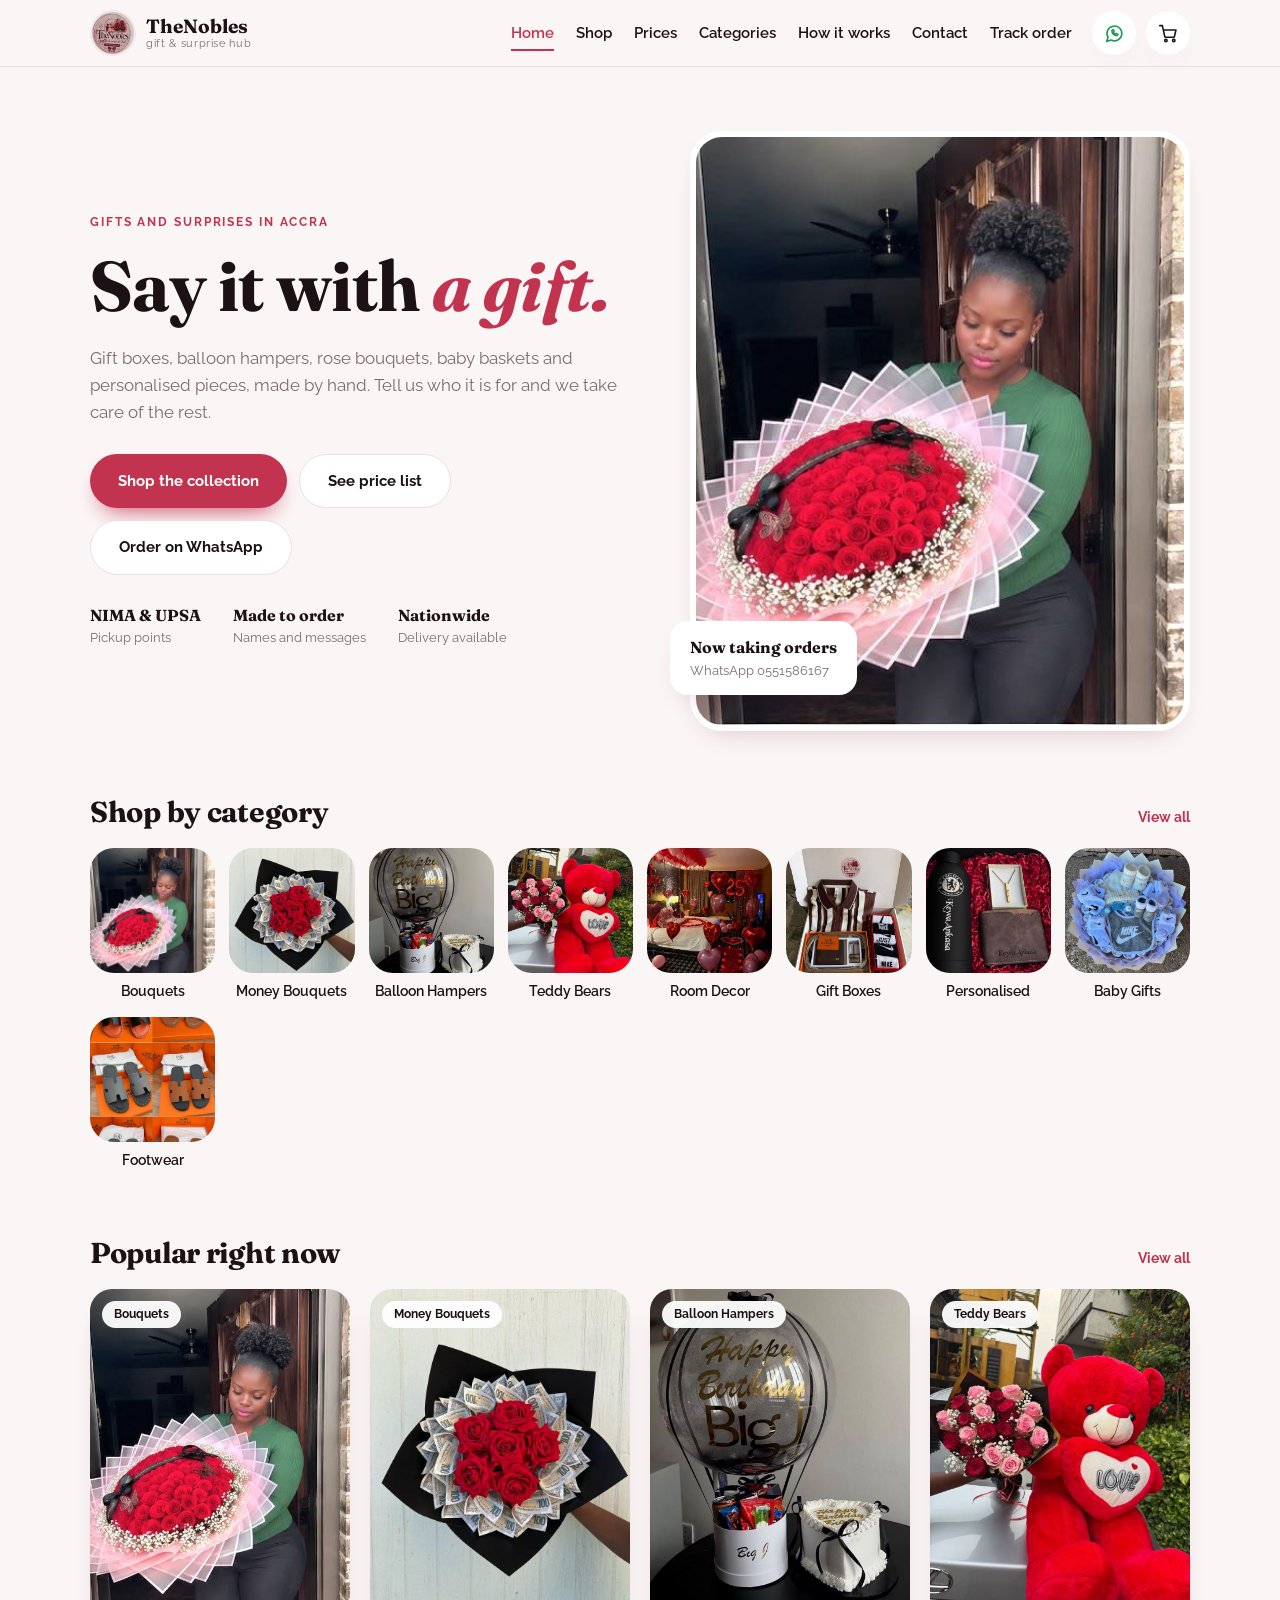
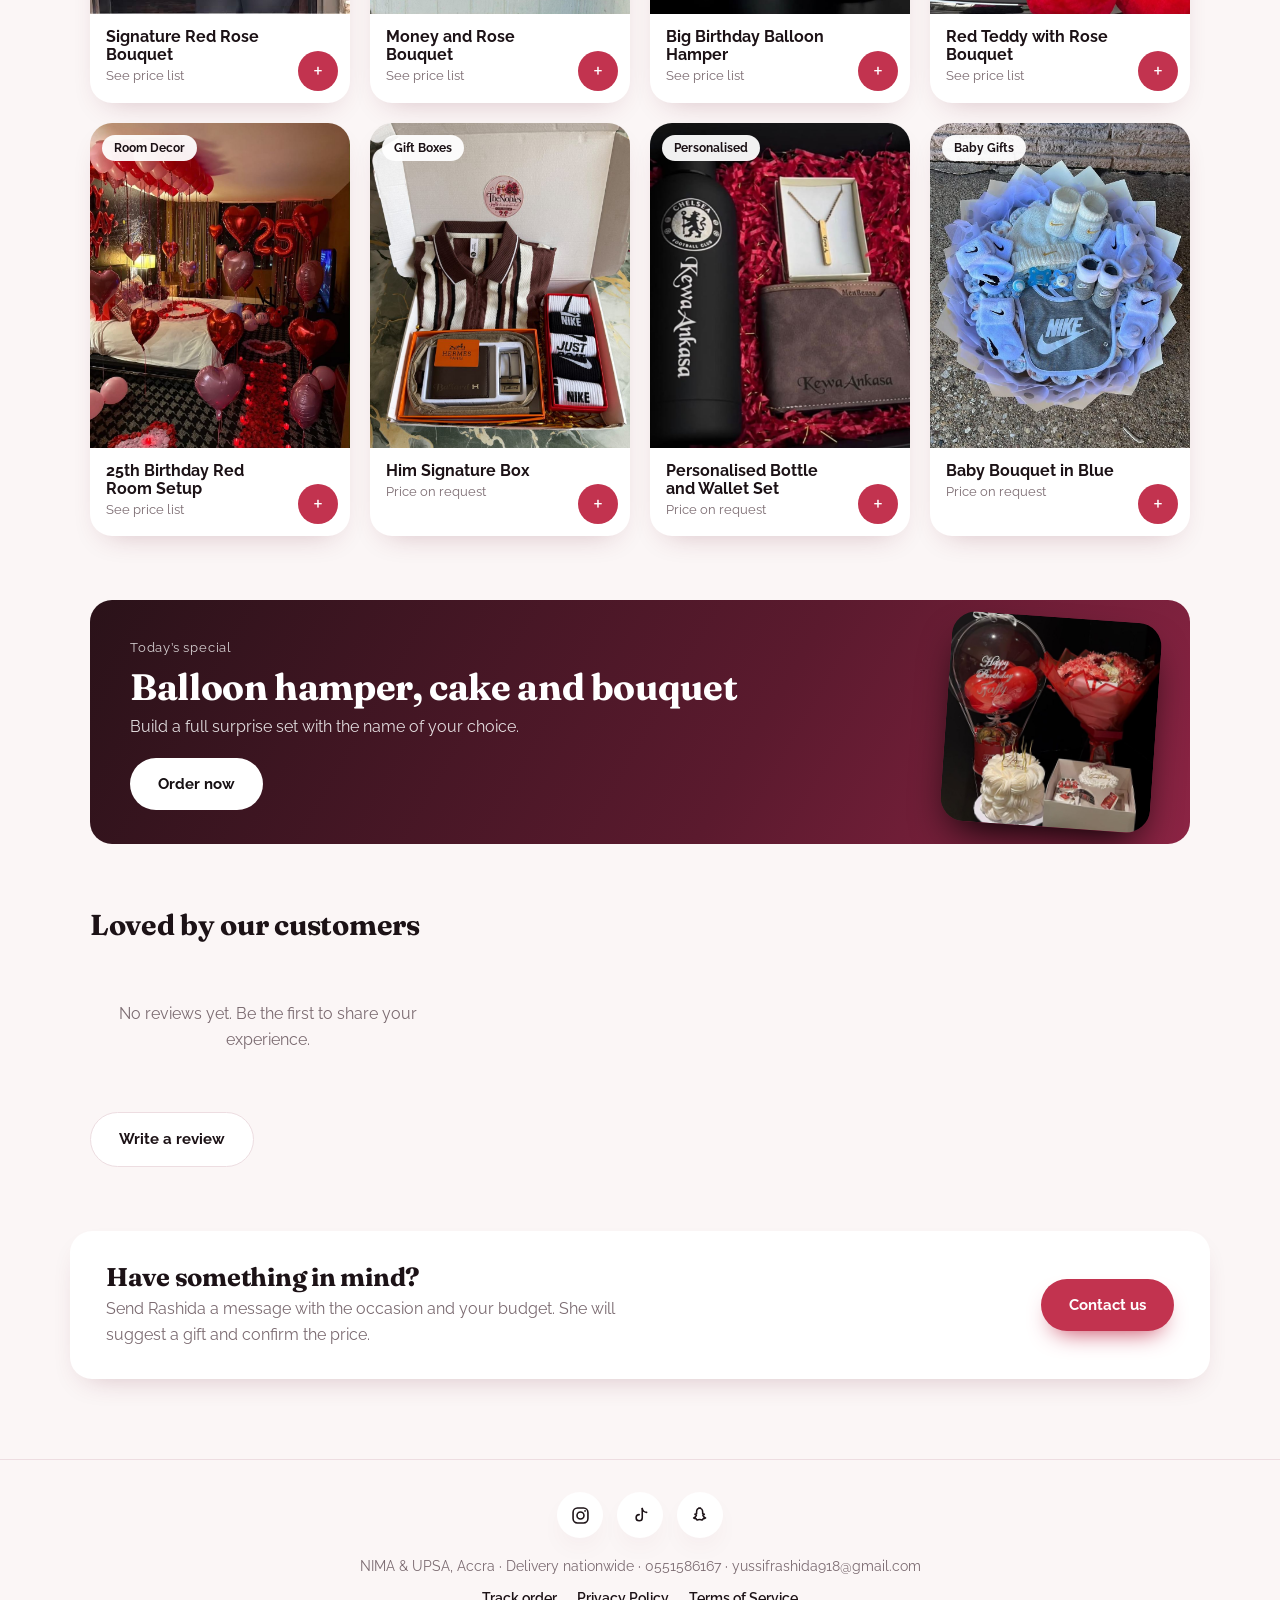
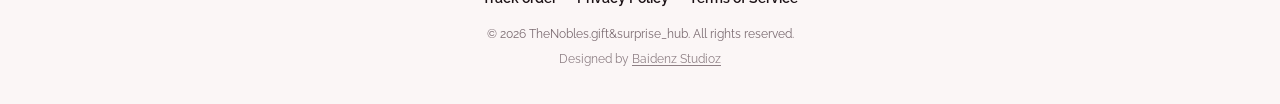
<file: index.html>
<!doctype html>
<html lang="en">
<head>
<meta charset="utf-8">
<meta name="viewport" content="width=device-width, initial-scale=1, viewport-fit=cover">
<title>TheNobles.gift&surprise_hub | Gifts and Surprises in Accra</title>
<meta name="description" content="Gift boxes, balloon hampers, rose bouquets, baby baskets and personalised gifts in Accra (NIMA and UPSA). Order on WhatsApp 0551586167.">
<meta name="theme-color" content="#c2334f">
<link rel="canonical" href="https://nobles-gift-hub-accra.vercel.app/">
<link rel="icon" href="/favicon.ico" sizes="any">
<link rel="icon" type="image/png" sizes="32x32" href="/icons/favicon-32.png">
<link rel="icon" type="image/png" sizes="192x192" href="/icons/favicon-192.png">
<link rel="apple-touch-icon" href="/icons/apple-touch-icon.png">
<link rel="manifest" href="/manifest.webmanifest">
<meta property="og:type" content="website">
<meta property="og:site_name" content="TheNobles.gift&amp;surprise_hub">
<meta property="og:locale" content="en_GH">
<meta property="og:title" content="TheNobles.gift&amp;surprise_hub | Gifts and Surprises in Accra">
<meta property="og:description" content="Gift boxes, balloon hampers, rose bouquets, baby baskets and personalised gifts in Accra (NIMA and UPSA). Order on WhatsApp 0551586167.">
<meta property="og:url" content="https://nobles-gift-hub-accra.vercel.app/">
<meta property="og:image" content="https://nobles-gift-hub-accra.vercel.app/icons/og-image.jpg">
<meta property="og:image:secure_url" content="https://nobles-gift-hub-accra.vercel.app/icons/og-image.jpg">
<meta property="og:image:type" content="image/jpeg">
<meta property="og:image:width" content="1200">
<meta property="og:image:height" content="630">
<meta property="og:image:alt" content="TheNobles gift and surprise hub: Rashida holding a red rose bouquet">
<meta name="twitter:card" content="summary_large_image">
<meta name="twitter:title" content="TheNobles.gift&amp;surprise_hub | Gifts and Surprises in Accra">
<meta name="twitter:description" content="Gift boxes, balloon hampers, rose bouquets, baby baskets and personalised gifts in Accra (NIMA and UPSA). Order on WhatsApp 0551586167.">
<meta name="twitter:image" content="https://nobles-gift-hub-accra.vercel.app/icons/og-image.jpg">
<link rel="preconnect" href="https://fonts.googleapis.com">
<link rel="preconnect" href="https://fonts.gstatic.com" crossorigin>
<link href="https://fonts.googleapis.com/css2?family=Fraunces:opsz,wght@9..144,600;9..144,700&family=Raleway:wght@400;500;600;700&display=swap" rel="stylesheet">
<link rel="stylesheet" href="style.css">
<script type="application/ld+json">
{"@context":"https://schema.org","@type":"Store","name":"TheNobles.gift&surprise_hub","telephone":"+233551586167","email":"yussifrashida918@gmail.com","founder":"Rashida Yussif","address":{"@type":"PostalAddress","addressLocality":"Accra","addressCountry":"GH","streetAddress":"NIMA & UPSA"},"image":"https://nobles-gift-hub-accra.vercel.app/icons/og-image.jpg","url":"https://nobles-gift-hub-accra.vercel.app/","logo":"https://nobles-gift-hub-accra.vercel.app/icons/favicon-512.png"}
</script>
</head>
<body data-page="home">
<main>
<!-- Phone hero -->
<section class="m-hero">
  <form class="m-search" id="mSearch" role="search">
    <input id="mq" type="search" placeholder="Search for gifts, flowers" aria-label="Search gifts">
    <button type="submit" aria-label="Search"><svg viewBox="0 0 24 24" fill="none" stroke="currentColor" stroke-width="2" stroke-linecap="round"><circle cx="11" cy="11" r="7"/><path d="m20 20-3.5-3.5"/></svg></button>
  </form>
  <div class="m-slides" id="mSlides">
    <article class="m-slide" style="--bg:url(img/p16.jpg)"><small>Fresh and romantic</small><h2>Roses made to order</h2><p>Hand wrapped in Accra, delivered nationwide</p><a class="btn primary" href="shop.html?cat=bouquets">Order now</a></article>
    <article class="m-slide" style="--bg:url(img/p10.jpg)"><small>Today’s special</small><h2>Balloon, cake and bouquet sets</h2><p>Named surprise hampers</p><a class="btn primary" href="shop.html?cat=balloons">Order now</a></article>
    <article class="m-slide" style="--bg:url(img/p02.jpg)"><small>For him and her</small><h2>Luxury gift boxes</h2><p>Polos, bags, watches and more</p><a class="btn primary" href="shop.html?cat=boxes">Order now</a></article>
  </div>
  <div class="m-dots" id="mDots"><i class="on"></i><i></i><i></i></div>
</section>

<!-- Desktop hero -->
<section class="hero wrap">
  <div class="hero-copy">
    <p class="eyebrow">Gifts and surprises in Accra</p>
    <h1>Say it with <em>a gift.</em></h1>
    <p class="lead">Gift boxes, balloon hampers, rose bouquets, baby baskets and personalised pieces, made by hand. Tell us who it is for and we take care of the rest.</p>
    <div class="cta">
      <a class="btn primary" href="shop.html">Shop the collection</a>
      <a class="btn ghost" href="prices.html">See price list</a>
      <a class="btn ghost" href="https://wa.me/233551586167?text=Hello%20TheNobles%2C%20I%20want%20to%20order%20a%20gift" target="_blank" rel="noopener">Order on WhatsApp</a>
    </div>
    <ul class="trust">
      <li><b>NIMA &amp; UPSA</b><span>Pickup points</span></li>
      <li><b>Made to order</b><span>Names and messages</span></li>
      <li><b>Nationwide</b><span>Delivery available</span></li>
    </ul>
  </div>
  <div class="hero-photo">
    <img src="img/p16.jpg" alt="Rashida holding a red rose bouquet" fetchpriority="high">
    <div class="chip-card"><b>Now taking orders</b><span>WhatsApp 0551586167</span></div>
  </div>
</section>

<section class="wrap" id="categories">
  <div class="sec-head"><h2>Shop by category</h2><a class="more" href="categories.html">View all</a></div>
  <div class="cats" id="cats"></div>
</section>

<section class="wrap">
  <div class="sec-head"><h2>Popular right now</h2><a class="more" href="shop.html">View all</a></div>
  <div class="grid" id="featured"></div>
</section>

<section class="wrap">
  <div class="promo">
    <div>
      <small>Today’s special</small>
      <h2>Balloon hamper, cake and bouquet</h2>
      <p>Build a full surprise set with the name of your choice.</p>
      <a class="btn light" href="shop.html?cat=balloons">Order now</a>
    </div>
    <img src="img/p10.jpg" alt="Birthday balloon, bouquet and cake set" loading="lazy">
  </div>
</section>

<section class="wrap" id="reviews" hidden>
  <div class="sec-head"><h2>Loved by our customers</h2><div class="rating" id="reviewSummary"></div></div>
  <div class="reviews" id="reviewList"></div>
  <button class="btn ghost" data-review style="margin-top:20px">Write a review</button>
</section>

<section class="wrap band">
  <div>
    <h2>Have something in mind?</h2>
    <p>Send Rashida a message with the occasion and your budget. She will suggest a gift and confirm the price.</p>
  </div>
  <a class="btn primary" href="contact.html">Contact us</a>
</section>

</main>
<script src="config.js"></script>
<script src="sb.js"></script>
<script src="app.js"></script>
</body>
</html>
</file>
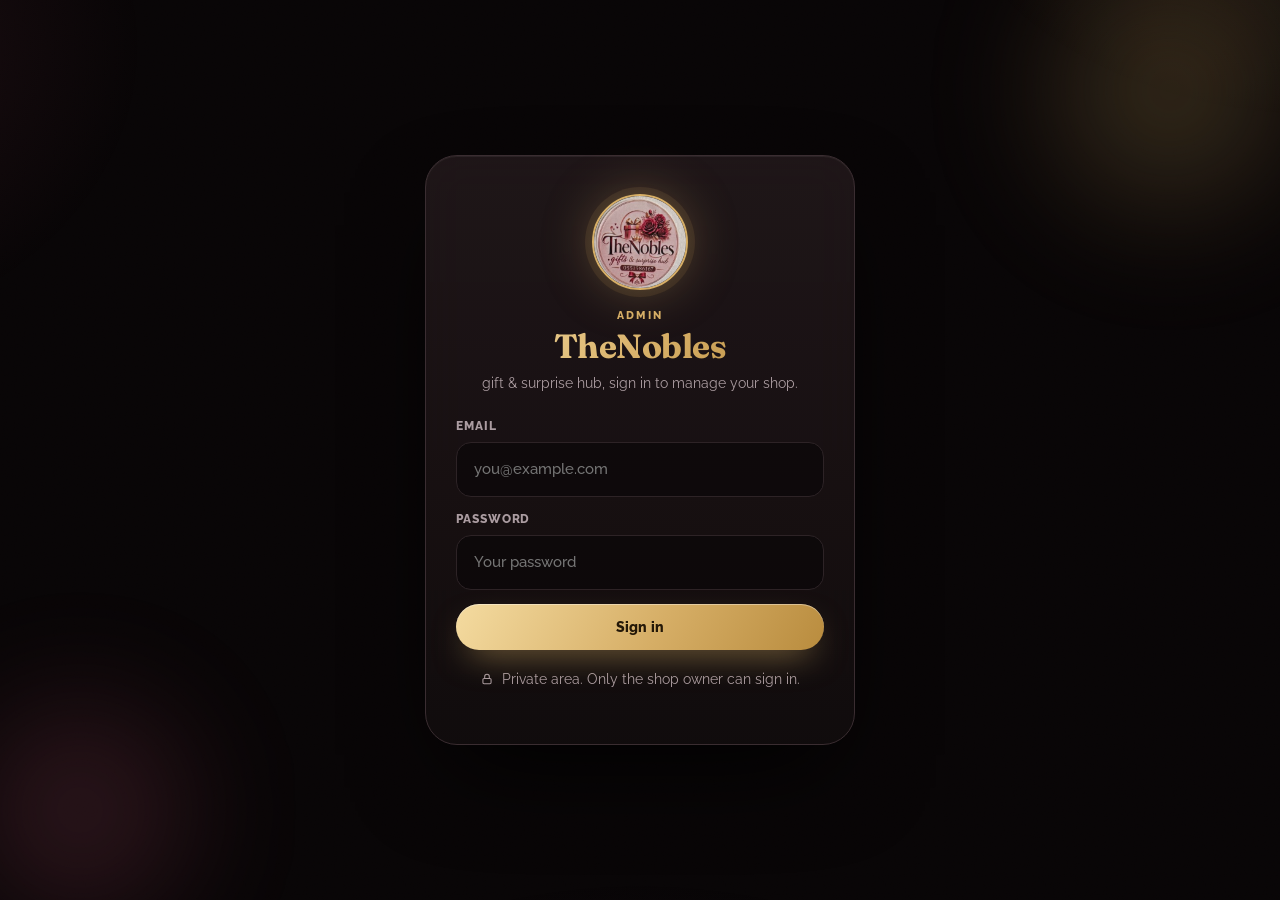
<file: admin/index.html>
<!doctype html>
<html lang="en">
<head>
<meta charset="utf-8">
<meta name="viewport" content="width=device-width, initial-scale=1, viewport-fit=cover">
<meta name="robots" content="noindex, nofollow">
<meta name="theme-color" content="#0c0809">
<title>TheNobles Admin</title>
<link rel="icon" href="/favicon.ico" sizes="any">
<link rel="icon" type="image/png" sizes="32x32" href="/icons/favicon-32.png">
<link rel="icon" type="image/png" sizes="192x192" href="/icons/favicon-192.png">
<link rel="apple-touch-icon" href="/icons/apple-touch-icon.png">

<link rel="preconnect" href="https://fonts.googleapis.com">
<link rel="preconnect" href="https://fonts.gstatic.com" crossorigin>
<link href="https://fonts.googleapis.com/css2?family=Fraunces:opsz,wght@9..144,600;9..144,700&family=Raleway:wght@400;500;600;700;800&display=swap" rel="stylesheet">
<link rel="stylesheet" href="/admin/admin.css">
</head>
<body>
<div id="app" aria-live="polite"></div>
<div class="toast" id="toast" role="status"></div>
<script src="/config.js"></script>
<script src="/sb.js"></script>
<script src="/admin/admin.js"></script>
</body>
</html>
</file>
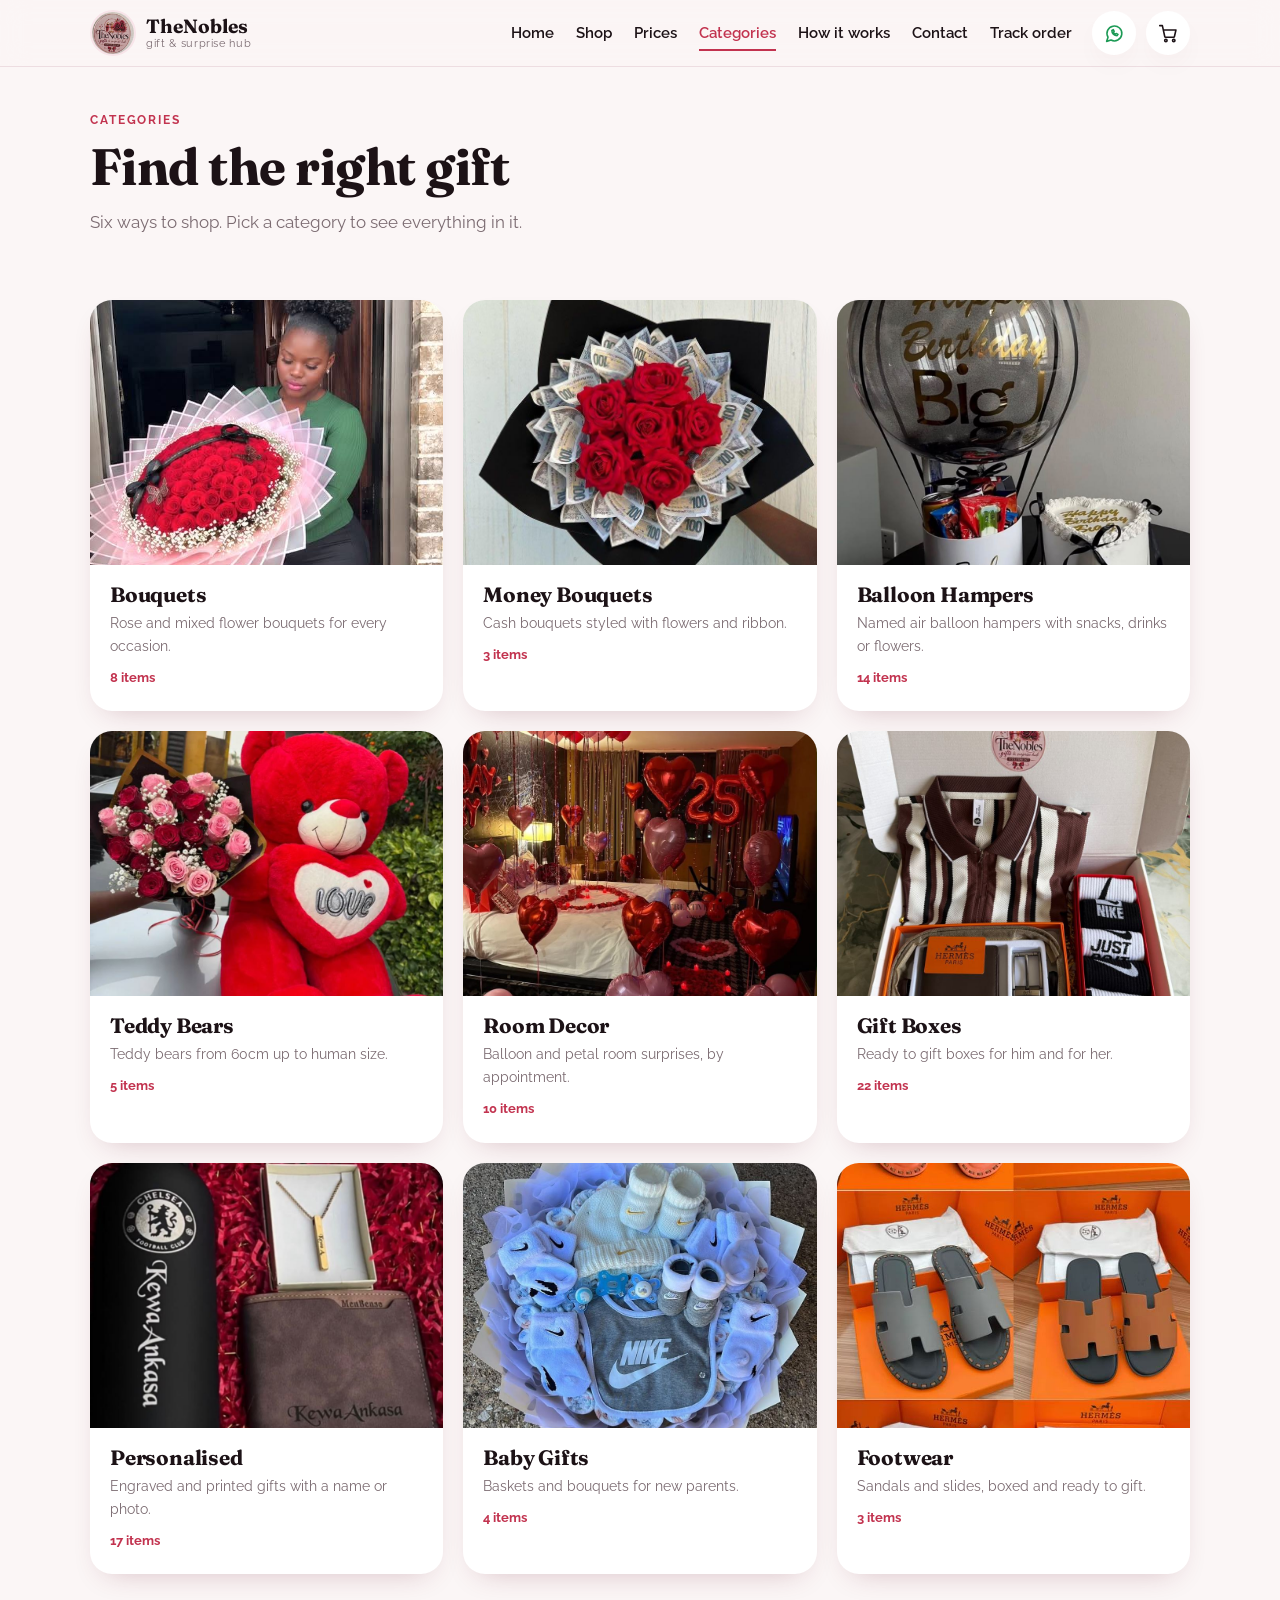
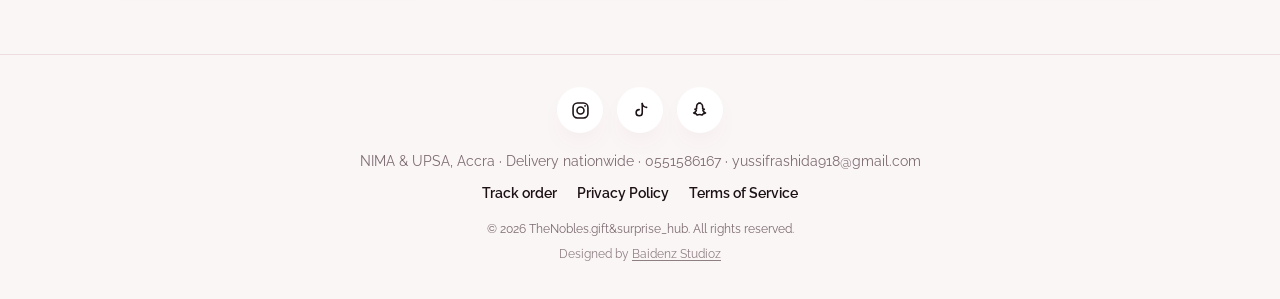
<file: categories.html>
<!doctype html>
<html lang="en">
<head>
<meta charset="utf-8">
<meta name="viewport" content="width=device-width, initial-scale=1, viewport-fit=cover">
<title>Categories | TheNobles.gift&surprise_hub</title>
<meta name="description" content="Shop TheNobles by category: balloon hampers, gift boxes, bouquets, baby gifts, personalised gifts and footwear.">
<meta name="theme-color" content="#c2334f">
<link rel="canonical" href="https://nobles-gift-hub-accra.vercel.app/categories.html">
<link rel="icon" href="/favicon.ico" sizes="any">
<link rel="icon" type="image/png" sizes="32x32" href="/icons/favicon-32.png">
<link rel="icon" type="image/png" sizes="192x192" href="/icons/favicon-192.png">
<link rel="apple-touch-icon" href="/icons/apple-touch-icon.png">
<link rel="manifest" href="/manifest.webmanifest">
<meta property="og:type" content="website">
<meta property="og:site_name" content="TheNobles.gift&amp;surprise_hub">
<meta property="og:locale" content="en_GH">
<meta property="og:title" content="Categories | TheNobles.gift&amp;surprise_hub">
<meta property="og:description" content="Shop TheNobles by category: balloon hampers, gift boxes, bouquets, baby gifts, personalised gifts and footwear.">
<meta property="og:url" content="https://nobles-gift-hub-accra.vercel.app/categories.html">
<meta property="og:image" content="https://nobles-gift-hub-accra.vercel.app/icons/og-image.jpg">
<meta property="og:image:secure_url" content="https://nobles-gift-hub-accra.vercel.app/icons/og-image.jpg">
<meta property="og:image:type" content="image/jpeg">
<meta property="og:image:width" content="1200">
<meta property="og:image:height" content="630">
<meta property="og:image:alt" content="TheNobles gift and surprise hub: Rashida holding a red rose bouquet">
<meta name="twitter:card" content="summary_large_image">
<meta name="twitter:title" content="Categories | TheNobles.gift&amp;surprise_hub">
<meta name="twitter:description" content="Shop TheNobles by category: balloon hampers, gift boxes, bouquets, baby gifts, personalised gifts and footwear.">
<meta name="twitter:image" content="https://nobles-gift-hub-accra.vercel.app/icons/og-image.jpg">
<link rel="preconnect" href="https://fonts.googleapis.com">
<link rel="preconnect" href="https://fonts.gstatic.com" crossorigin>
<link href="https://fonts.googleapis.com/css2?family=Fraunces:opsz,wght@9..144,600;9..144,700&family=Raleway:wght@400;500;600;700&display=swap" rel="stylesheet">
<link rel="stylesheet" href="style.css">
</head>
<body data-page="categories">
<main>
<section class="wrap page-head">
  <p class="eyebrow">Categories</p>
  <h1>Find the right gift</h1>
  <p class="lead">Six ways to shop. Pick a category to see everything in it.</p>
</section>
<section class="wrap"><div class="cat-cards" id="catPage"></div></section>
</main>
<script src="config.js"></script>
<script src="sb.js"></script>
<script src="app.js"></script>
</body>
</html>
</file>
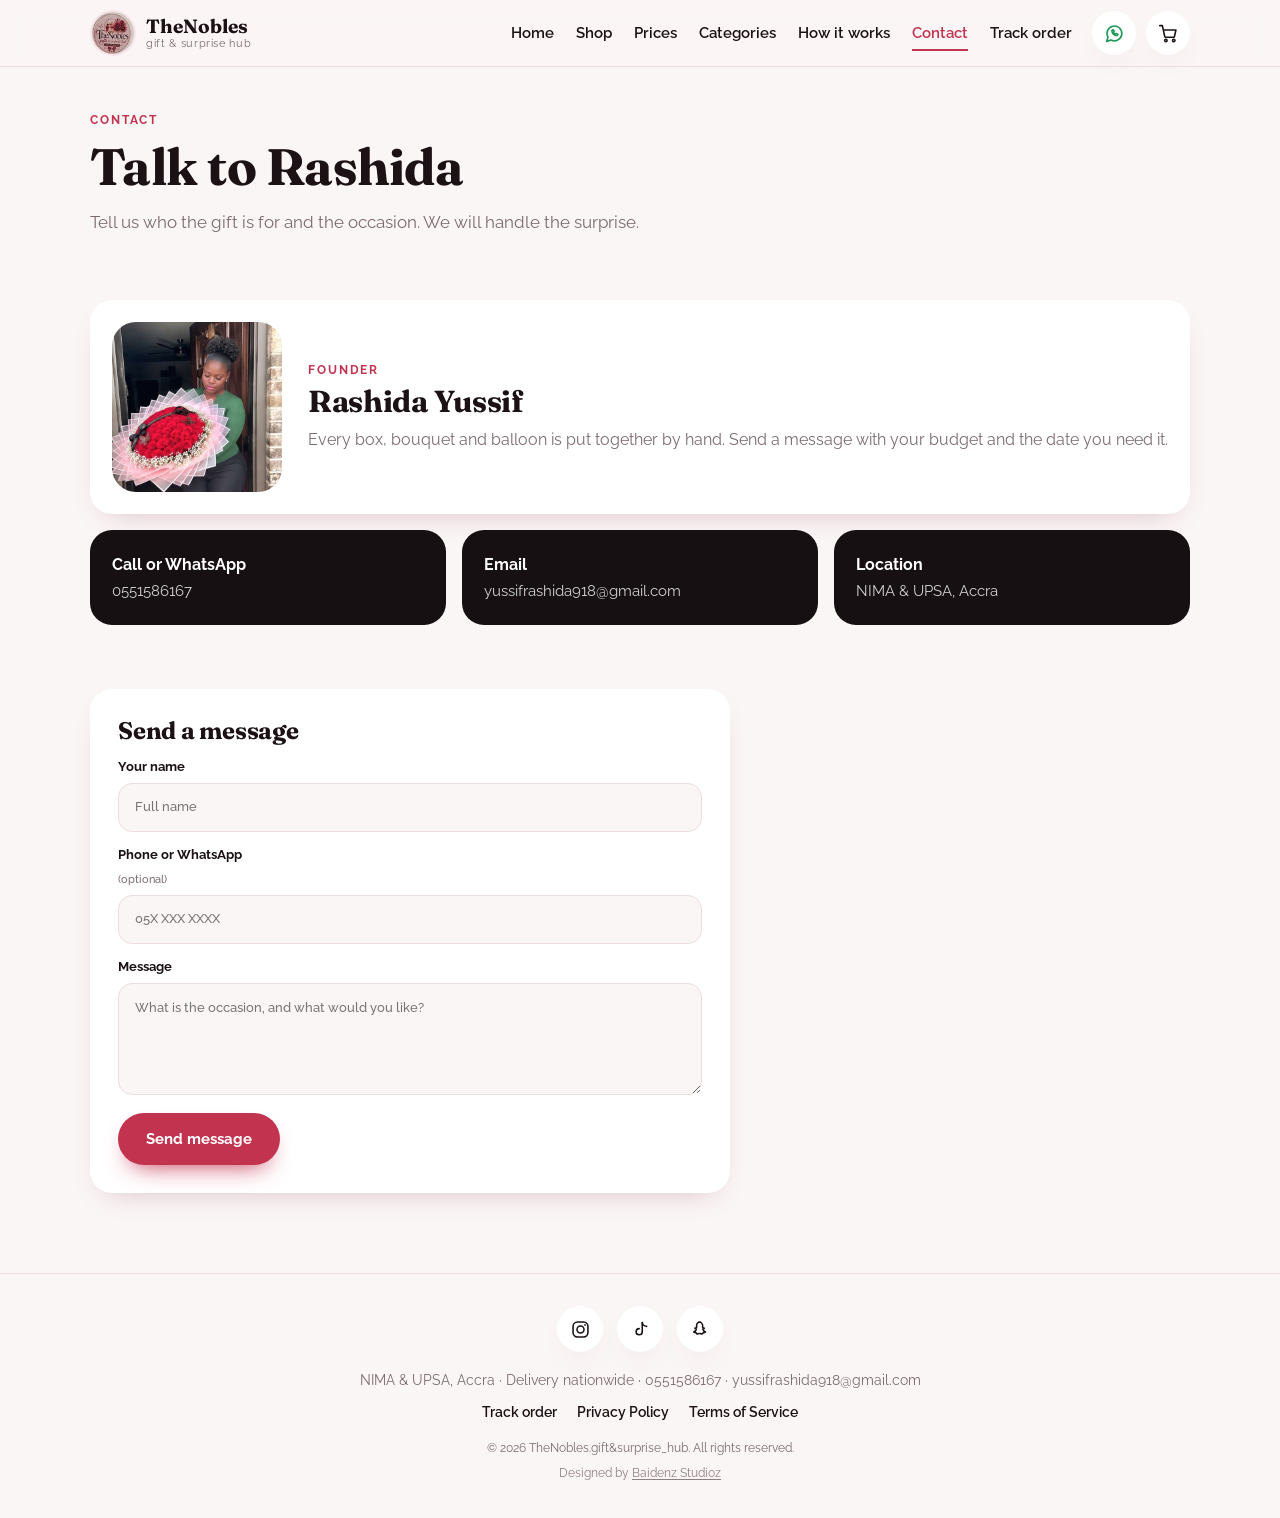
<file: contact.html>
<!doctype html>
<html lang="en">
<head>
<meta charset="utf-8">
<meta name="viewport" content="width=device-width, initial-scale=1, viewport-fit=cover">
<title>Contact | TheNobles.gift&surprise_hub</title>
<meta name="description" content="Contact Rashida at TheNobles. Call or WhatsApp 0551586167, email yussifrashida918@gmail.com. Located at NIMA and UPSA, Accra.">
<meta name="theme-color" content="#c2334f">
<link rel="canonical" href="https://nobles-gift-hub-accra.vercel.app/contact.html">
<link rel="icon" href="/favicon.ico" sizes="any">
<link rel="icon" type="image/png" sizes="32x32" href="/icons/favicon-32.png">
<link rel="icon" type="image/png" sizes="192x192" href="/icons/favicon-192.png">
<link rel="apple-touch-icon" href="/icons/apple-touch-icon.png">
<link rel="manifest" href="/manifest.webmanifest">
<meta property="og:type" content="website">
<meta property="og:site_name" content="TheNobles.gift&amp;surprise_hub">
<meta property="og:locale" content="en_GH">
<meta property="og:title" content="Contact | TheNobles.gift&amp;surprise_hub">
<meta property="og:description" content="Contact Rashida at TheNobles. Call or WhatsApp 0551586167, email yussifrashida918@gmail.com. Located at NIMA and UPSA, Accra.">
<meta property="og:url" content="https://nobles-gift-hub-accra.vercel.app/contact.html">
<meta property="og:image" content="https://nobles-gift-hub-accra.vercel.app/icons/og-image.jpg">
<meta property="og:image:secure_url" content="https://nobles-gift-hub-accra.vercel.app/icons/og-image.jpg">
<meta property="og:image:type" content="image/jpeg">
<meta property="og:image:width" content="1200">
<meta property="og:image:height" content="630">
<meta property="og:image:alt" content="TheNobles gift and surprise hub: Rashida holding a red rose bouquet">
<meta name="twitter:card" content="summary_large_image">
<meta name="twitter:title" content="Contact | TheNobles.gift&amp;surprise_hub">
<meta name="twitter:description" content="Contact Rashida at TheNobles. Call or WhatsApp 0551586167, email yussifrashida918@gmail.com. Located at NIMA and UPSA, Accra.">
<meta name="twitter:image" content="https://nobles-gift-hub-accra.vercel.app/icons/og-image.jpg">
<link rel="preconnect" href="https://fonts.googleapis.com">
<link rel="preconnect" href="https://fonts.gstatic.com" crossorigin>
<link href="https://fonts.googleapis.com/css2?family=Fraunces:opsz,wght@9..144,600;9..144,700&family=Raleway:wght@400;500;600;700&display=swap" rel="stylesheet">
<link rel="stylesheet" href="style.css">
</head>
<body data-page="contact">
<main>
<section class="wrap page-head">
  <p class="eyebrow">Contact</p>
  <h1>Talk to Rashida</h1>
  <p class="lead">Tell us who the gift is for and the occasion. We will handle the surprise.</p>
</section>
<section class="wrap">
  <div class="owner">
    <img src="img/p16.jpg" alt="Rashida Yussif holding a rose bouquet" loading="lazy">
    <div>
      <p class="eyebrow">Founder</p>
      <h2>Rashida Yussif</h2>
      <p>Every box, bouquet and balloon is put together by hand. Send a message with your budget and the date you need it.</p>
    </div>
  </div>
  <div class="cards">
    <a class="card" href="tel:+233551586167"><b>Call or WhatsApp</b><span>0551586167</span></a>
    <a class="card" href="mailto:yussifrashida918@gmail.com"><b>Email</b><span>yussifrashida918@gmail.com</span></a>
    <a class="card" href="https://www.google.com/maps/search/?api=1&query=UPSA+Accra" target="_blank" rel="noopener"><b>Location</b><span>NIMA &amp; UPSA, Accra</span></a>
  </div>
</section>
<section class="wrap">
  <form class="panel" id="contactForm">
    <h2>Send a message</h2>
    <label class="field">Your name<input name="name" required placeholder="Full name"></label>
    <label class="field">Phone or WhatsApp <small>(optional)</small><input name="phone" inputmode="tel" placeholder="05X XXX XXXX"></label>
    <label class="field">Message<textarea name="message" rows="4" required placeholder="What is the occasion, and what would you like?"></textarea></label>
    <button class="btn primary" type="submit">Send message</button>
  </form>
</section>
</main>
<script src="config.js"></script>
<script src="sb.js"></script>
<script src="app.js"></script>
</body>
</html>
</file>
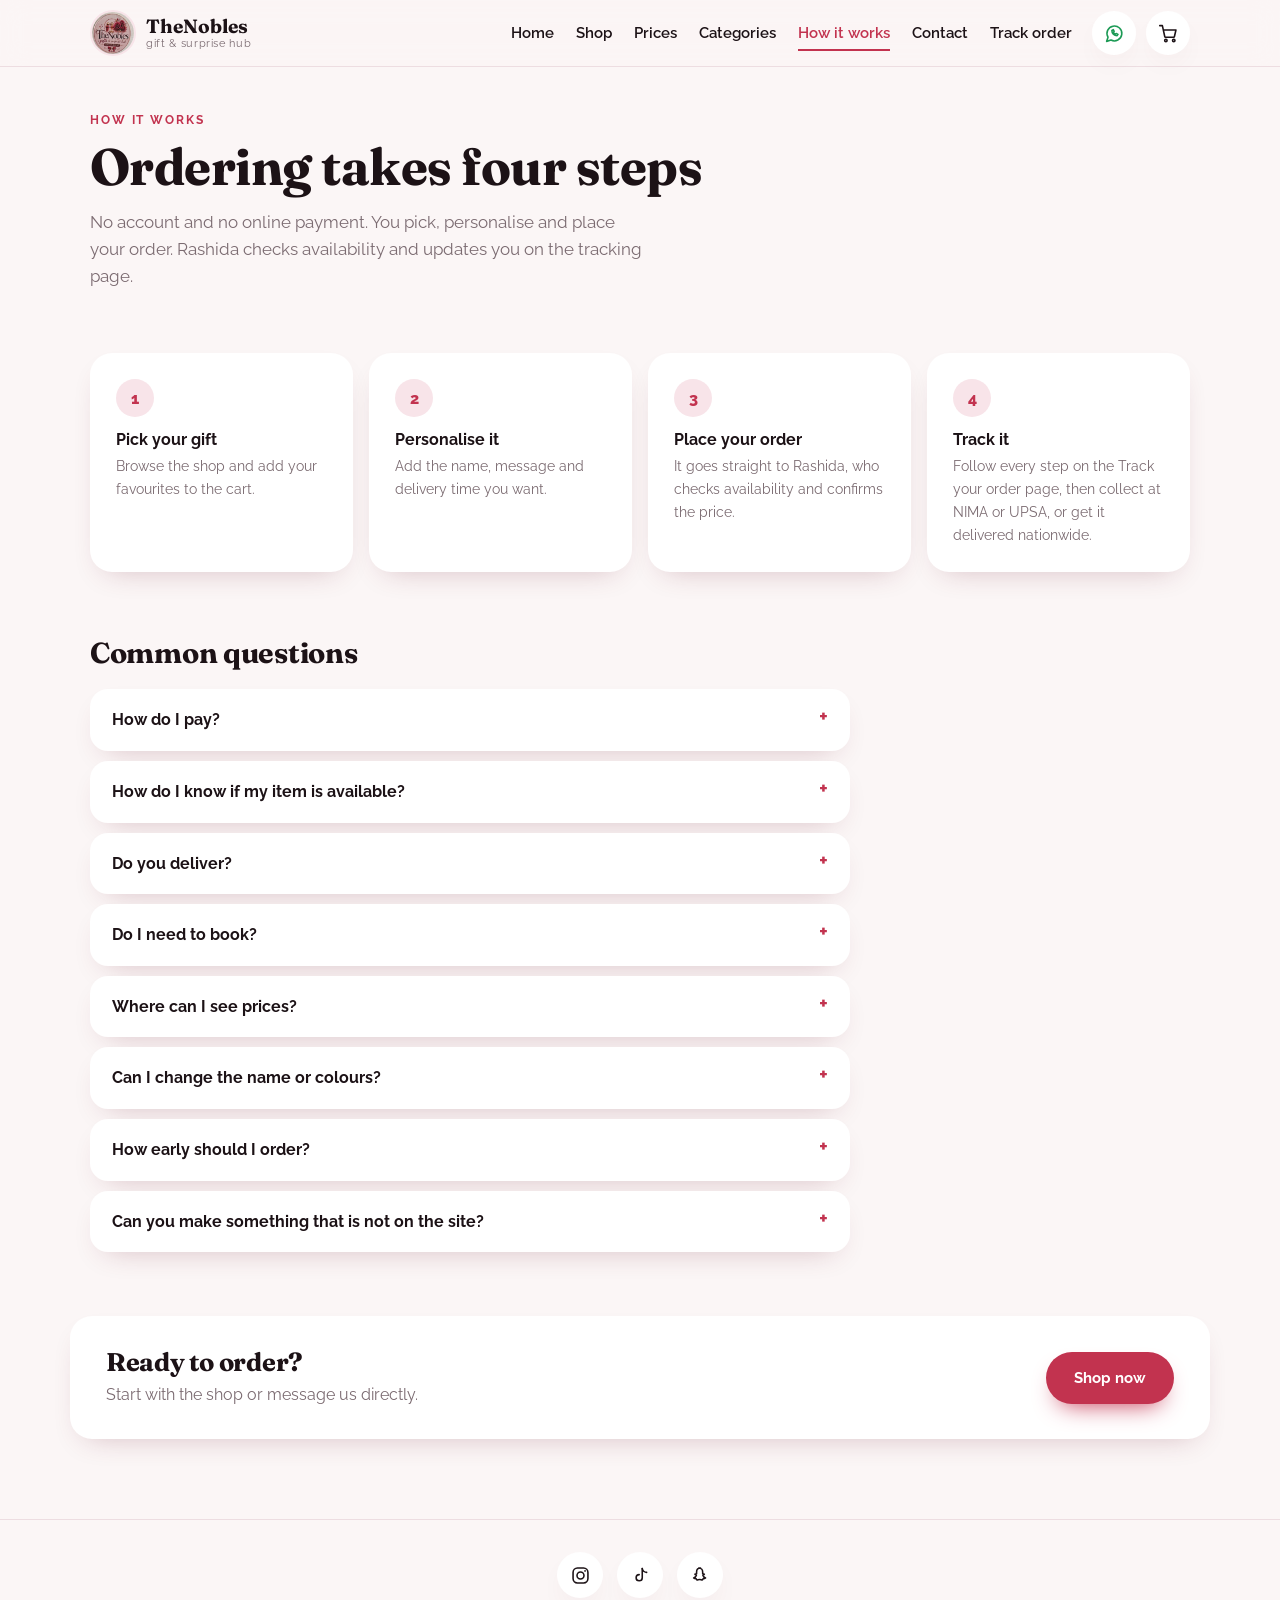
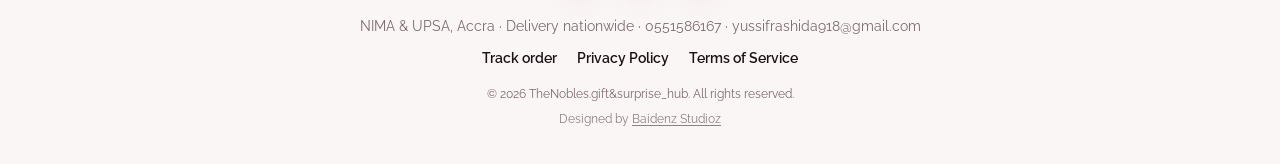
<file: how-it-works.html>
<!doctype html>
<html lang="en">
<head>
<meta charset="utf-8">
<meta name="viewport" content="width=device-width, initial-scale=1, viewport-fit=cover">
<title>How It Works | TheNobles.gift&surprise_hub</title>
<meta name="description" content="How to order from TheNobles: pick a gift, personalise it, place your order, track it online, then pick up or get delivery nationwide.">
<meta name="theme-color" content="#c2334f">
<link rel="canonical" href="https://nobles-gift-hub-accra.vercel.app/how-it-works.html">
<link rel="icon" href="/favicon.ico" sizes="any">
<link rel="icon" type="image/png" sizes="32x32" href="/icons/favicon-32.png">
<link rel="icon" type="image/png" sizes="192x192" href="/icons/favicon-192.png">
<link rel="apple-touch-icon" href="/icons/apple-touch-icon.png">
<link rel="manifest" href="/manifest.webmanifest">
<meta property="og:type" content="website">
<meta property="og:site_name" content="TheNobles.gift&amp;surprise_hub">
<meta property="og:locale" content="en_GH">
<meta property="og:title" content="How It Works | TheNobles.gift&amp;surprise_hub">
<meta property="og:description" content="How to order from TheNobles: pick a gift, personalise it, place your order, track it online, then pick up or get delivery nationwide.">
<meta property="og:url" content="https://nobles-gift-hub-accra.vercel.app/how-it-works.html">
<meta property="og:image" content="https://nobles-gift-hub-accra.vercel.app/icons/og-image.jpg">
<meta property="og:image:secure_url" content="https://nobles-gift-hub-accra.vercel.app/icons/og-image.jpg">
<meta property="og:image:type" content="image/jpeg">
<meta property="og:image:width" content="1200">
<meta property="og:image:height" content="630">
<meta property="og:image:alt" content="TheNobles gift and surprise hub: Rashida holding a red rose bouquet">
<meta name="twitter:card" content="summary_large_image">
<meta name="twitter:title" content="How It Works | TheNobles.gift&amp;surprise_hub">
<meta name="twitter:description" content="How to order from TheNobles: pick a gift, personalise it, place your order, track it online, then pick up or get delivery nationwide.">
<meta name="twitter:image" content="https://nobles-gift-hub-accra.vercel.app/icons/og-image.jpg">
<link rel="preconnect" href="https://fonts.googleapis.com">
<link rel="preconnect" href="https://fonts.gstatic.com" crossorigin>
<link href="https://fonts.googleapis.com/css2?family=Fraunces:opsz,wght@9..144,600;9..144,700&family=Raleway:wght@400;500;600;700&display=swap" rel="stylesheet">
<link rel="stylesheet" href="style.css">
</head>
<body data-page="how">
<main>
<section class="wrap page-head">
  <p class="eyebrow">How it works</p>
  <h1>Ordering takes four steps</h1>
  <p class="lead">No account and no online payment. You pick, personalise and place your order. Rashida checks availability and updates you on the tracking page.</p>
</section>
<section class="wrap">
  <ol class="steps">
    <li><span>1</span><h3>Pick your gift</h3><p>Browse the shop and add your favourites to the cart.</p></li>
    <li><span>2</span><h3>Personalise it</h3><p>Add the name, message and delivery time you want.</p></li>
    <li><span>3</span><h3>Place your order</h3><p>It goes straight to Rashida, who checks availability and confirms the price.</p></li>
    <li><span>4</span><h3>Track it</h3><p>Follow every step on the Track your order page, then collect at NIMA or UPSA, or get it delivered nationwide.</p></li>
  </ol>
</section>
<section class="wrap">
  <div class="sec-head"><h2>Common questions</h2></div>
  <div class="faq">
    <details><summary>How do I pay?</summary><p>Rashida confirms the total and the payment method once she has checked your order. You can see the total on the Track your order page.</p></details>
    <details><summary>How do I know if my item is available?</summary><p>After you order, open <a href="track.html" style="color:var(--rose);text-decoration:underline">Track your order</a> and enter your order number and phone number. Each item shows as available or not available, with a message from Rashida.</p></details>
    <details><summary>Do you deliver?</summary><p>Yes, we deliver nationwide. The delivery fee depends on your location and is confirmed on WhatsApp. You can also pick up at NIMA or UPSA.</p></details>
    <details><summary>Do I need to book?</summary><p>Yes. Our services are strictly by appointment, so message us with the date you need and we will confirm availability.</p></details>
    <details><summary>Where can I see prices?</summary><p>Starting prices are on the <a href="prices.html" style="color:var(--rose);text-decoration:underline">price list</a>. Rashida confirms the final price for your exact choices on WhatsApp.</p></details>
    <details><summary>Can I change the name or colours?</summary><p>Yes. Balloons, boxes, ribbons and cards can carry any name or message. Add it when you order or in the notes field at checkout.</p></details>
    <details><summary>How early should I order?</summary><p>As early as you can, especially for custom names, printed phone cases and cakes. For urgent orders, message us on WhatsApp first.</p></details>
    <details><summary>Can you make something that is not on the site?</summary><p>Yes. Send a photo or describe what you want and Rashida will price it.</p></details>
  </div>
</section>
<section class="wrap band">
  <div><h2>Ready to order?</h2><p>Start with the shop or message us directly.</p></div>
  <a class="btn primary" href="shop.html">Shop now</a>
</section>
</main>
<script src="config.js"></script>
<script src="sb.js"></script>
<script src="app.js"></script>
</body>
</html>
</file>
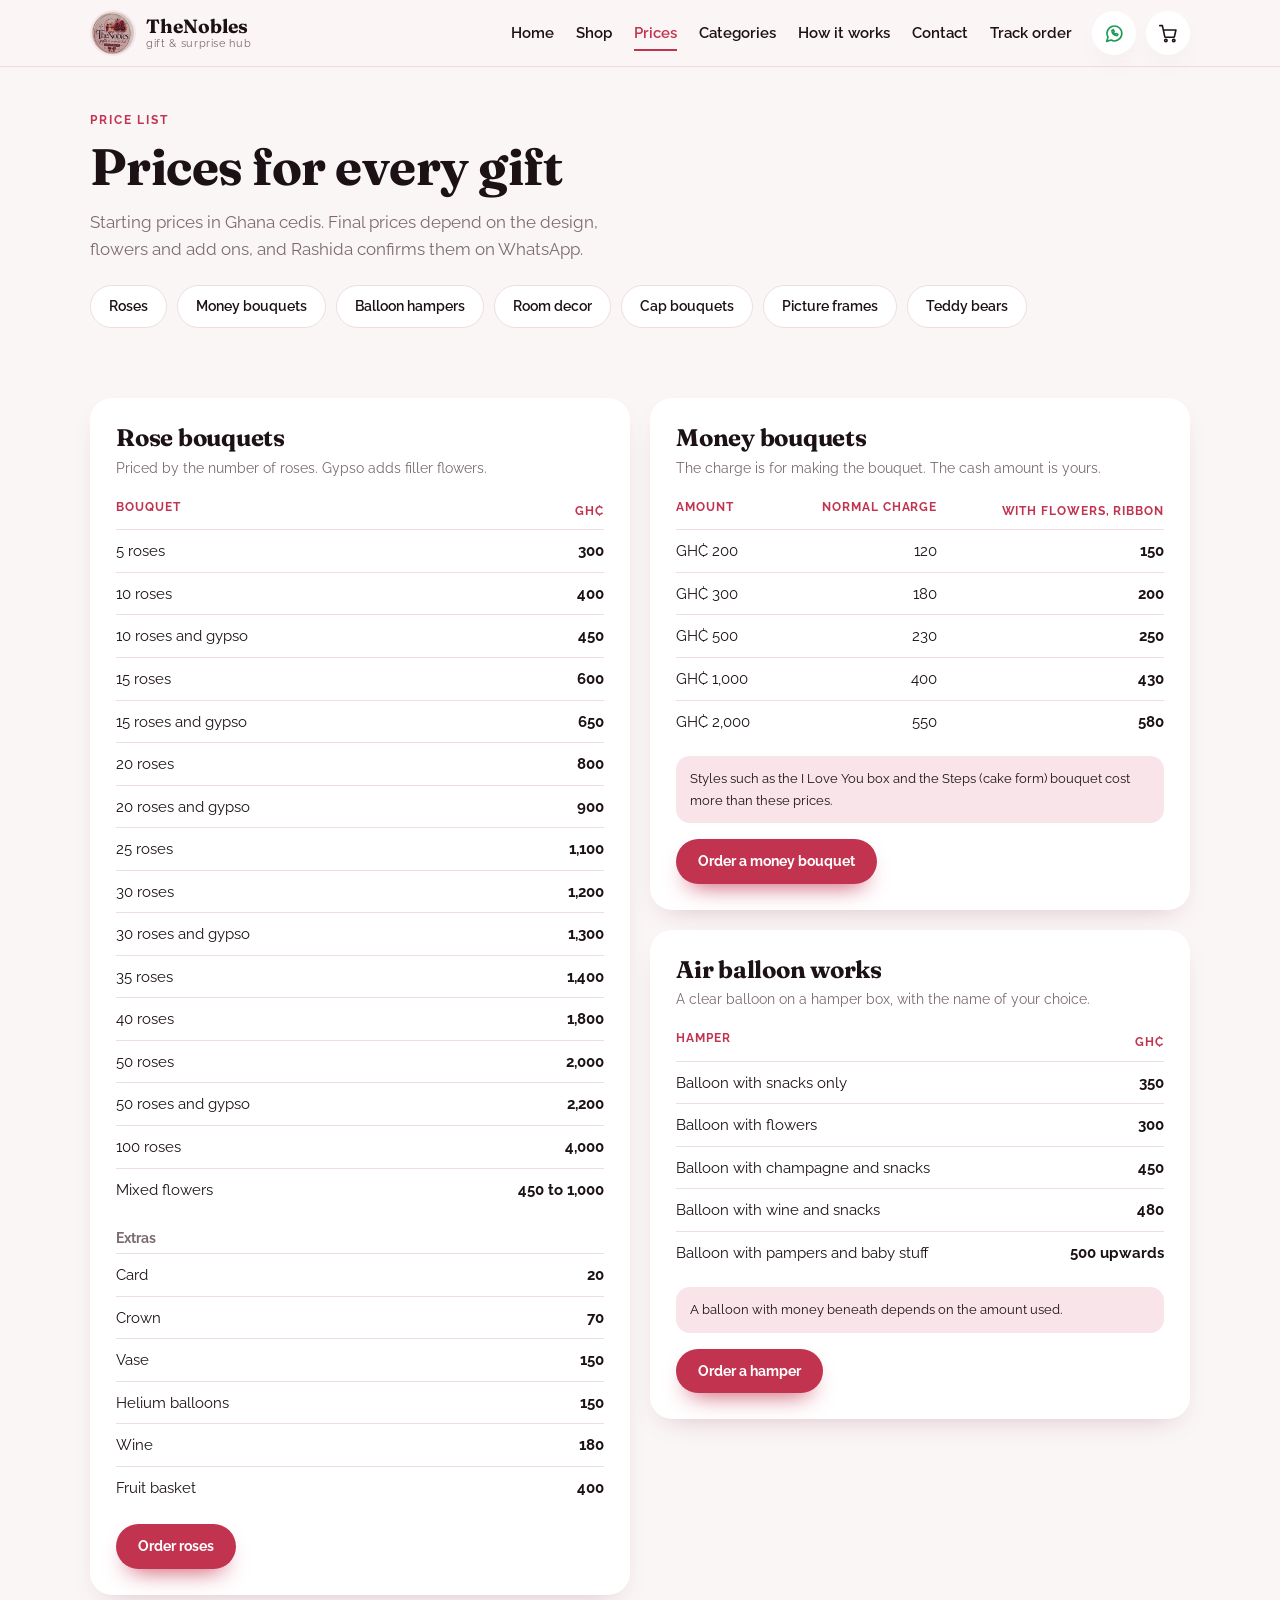
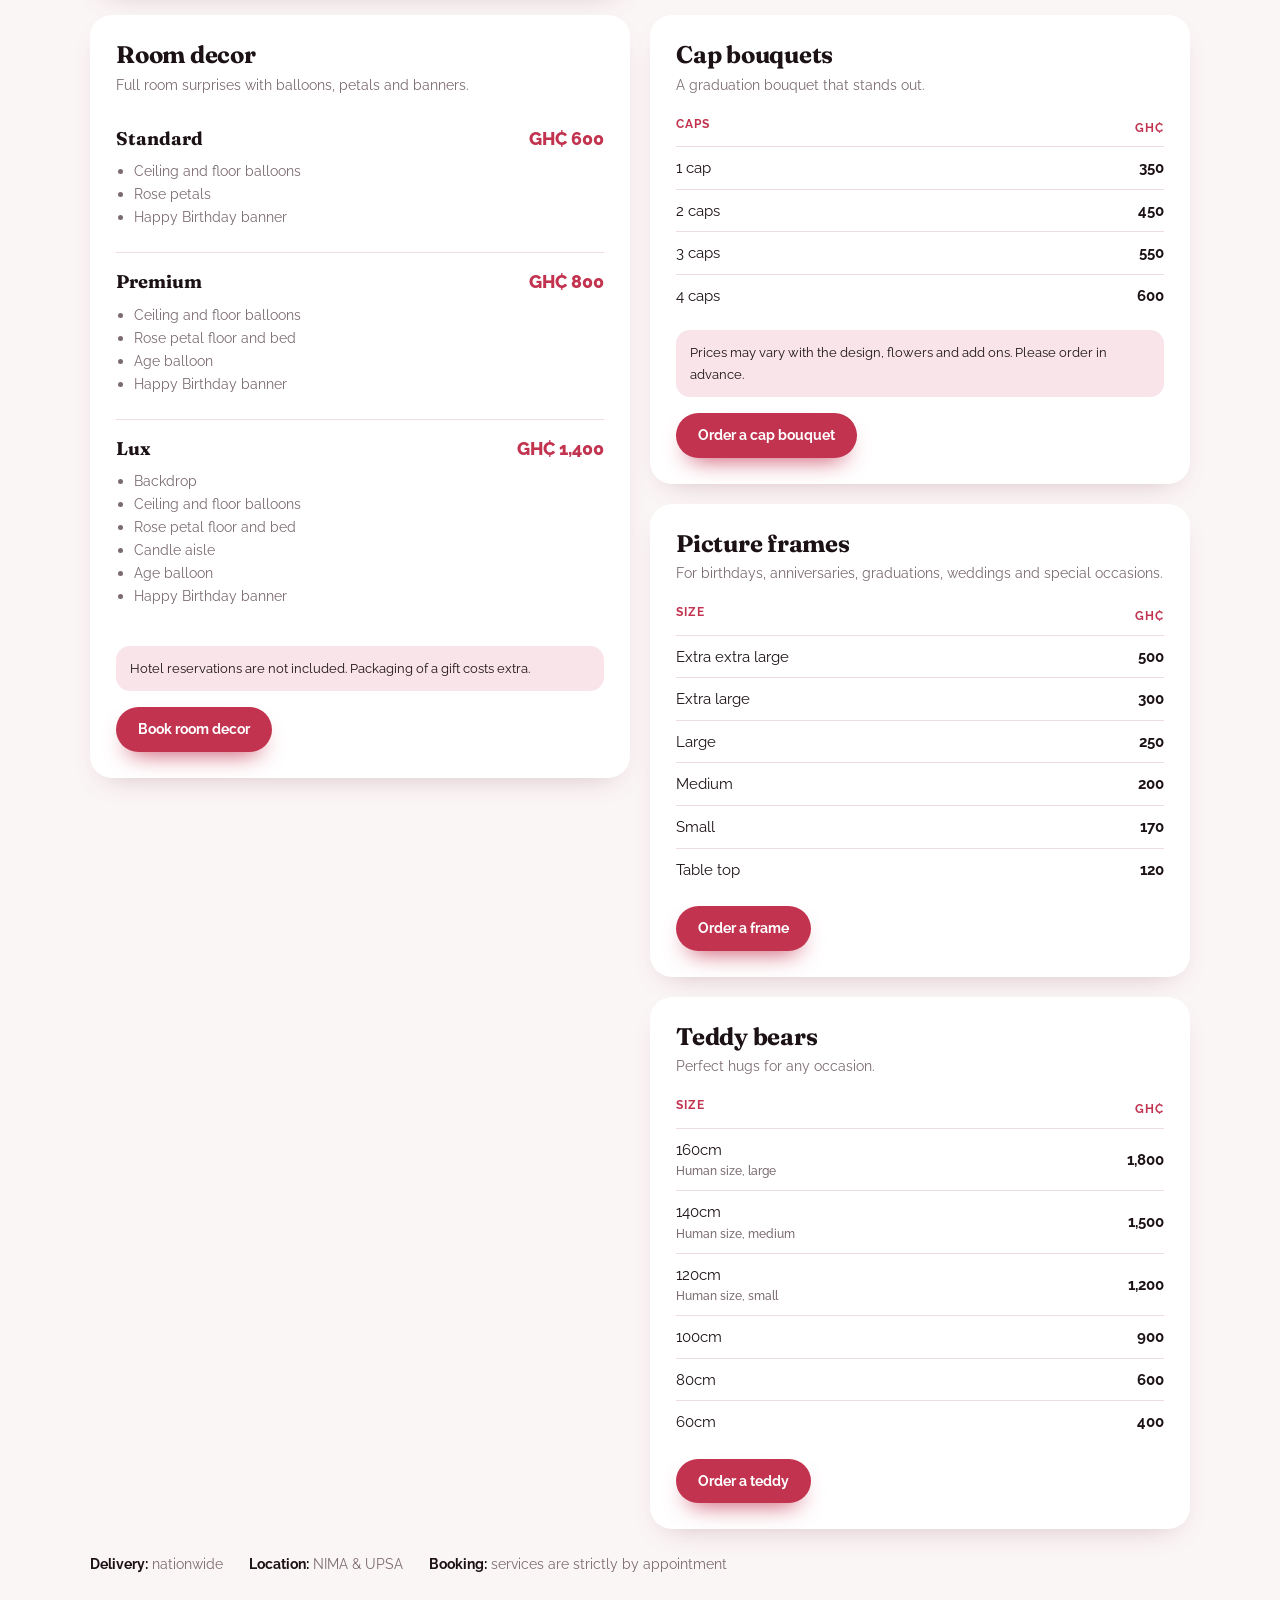
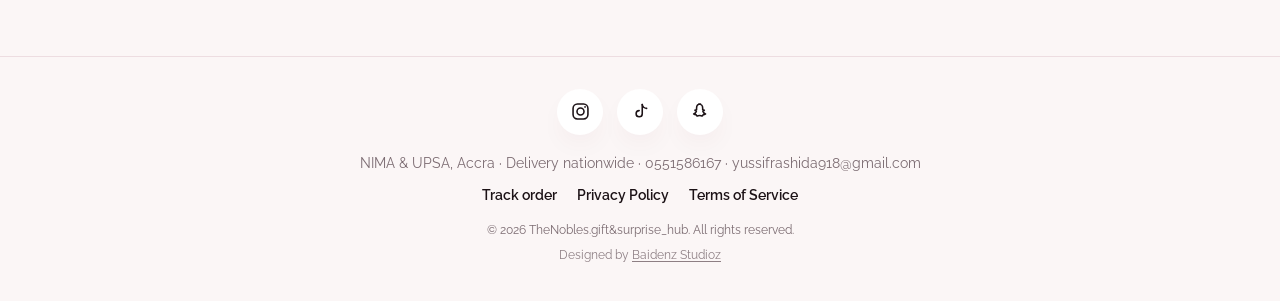
<file: prices.html>
<!doctype html>
<html lang="en">
<head>
<meta charset="utf-8">
<meta name="viewport" content="width=device-width, initial-scale=1, viewport-fit=cover">
<title>Price List | TheNobles.gift&surprise_hub</title>
<meta name="description" content="Prices for rose bouquets, money bouquets, air balloon hampers, room decor, cap bouquets, picture frames and teddy bears from TheNobles.">
<meta name="theme-color" content="#c2334f">
<link rel="canonical" href="https://nobles-gift-hub-accra.vercel.app/prices.html">
<link rel="icon" href="/favicon.ico" sizes="any">
<link rel="icon" type="image/png" sizes="32x32" href="/icons/favicon-32.png">
<link rel="icon" type="image/png" sizes="192x192" href="/icons/favicon-192.png">
<link rel="apple-touch-icon" href="/icons/apple-touch-icon.png">
<link rel="manifest" href="/manifest.webmanifest">
<meta property="og:type" content="website">
<meta property="og:site_name" content="TheNobles.gift&amp;surprise_hub">
<meta property="og:locale" content="en_GH">
<meta property="og:title" content="Price List | TheNobles.gift&amp;surprise_hub">
<meta property="og:description" content="Prices for rose bouquets, money bouquets, air balloon hampers, room decor, cap bouquets, picture frames and teddy bears from TheNobles.">
<meta property="og:url" content="https://nobles-gift-hub-accra.vercel.app/prices.html">
<meta property="og:image" content="https://nobles-gift-hub-accra.vercel.app/icons/og-image.jpg">
<meta property="og:image:secure_url" content="https://nobles-gift-hub-accra.vercel.app/icons/og-image.jpg">
<meta property="og:image:type" content="image/jpeg">
<meta property="og:image:width" content="1200">
<meta property="og:image:height" content="630">
<meta property="og:image:alt" content="TheNobles gift and surprise hub: Rashida holding a red rose bouquet">
<meta name="twitter:card" content="summary_large_image">
<meta name="twitter:title" content="Price List | TheNobles.gift&amp;surprise_hub">
<meta name="twitter:description" content="Prices for rose bouquets, money bouquets, air balloon hampers, room decor, cap bouquets, picture frames and teddy bears from TheNobles.">
<meta name="twitter:image" content="https://nobles-gift-hub-accra.vercel.app/icons/og-image.jpg">
<link rel="preconnect" href="https://fonts.googleapis.com">
<link rel="preconnect" href="https://fonts.gstatic.com" crossorigin>
<link href="https://fonts.googleapis.com/css2?family=Fraunces:opsz,wght@9..144,600;9..144,700&family=Raleway:wght@400;500;600;700&display=swap" rel="stylesheet">
<link rel="stylesheet" href="style.css">
</head>
<body data-page="prices">
<main>
<section class="wrap page-head">
  <p class="eyebrow">Price list</p>
  <h1>Prices for every gift</h1>
  <p class="lead">Starting prices in Ghana cedis. Final prices depend on the design, flowers and add ons, and Rashida confirms them on WhatsApp.</p>
  <div class="pills" style="margin-top:18px">
    <a href="#roses">Roses</a><a href="#money">Money bouquets</a><a href="#balloons">Balloon hampers</a><a href="#decor">Room decor</a><a href="#caps">Cap bouquets</a><a href="#frames">Picture frames</a><a href="#teddy">Teddy bears</a>
  </div>
</section>

<section class="wrap">
  <div class="pl-grid">

    <article class="pl-card" id="roses">
      <h2>Rose bouquets</h2>
      <p>Priced by the number of roses. Gypso adds filler flowers.</p>
      <table>
        <thead><tr><th>Bouquet</th><th>GH₵</th></tr></thead>
        <tbody><tr><td>5 roses</td><td>300</td></tr><tr><td>10 roses</td><td>400</td></tr><tr><td>10 roses and gypso</td><td>450</td></tr><tr><td>15 roses</td><td>600</td></tr><tr><td>15 roses and gypso</td><td>650</td></tr><tr><td>20 roses</td><td>800</td></tr><tr><td>20 roses and gypso</td><td>900</td></tr><tr><td>25 roses</td><td>1,100</td></tr><tr><td>30 roses</td><td>1,200</td></tr><tr><td>30 roses and gypso</td><td>1,300</td></tr><tr><td>35 roses</td><td>1,400</td></tr><tr><td>40 roses</td><td>1,800</td></tr><tr><td>50 roses</td><td>2,000</td></tr><tr><td>50 roses and gypso</td><td>2,200</td></tr><tr><td>100 roses</td><td>4,000</td></tr><tr><td>Mixed flowers</td><td>450 to 1,000</td></tr></tbody>
      </table>
      <p style="margin:16px 0 4px"><b>Extras</b></p>
      <table><tbody><tr><td>Card</td><td>20</td></tr><tr><td>Crown</td><td>70</td></tr><tr><td>Vase</td><td>150</td></tr><tr><td>Helium balloons</td><td>150</td></tr><tr><td>Wine</td><td>180</td></tr><tr><td>Fruit basket</td><td>400</td></tr></tbody></table>
      <a class="btn primary" href="https://wa.me/233551586167?text=Hello%20TheNobles%2C%20I%20would%20like%20to%20order%20a%20rose%20bouquet." target="_blank" rel="noopener">Order roses</a>
    </article>

    <div style="display:grid;gap:20px">
    <article class="pl-card" id="money">
      <h2>Money bouquets</h2>
      <p>The charge is for making the bouquet. The cash amount is yours.</p>
      <table>
        <thead><tr><th>Amount</th><th>Normal charge</th><th>With flowers, ribbon</th></tr></thead>
        <tbody><tr><td>GH₵ 200</td><td>120</td><td>150</td></tr><tr><td>GH₵ 300</td><td>180</td><td>200</td></tr><tr><td>GH₵ 500</td><td>230</td><td>250</td></tr><tr><td>GH₵ 1,000</td><td>400</td><td>430</td></tr><tr><td>GH₵ 2,000</td><td>550</td><td>580</td></tr></tbody>
      </table>
      <div class="note">Styles such as the I Love You box and the Steps (cake form) bouquet cost more than these prices.</div>
      <a class="btn primary" href="https://wa.me/233551586167?text=Hello%20TheNobles%2C%20I%20would%20like%20a%20money%20bouquet." target="_blank" rel="noopener">Order a money bouquet</a>
    </article>

    <article class="pl-card" id="balloons">
      <h2>Air balloon works</h2>
      <p>A clear balloon on a hamper box, with the name of your choice.</p>
      <table>
        <thead><tr><th>Hamper</th><th>GH₵</th></tr></thead>
        <tbody><tr><td>Balloon with snacks only</td><td>350</td></tr><tr><td>Balloon with flowers</td><td>300</td></tr><tr><td>Balloon with champagne and snacks</td><td>450</td></tr><tr><td>Balloon with wine and snacks</td><td>480</td></tr><tr><td>Balloon with pampers and baby stuff</td><td>500 upwards</td></tr></tbody>
      </table>
      <div class="note">A balloon with money beneath depends on the amount used.</div>
      <a class="btn primary" href="https://wa.me/233551586167?text=Hello%20TheNobles%2C%20I%20would%20like%20an%20air%20balloon%20hamper." target="_blank" rel="noopener">Order a hamper</a>
    </article>
    </div>

    <article class="pl-card" id="decor">
      <h2>Room decor</h2>
      <p>Full room surprises with balloons, petals and banners.</p>
      <div class="tier"><div class="tier-head"><b>Standard</b><span>GH₵ 600</span></div><ul><li>Ceiling and floor balloons</li><li>Rose petals</li><li>Happy Birthday banner</li></ul></div>
      <div class="tier"><div class="tier-head"><b>Premium</b><span>GH₵ 800</span></div><ul><li>Ceiling and floor balloons</li><li>Rose petal floor and bed</li><li>Age balloon</li><li>Happy Birthday banner</li></ul></div>
      <div class="tier"><div class="tier-head"><b>Lux</b><span>GH₵ 1,400</span></div><ul><li>Backdrop</li><li>Ceiling and floor balloons</li><li>Rose petal floor and bed</li><li>Candle aisle</li><li>Age balloon</li><li>Happy Birthday banner</li></ul></div>
      <div class="note">Hotel reservations are not included. Packaging of a gift costs extra.</div>
      <a class="btn primary" href="https://wa.me/233551586167?text=Hello%20TheNobles%2C%20I%20would%20like%20to%20book%20room%20decor." target="_blank" rel="noopener">Book room decor</a>
    </article>

    <div style="display:grid;gap:20px">
    <article class="pl-card" id="caps">
      <h2>Cap bouquets</h2>
      <p>A graduation bouquet that stands out.</p>
      <table>
        <thead><tr><th>Caps</th><th>GH₵</th></tr></thead>
        <tbody><tr><td>1 cap</td><td>350</td></tr><tr><td>2 caps</td><td>450</td></tr><tr><td>3 caps</td><td>550</td></tr><tr><td>4 caps</td><td>600</td></tr></tbody>
      </table>
      <div class="note">Prices may vary with the design, flowers and add ons. Please order in advance.</div>
      <a class="btn primary" href="https://wa.me/233551586167?text=Hello%20TheNobles%2C%20I%20would%20like%20a%20cap%20bouquet." target="_blank" rel="noopener">Order a cap bouquet</a>
    </article>

    <article class="pl-card" id="frames">
      <h2>Picture frames</h2>
      <p>For birthdays, anniversaries, graduations, weddings and special occasions.</p>
      <table>
        <thead><tr><th>Size</th><th>GH₵</th></tr></thead>
        <tbody><tr><td>Extra extra large</td><td>500</td></tr><tr><td>Extra large</td><td>300</td></tr><tr><td>Large</td><td>250</td></tr><tr><td>Medium</td><td>200</td></tr><tr><td>Small</td><td>170</td></tr><tr><td>Table top</td><td>120</td></tr></tbody>
      </table>
      <a class="btn primary" href="https://wa.me/233551586167?text=Hello%20TheNobles%2C%20I%20would%20like%20a%20picture%20frame." target="_blank" rel="noopener">Order a frame</a>
    </article>

    <article class="pl-card" id="teddy">
      <h2>Teddy bears</h2>
      <p>Perfect hugs for any occasion.</p>
      <table>
        <thead><tr><th>Size</th><th>GH₵</th></tr></thead>
        <tbody><tr><td>160cm <small>Human size, large</small></td><td>1,800</td></tr><tr><td>140cm <small>Human size, medium</small></td><td>1,500</td></tr><tr><td>120cm <small>Human size, small</small></td><td>1,200</td></tr><tr><td>100cm</td><td>900</td></tr><tr><td>80cm</td><td>600</td></tr><tr><td>60cm</td><td>400</td></tr></tbody>
      </table>
      <a class="btn primary" href="https://wa.me/233551586167?text=Hello%20TheNobles%2C%20I%20would%20like%20a%20teddy%20bear." target="_blank" rel="noopener">Order a teddy</a>
    </article>
    </div>

  </div>
  <p class="pl-notes"><span><b>Delivery:</b> nationwide</span><span><b>Location:</b> NIMA &amp; UPSA</span><span><b>Booking:</b> services are strictly by appointment</span></p>
</section>
</main>
<script src="config.js"></script>
<script src="sb.js"></script>
<script src="app.js"></script>
</body>
</html>
</file>
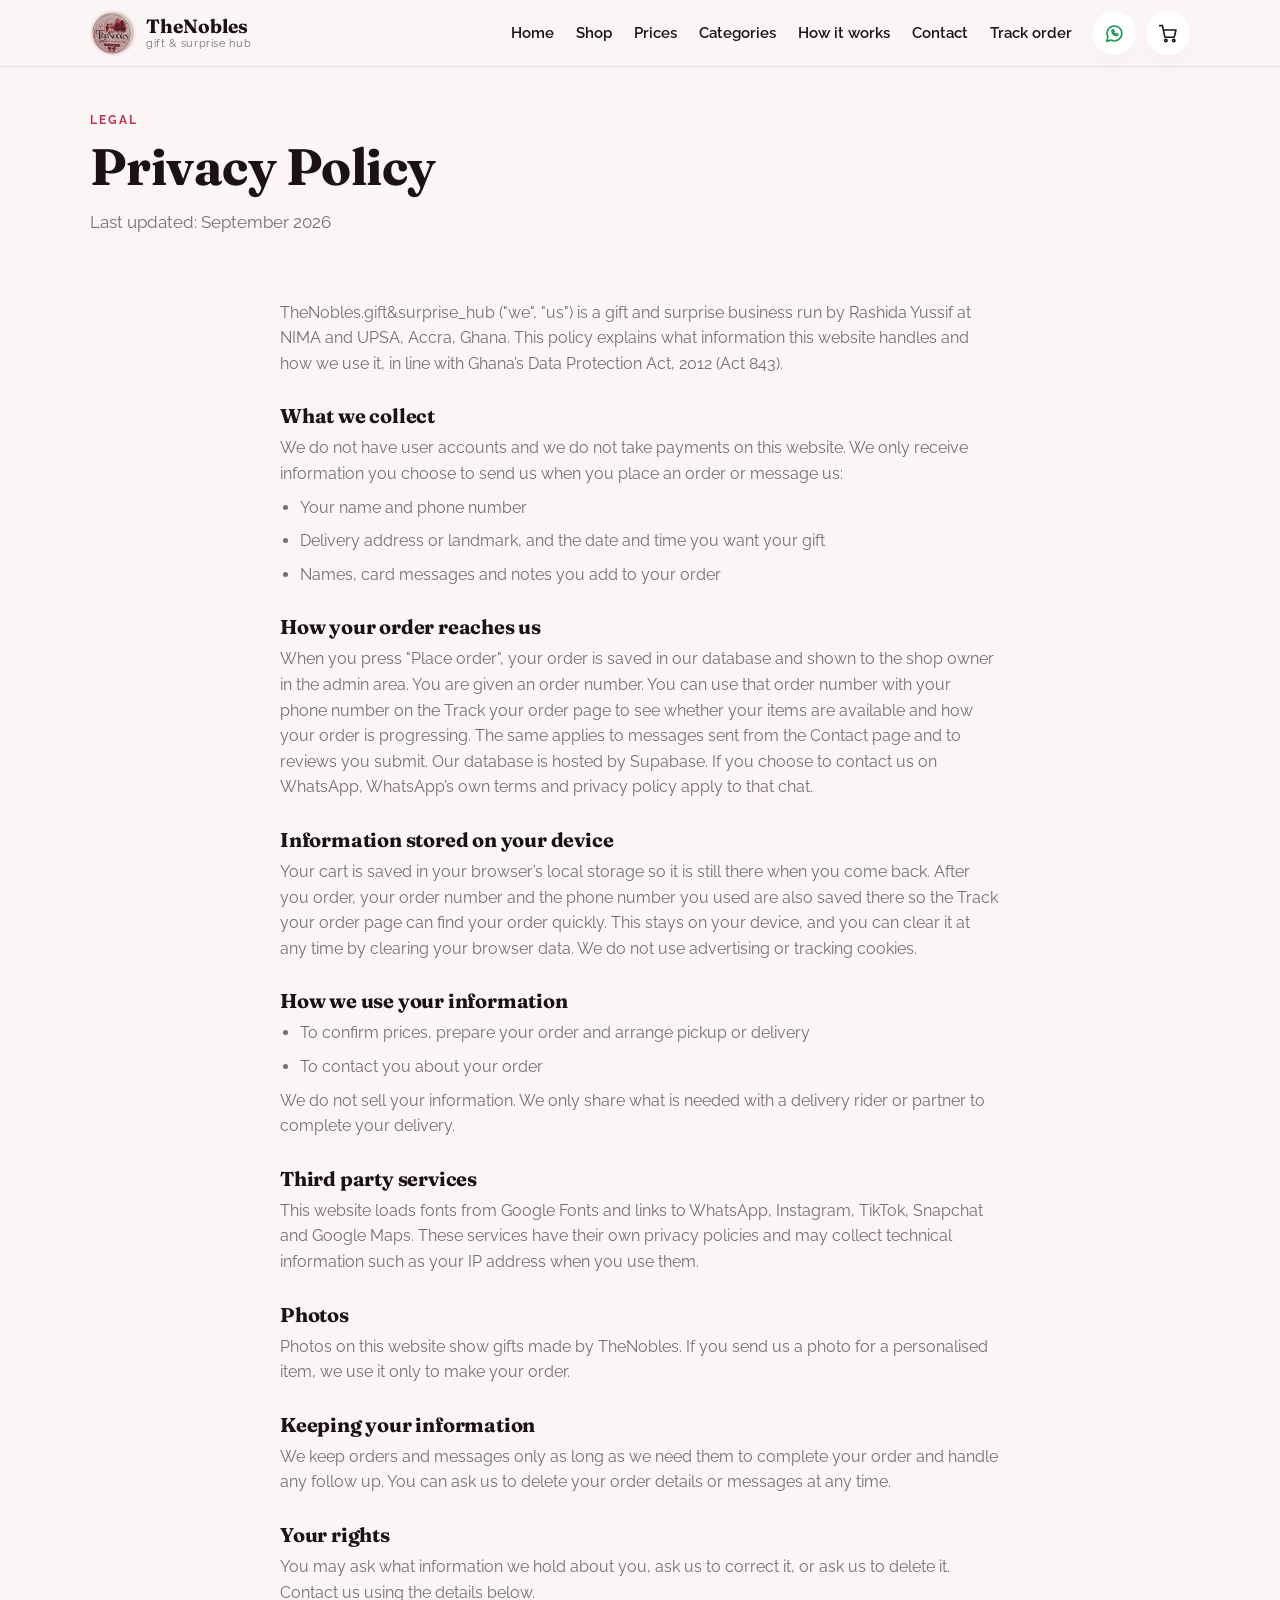
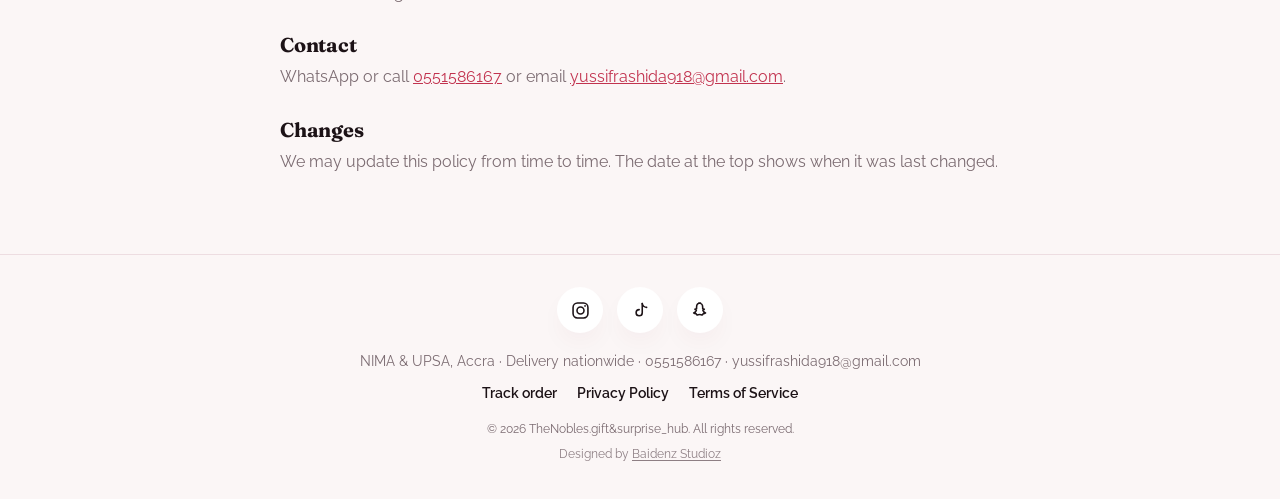
<file: privacy.html>
<!doctype html>
<html lang="en">
<head>
<meta charset="utf-8">
<meta name="viewport" content="width=device-width, initial-scale=1, viewport-fit=cover">
<title>Privacy Policy | TheNobles.gift&surprise_hub</title>
<meta name="description" content="How TheNobles.gift&surprise_hub handles your information when you order or message us.">
<meta name="theme-color" content="#c2334f">
<link rel="canonical" href="https://nobles-gift-hub-accra.vercel.app/privacy.html">
<link rel="icon" href="/favicon.ico" sizes="any">
<link rel="icon" type="image/png" sizes="32x32" href="/icons/favicon-32.png">
<link rel="icon" type="image/png" sizes="192x192" href="/icons/favicon-192.png">
<link rel="apple-touch-icon" href="/icons/apple-touch-icon.png">
<link rel="manifest" href="/manifest.webmanifest">
<meta property="og:type" content="website">
<meta property="og:site_name" content="TheNobles.gift&amp;surprise_hub">
<meta property="og:locale" content="en_GH">
<meta property="og:title" content="Privacy Policy | TheNobles.gift&amp;surprise_hub">
<meta property="og:description" content="How TheNobles.gift&amp;surprise_hub handles your information when you order or message us.">
<meta property="og:url" content="https://nobles-gift-hub-accra.vercel.app/privacy.html">
<meta property="og:image" content="https://nobles-gift-hub-accra.vercel.app/icons/og-image.jpg">
<meta property="og:image:secure_url" content="https://nobles-gift-hub-accra.vercel.app/icons/og-image.jpg">
<meta property="og:image:type" content="image/jpeg">
<meta property="og:image:width" content="1200">
<meta property="og:image:height" content="630">
<meta property="og:image:alt" content="TheNobles gift and surprise hub: Rashida holding a red rose bouquet">
<meta name="twitter:card" content="summary_large_image">
<meta name="twitter:title" content="Privacy Policy | TheNobles.gift&amp;surprise_hub">
<meta name="twitter:description" content="How TheNobles.gift&amp;surprise_hub handles your information when you order or message us.">
<meta name="twitter:image" content="https://nobles-gift-hub-accra.vercel.app/icons/og-image.jpg">
<link rel="preconnect" href="https://fonts.googleapis.com">
<link rel="preconnect" href="https://fonts.gstatic.com" crossorigin>
<link href="https://fonts.googleapis.com/css2?family=Fraunces:opsz,wght@9..144,600;9..144,700&family=Raleway:wght@400;500;600;700&display=swap" rel="stylesheet">
<link rel="stylesheet" href="style.css">
</head>
<body data-page="privacy">
<main>
<section class="wrap page-head">
  <p class="eyebrow">Legal</p>
  <h1>Privacy Policy</h1>
  <p class="lead">Last updated: September 2026</p>
</section>
<section class="wrap legal">
  <p>TheNobles.gift&amp;surprise_hub ("we", "us") is a gift and surprise business run by Rashida Yussif at NIMA and UPSA, Accra, Ghana. This policy explains what information this website handles and how we use it, in line with Ghana’s Data Protection Act, 2012 (Act 843).</p>

  <h2>What we collect</h2>
  <p>We do not have user accounts and we do not take payments on this website. We only receive information you choose to send us when you place an order or message us:</p>
  <ul>
    <li>Your name and phone number</li>
    <li>Delivery address or landmark, and the date and time you want your gift</li>
    <li>Names, card messages and notes you add to your order</li>
  </ul>

  <h2>How your order reaches us</h2>
  <p>When you press "Place order", your order is saved in our database and shown to the shop owner in the admin area. You are given an order number. You can use that order number with your phone number on the Track your order page to see whether your items are available and how your order is progressing. The same applies to messages sent from the Contact page and to reviews you submit. Our database is hosted by Supabase. If you choose to contact us on WhatsApp, WhatsApp’s own terms and privacy policy apply to that chat.</p>

  <h2>Information stored on your device</h2>
  <p>Your cart is saved in your browser’s local storage so it is still there when you come back. After you order, your order number and the phone number you used are also saved there so the Track your order page can find your order quickly. This stays on your device, and you can clear it at any time by clearing your browser data. We do not use advertising or tracking cookies.</p>

  <h2>How we use your information</h2>
  <ul>
    <li>To confirm prices, prepare your order and arrange pickup or delivery</li>
    <li>To contact you about your order</li>
  </ul>
  <p>We do not sell your information. We only share what is needed with a delivery rider or partner to complete your delivery.</p>

  <h2>Third party services</h2>
  <p>This website loads fonts from Google Fonts and links to WhatsApp, Instagram, TikTok, Snapchat and Google Maps. These services have their own privacy policies and may collect technical information such as your IP address when you use them.</p>

  <h2>Photos</h2>
  <p>Photos on this website show gifts made by TheNobles. If you send us a photo for a personalised item, we use it only to make your order.</p>

  <h2>Keeping your information</h2>
  <p>We keep orders and messages only as long as we need them to complete your order and handle any follow up. You can ask us to delete your order details or messages at any time.</p>

  <h2>Your rights</h2>
  <p>You may ask what information we hold about you, ask us to correct it, or ask us to delete it. Contact us using the details below.</p>

  <h2>Contact</h2>
  <p>WhatsApp or call <a href="tel:+233551586167">0551586167</a> or email <a href="mailto:yussifrashida918@gmail.com">yussifrashida918@gmail.com</a>.</p>

  <h2>Changes</h2>
  <p>We may update this policy from time to time. The date at the top shows when it was last changed.</p>
</section>
</main>
<script src="config.js"></script>
<script src="sb.js"></script>
<script src="app.js"></script>
</body>
</html>
</file>
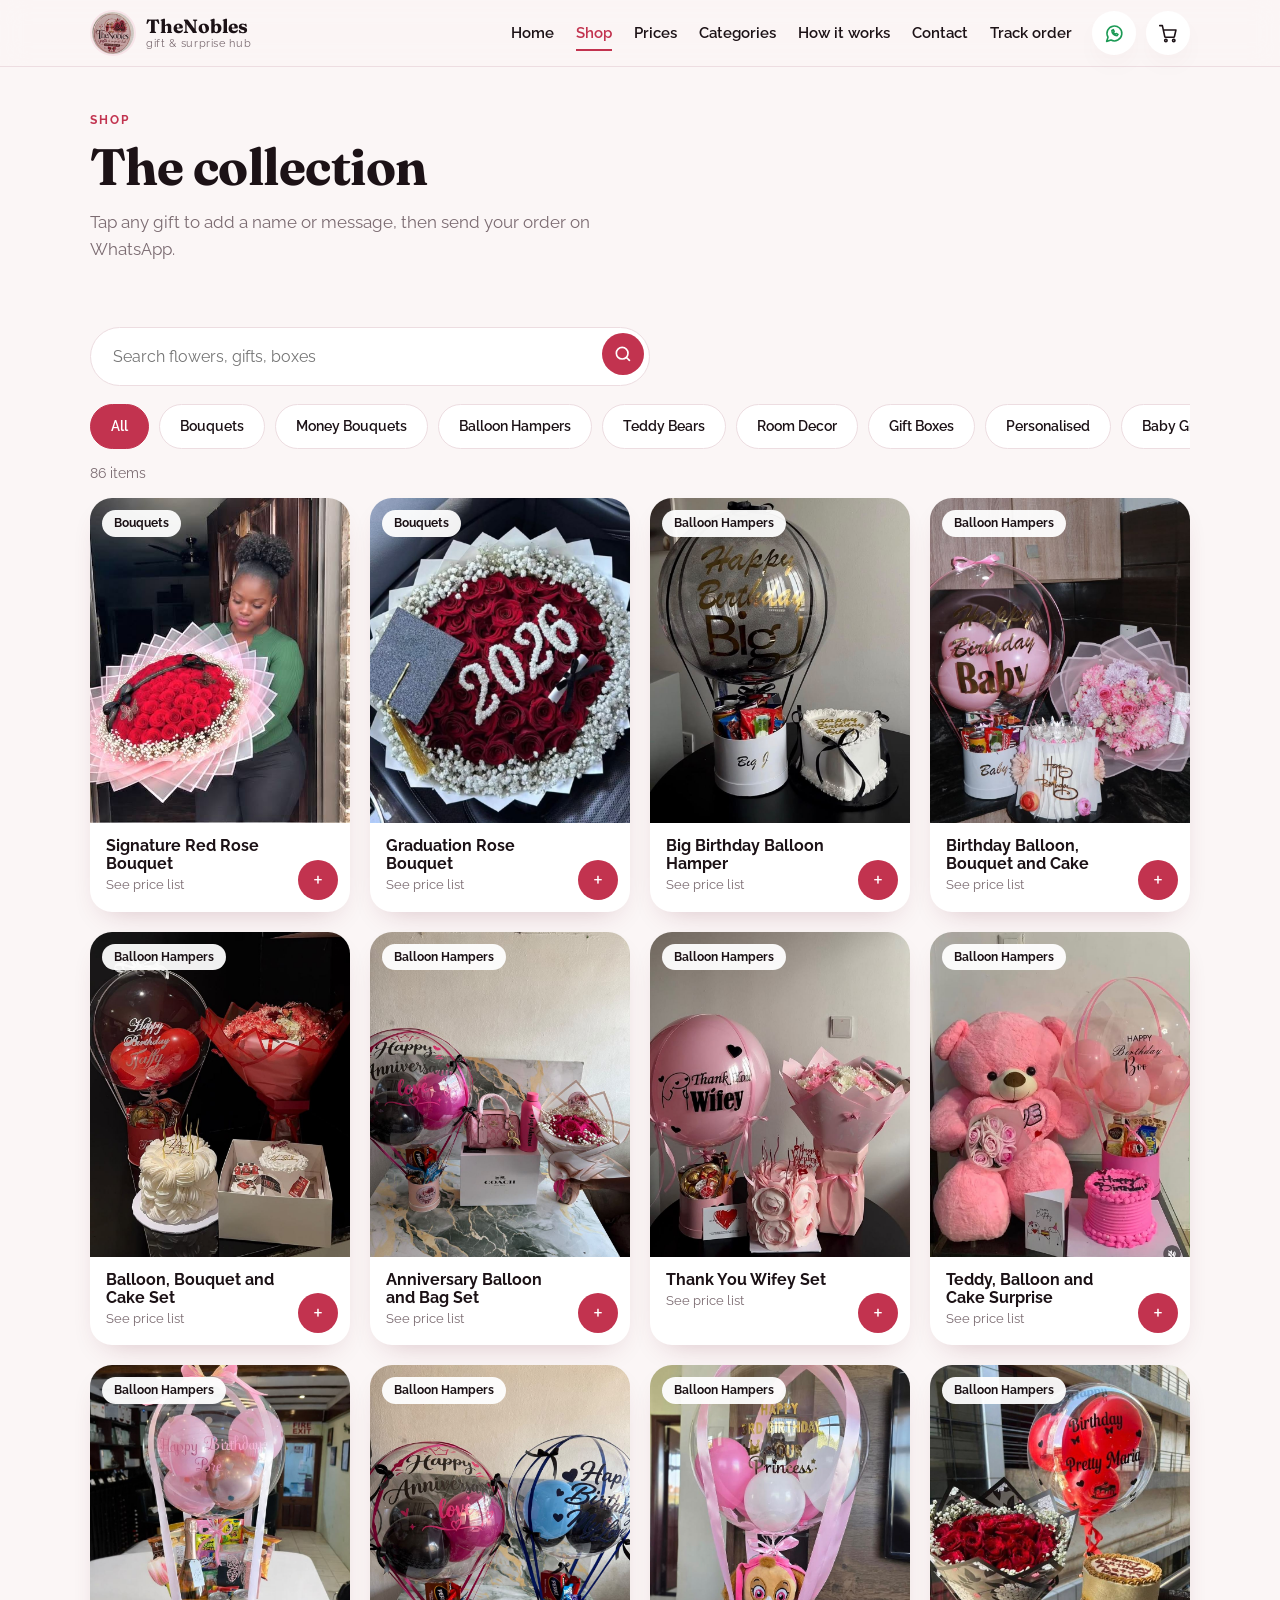
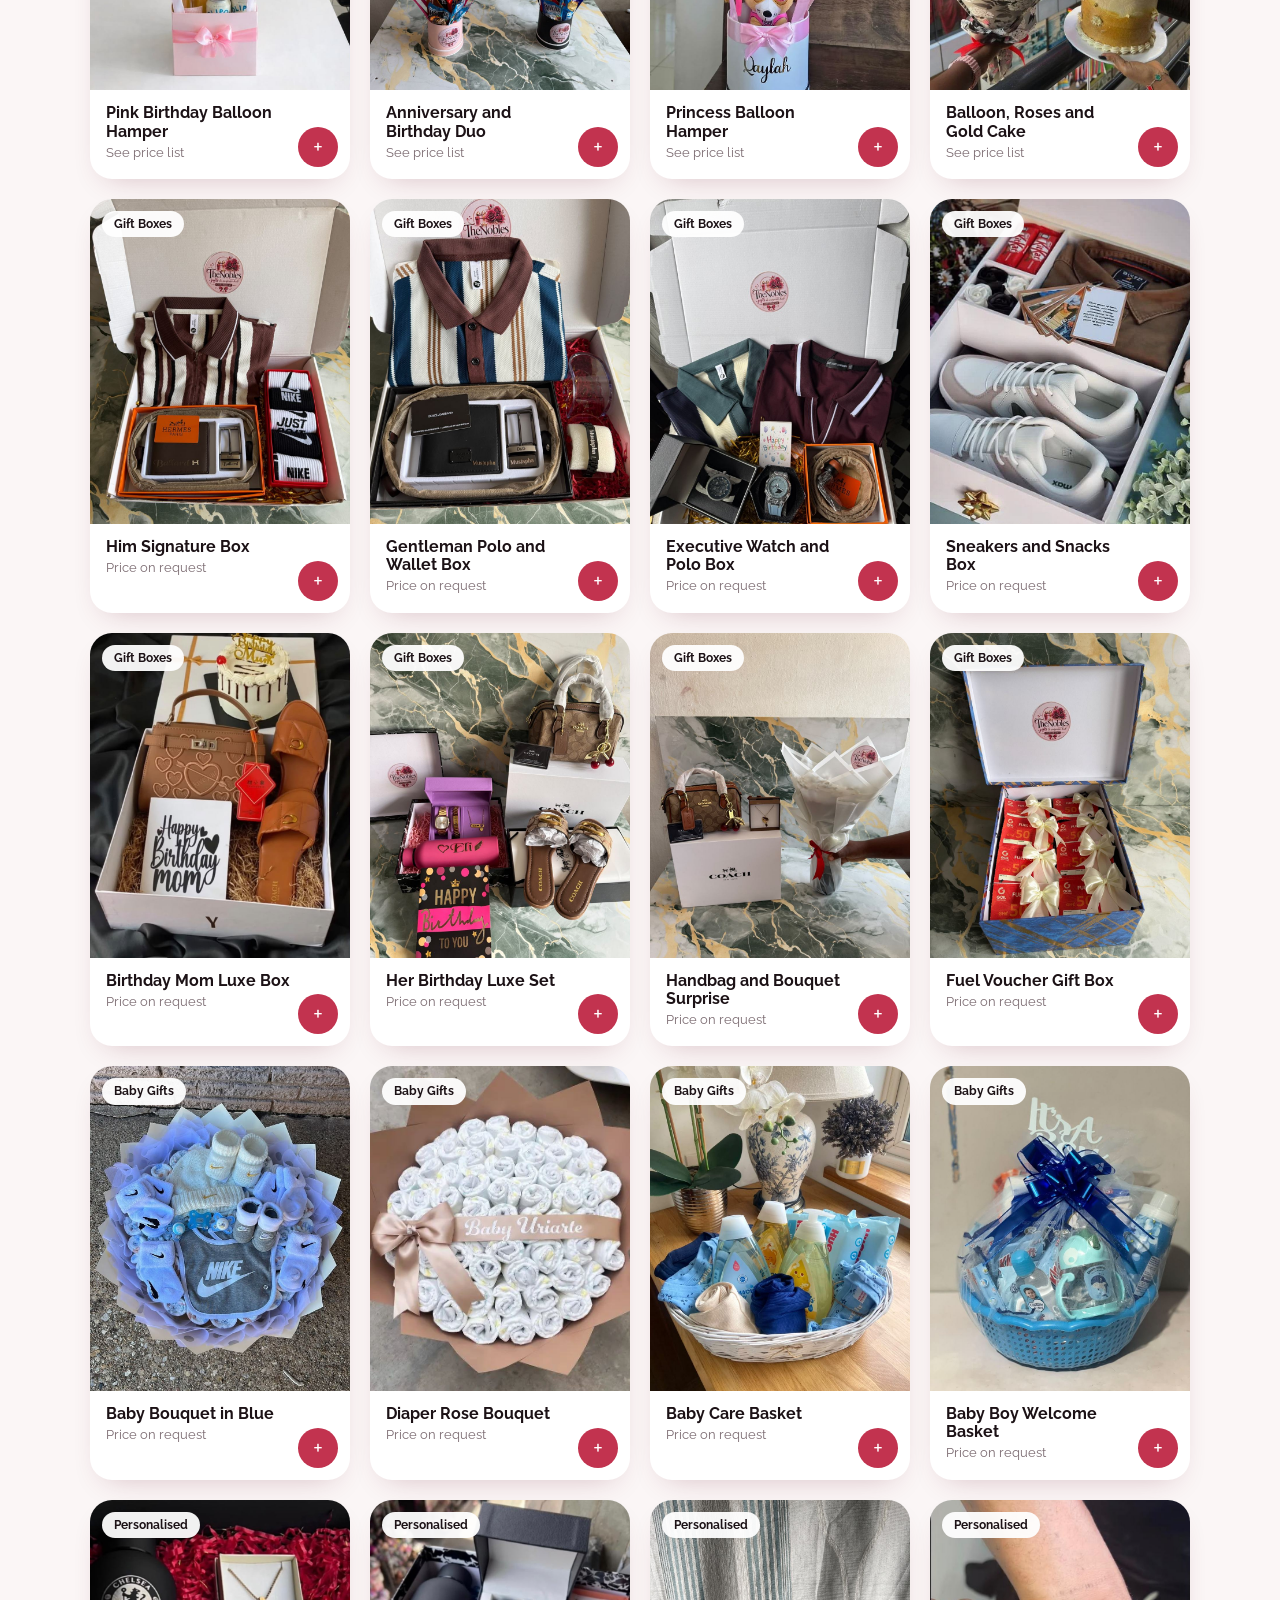
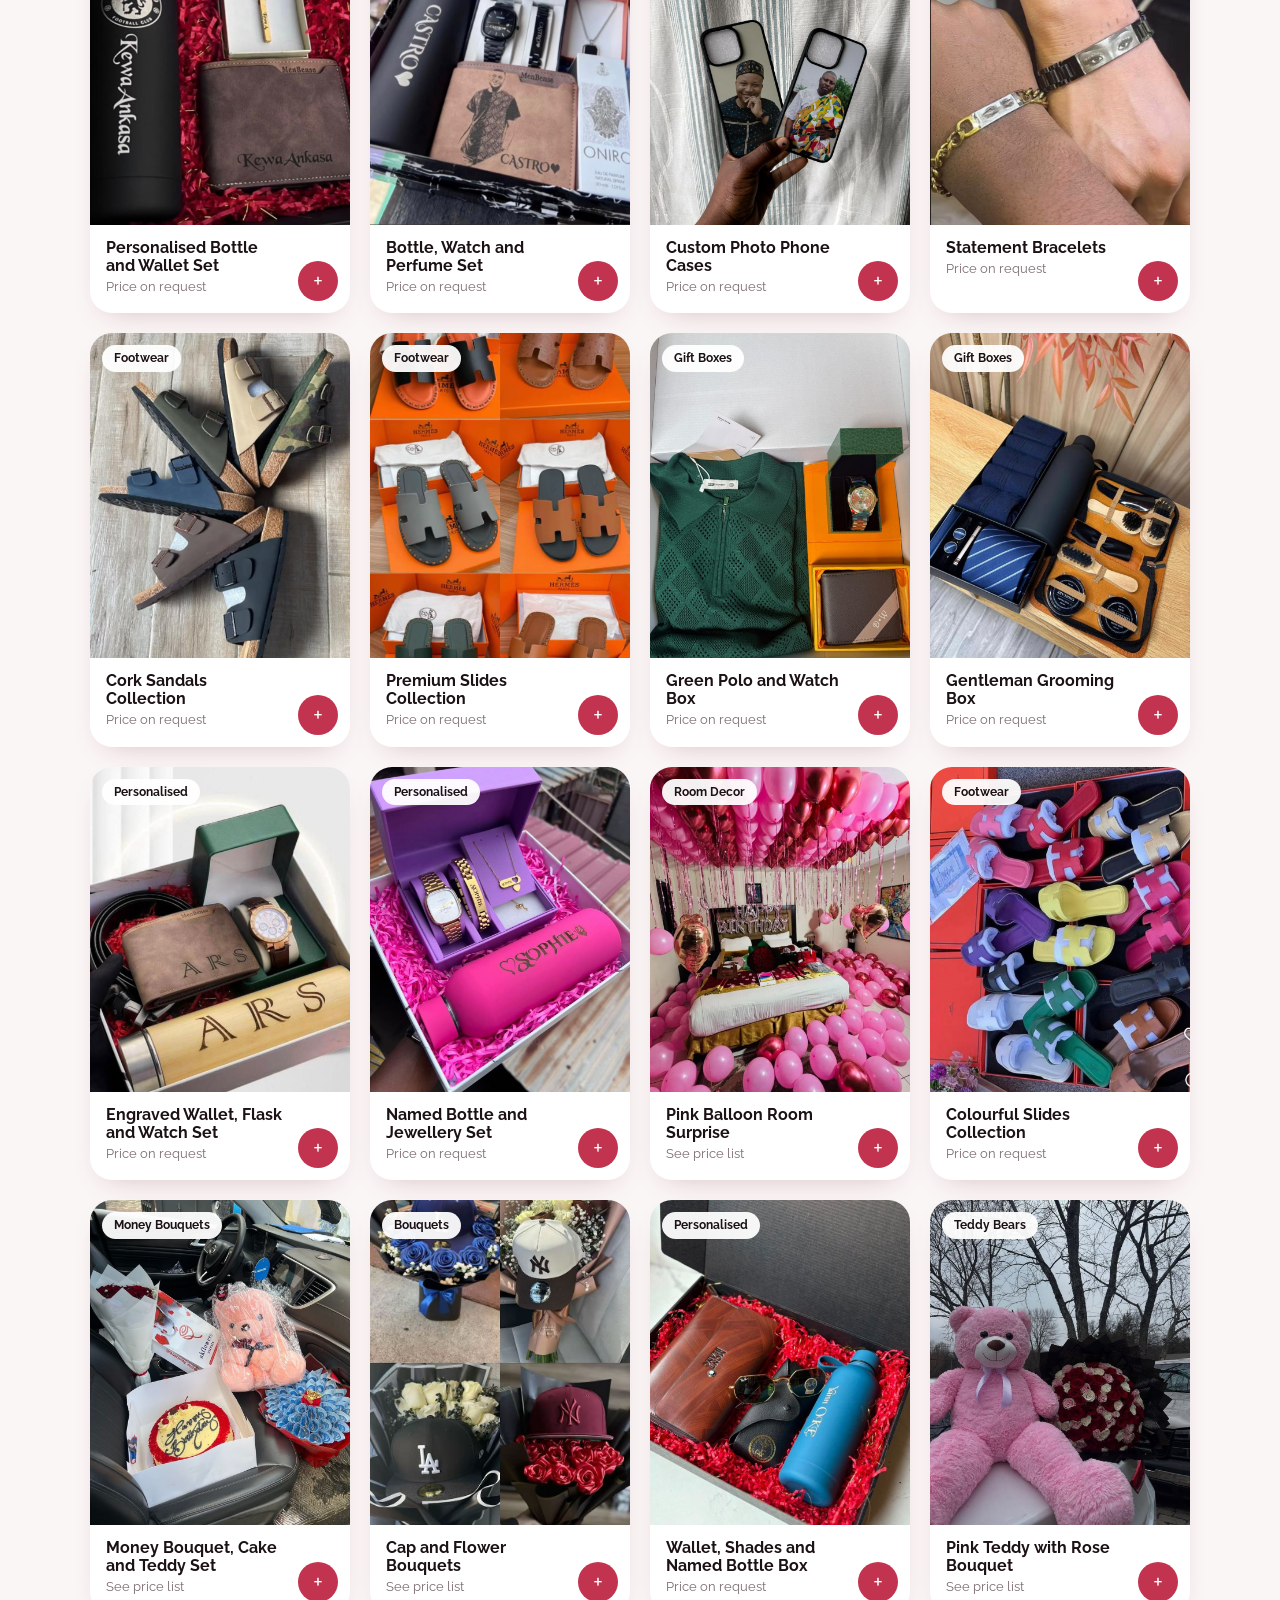
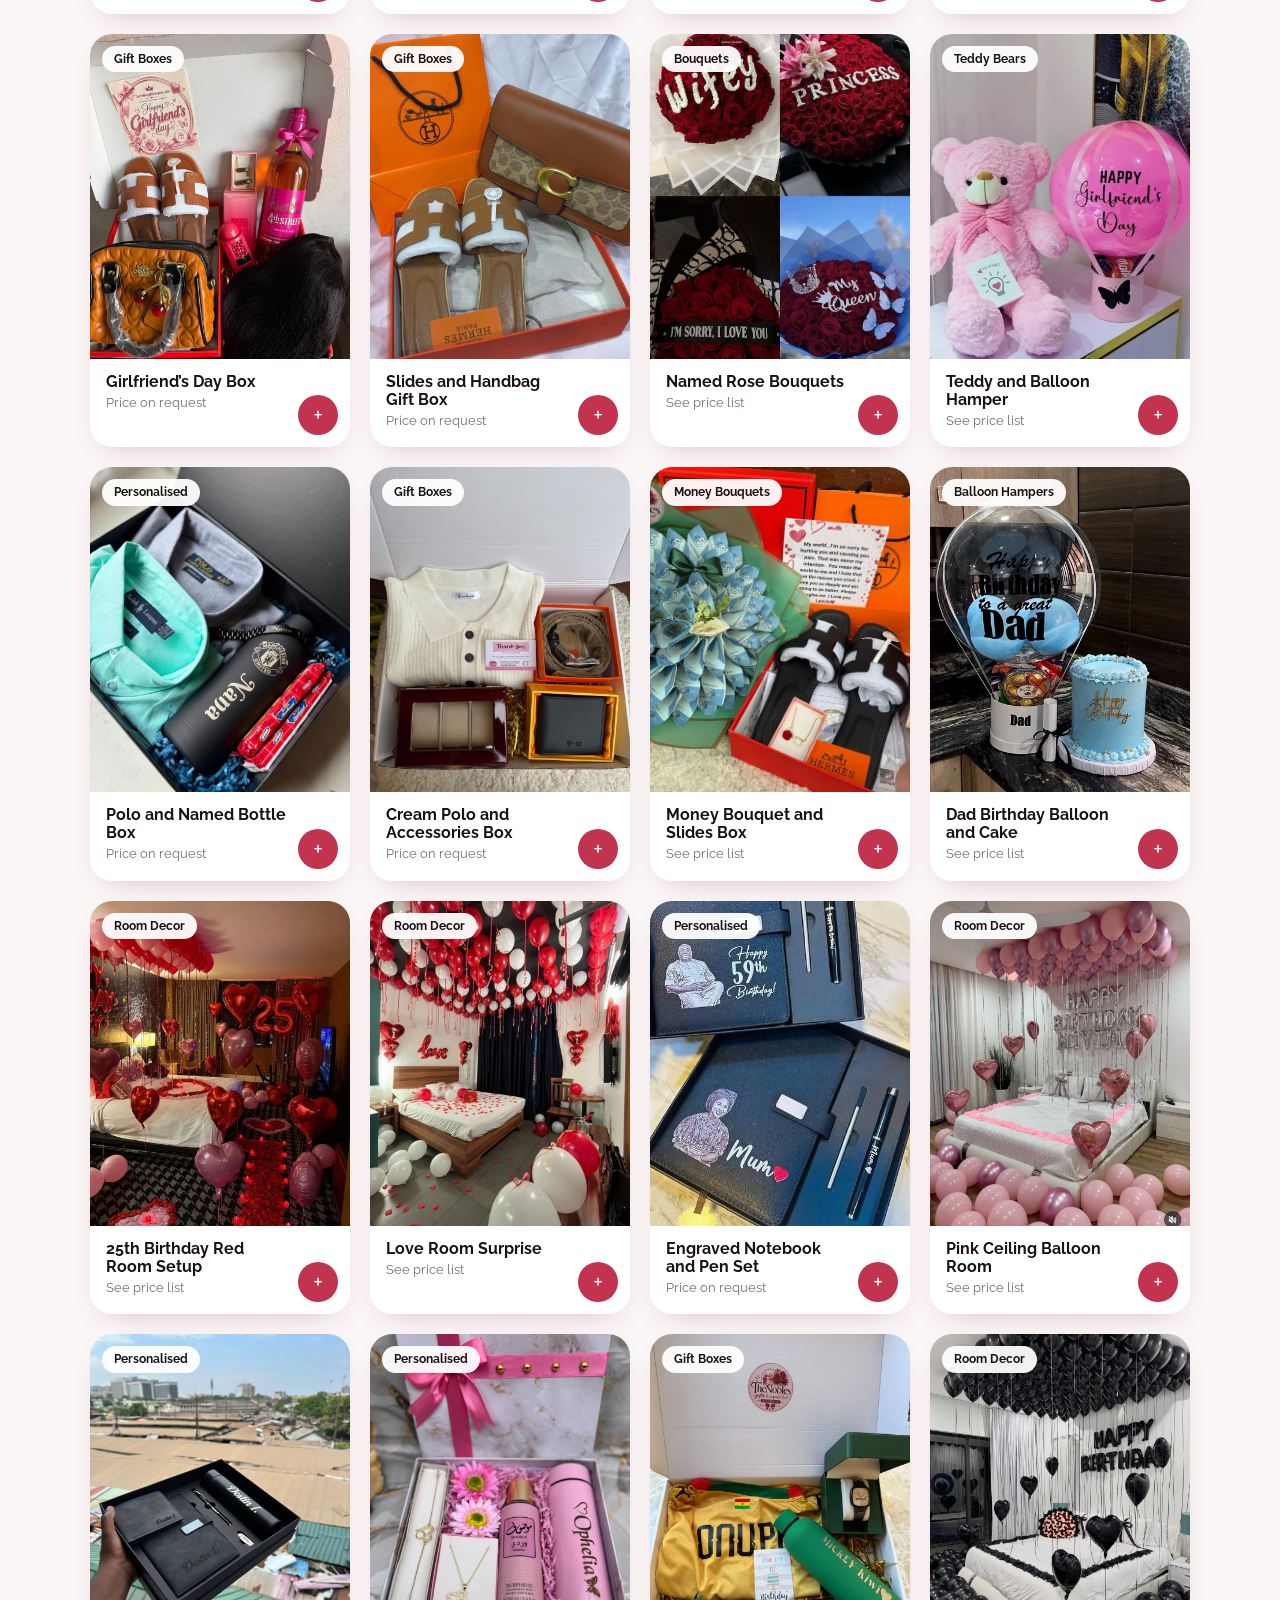
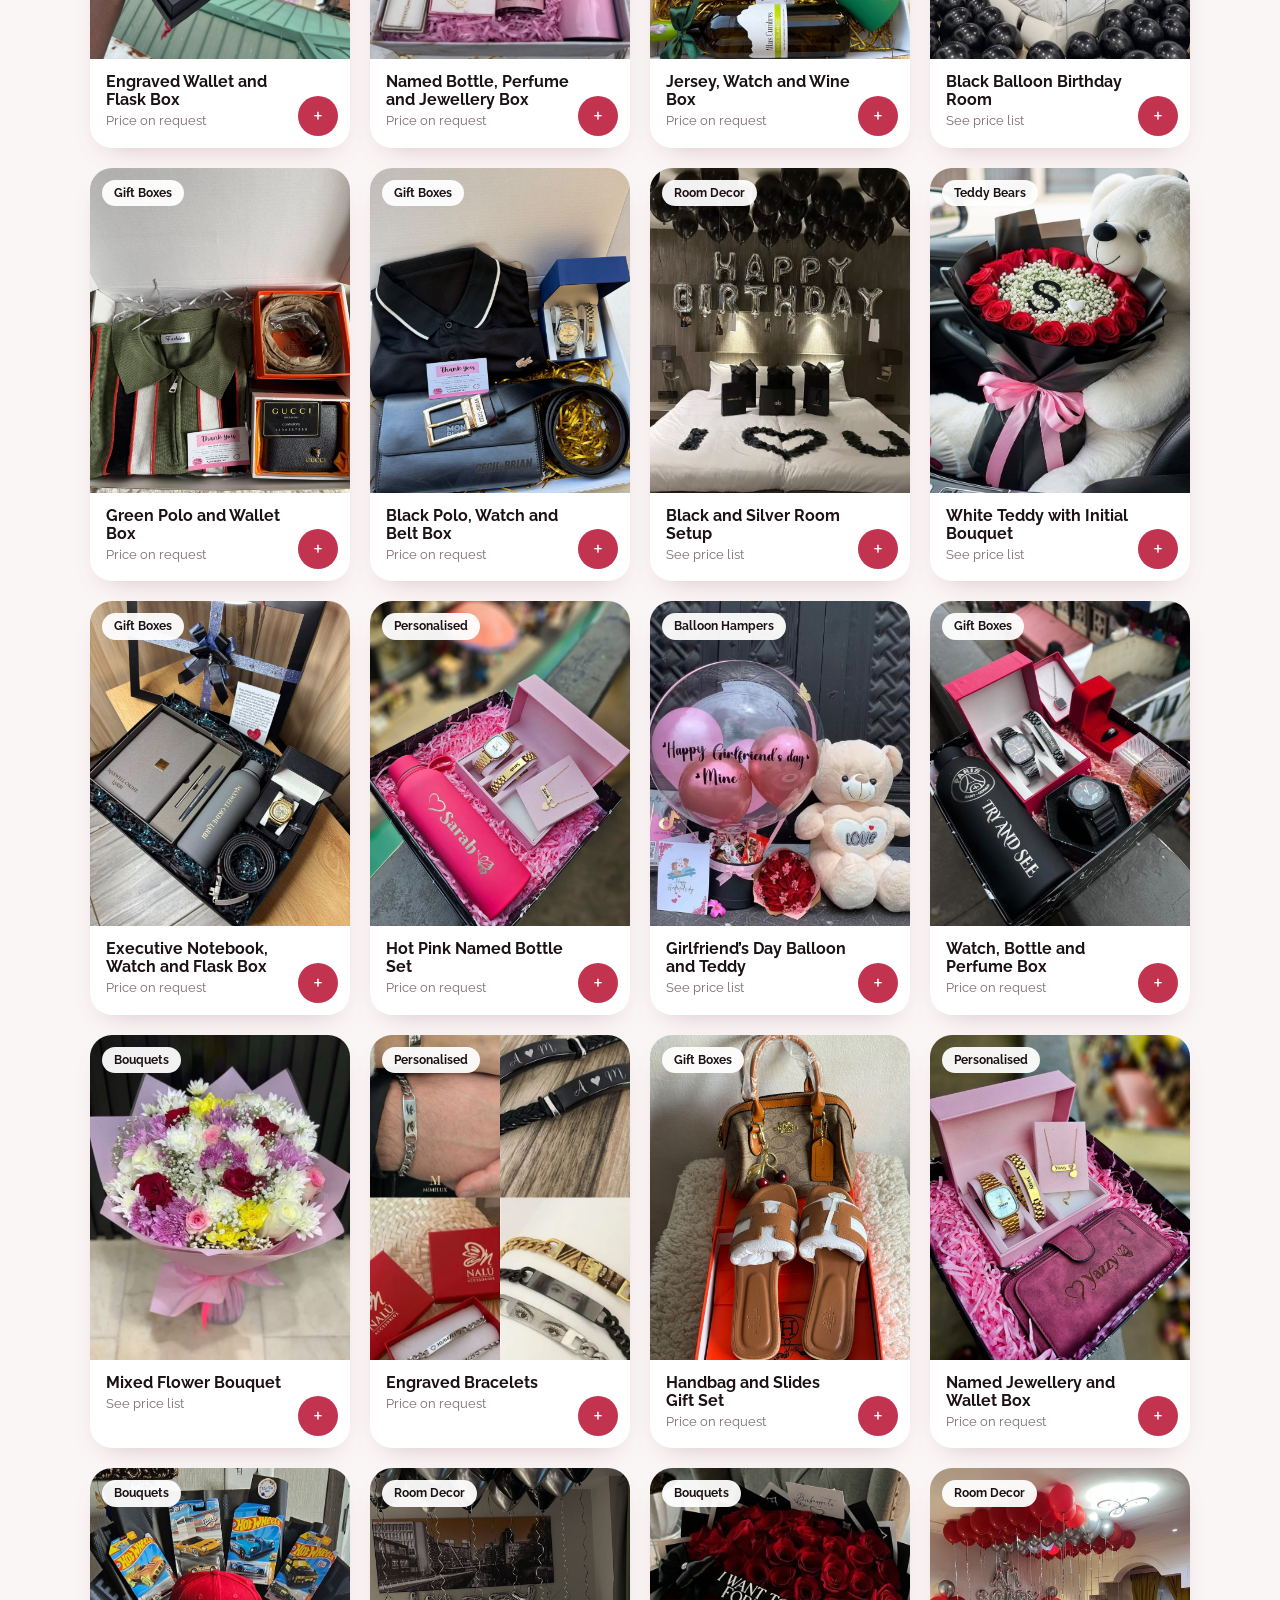
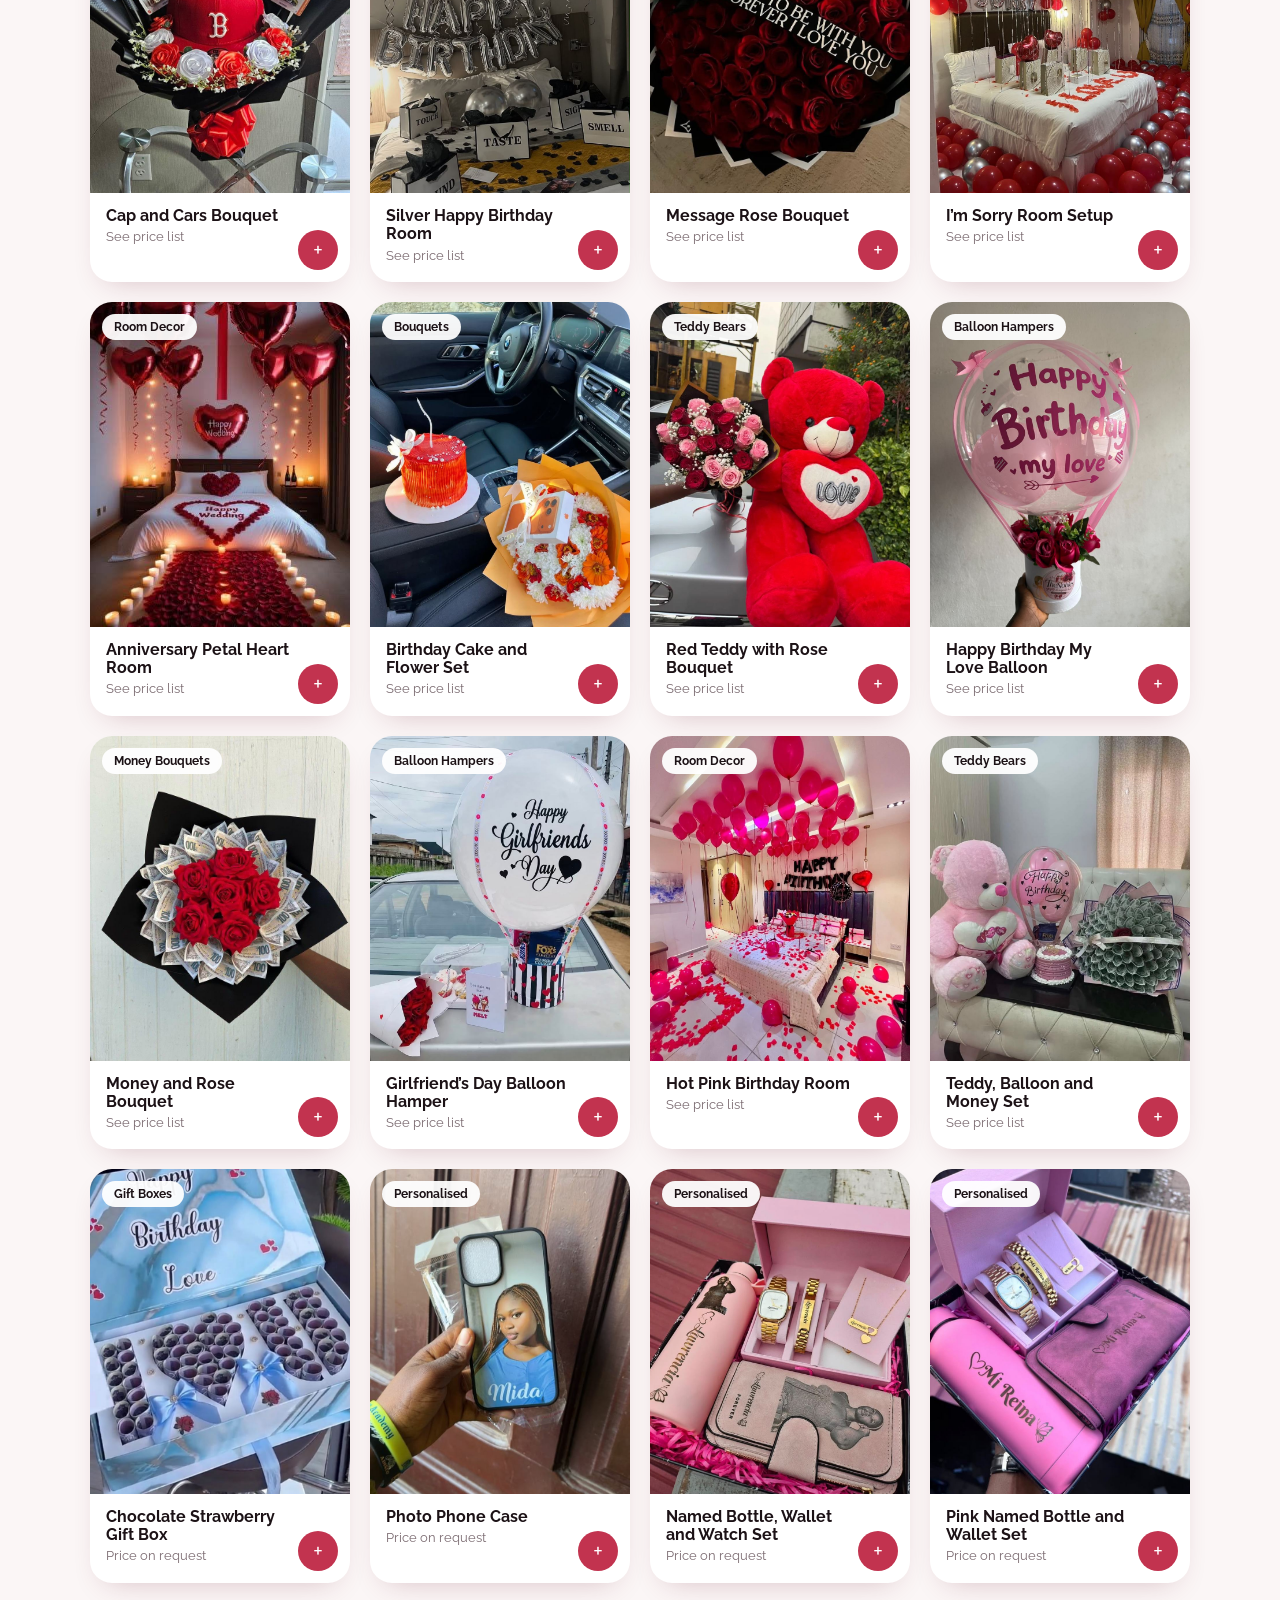
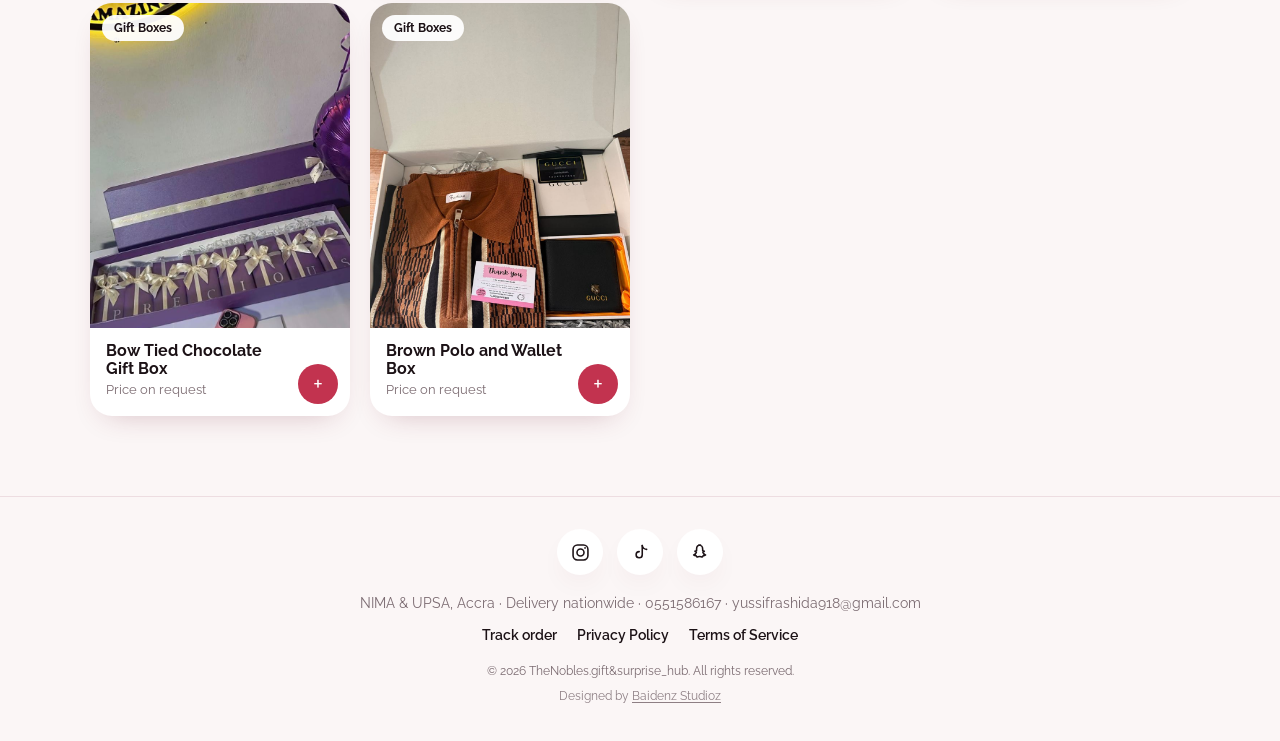
<file: shop.html>
<!doctype html>
<html lang="en">
<head>
<meta charset="utf-8">
<meta name="viewport" content="width=device-width, initial-scale=1, viewport-fit=cover">
<title>Shop | TheNobles.gift&surprise_hub</title>
<meta name="description" content="Browse gift boxes, balloon hampers, bouquets, baby gifts, personalised gifts and footwear from TheNobles in Accra.">
<meta name="theme-color" content="#c2334f">
<link rel="canonical" href="https://nobles-gift-hub-accra.vercel.app/shop.html">
<link rel="icon" href="/favicon.ico" sizes="any">
<link rel="icon" type="image/png" sizes="32x32" href="/icons/favicon-32.png">
<link rel="icon" type="image/png" sizes="192x192" href="/icons/favicon-192.png">
<link rel="apple-touch-icon" href="/icons/apple-touch-icon.png">
<link rel="manifest" href="/manifest.webmanifest">
<meta property="og:type" content="website">
<meta property="og:site_name" content="TheNobles.gift&amp;surprise_hub">
<meta property="og:locale" content="en_GH">
<meta property="og:title" content="Shop | TheNobles.gift&amp;surprise_hub">
<meta property="og:description" content="Browse gift boxes, balloon hampers, bouquets, baby gifts, personalised gifts and footwear from TheNobles in Accra.">
<meta property="og:url" content="https://nobles-gift-hub-accra.vercel.app/shop.html">
<meta property="og:image" content="https://nobles-gift-hub-accra.vercel.app/icons/og-image.jpg">
<meta property="og:image:secure_url" content="https://nobles-gift-hub-accra.vercel.app/icons/og-image.jpg">
<meta property="og:image:type" content="image/jpeg">
<meta property="og:image:width" content="1200">
<meta property="og:image:height" content="630">
<meta property="og:image:alt" content="TheNobles gift and surprise hub: Rashida holding a red rose bouquet">
<meta name="twitter:card" content="summary_large_image">
<meta name="twitter:title" content="Shop | TheNobles.gift&amp;surprise_hub">
<meta name="twitter:description" content="Browse gift boxes, balloon hampers, bouquets, baby gifts, personalised gifts and footwear from TheNobles in Accra.">
<meta name="twitter:image" content="https://nobles-gift-hub-accra.vercel.app/icons/og-image.jpg">
<link rel="preconnect" href="https://fonts.googleapis.com">
<link rel="preconnect" href="https://fonts.gstatic.com" crossorigin>
<link href="https://fonts.googleapis.com/css2?family=Fraunces:opsz,wght@9..144,600;9..144,700&family=Raleway:wght@400;500;600;700&display=swap" rel="stylesheet">
<link rel="stylesheet" href="style.css">
</head>
<body data-page="shop">
<main>
<section class="wrap page-head">
  <p class="eyebrow">Shop</p>
  <h1 id="shopTitle">The collection</h1>
  <p class="lead">Tap any gift to add a name or message, then send your order on WhatsApp.</p>
</section>
<section class="wrap shop">
  <div class="search">
    <input id="q" type="search" placeholder="Search flowers, gifts, boxes" aria-label="Search products">
    <svg viewBox="0 0 24 24" fill="none" stroke="currentColor" stroke-width="2" stroke-linecap="round"><circle cx="11" cy="11" r="7"/><path d="m20 20-3.5-3.5"/></svg>
  </div>
  <div class="chips" id="chips" role="tablist"></div>
  <p class="count" id="resultCount"></p>
  <div class="grid" id="grid"></div>
  <p class="empty" id="empty" hidden>No gifts match that search. Message us on WhatsApp for a custom order.</p>
</section>
</main>
<script src="config.js"></script>
<script src="sb.js"></script>
<script src="app.js"></script>
</body>
</html>
</file>
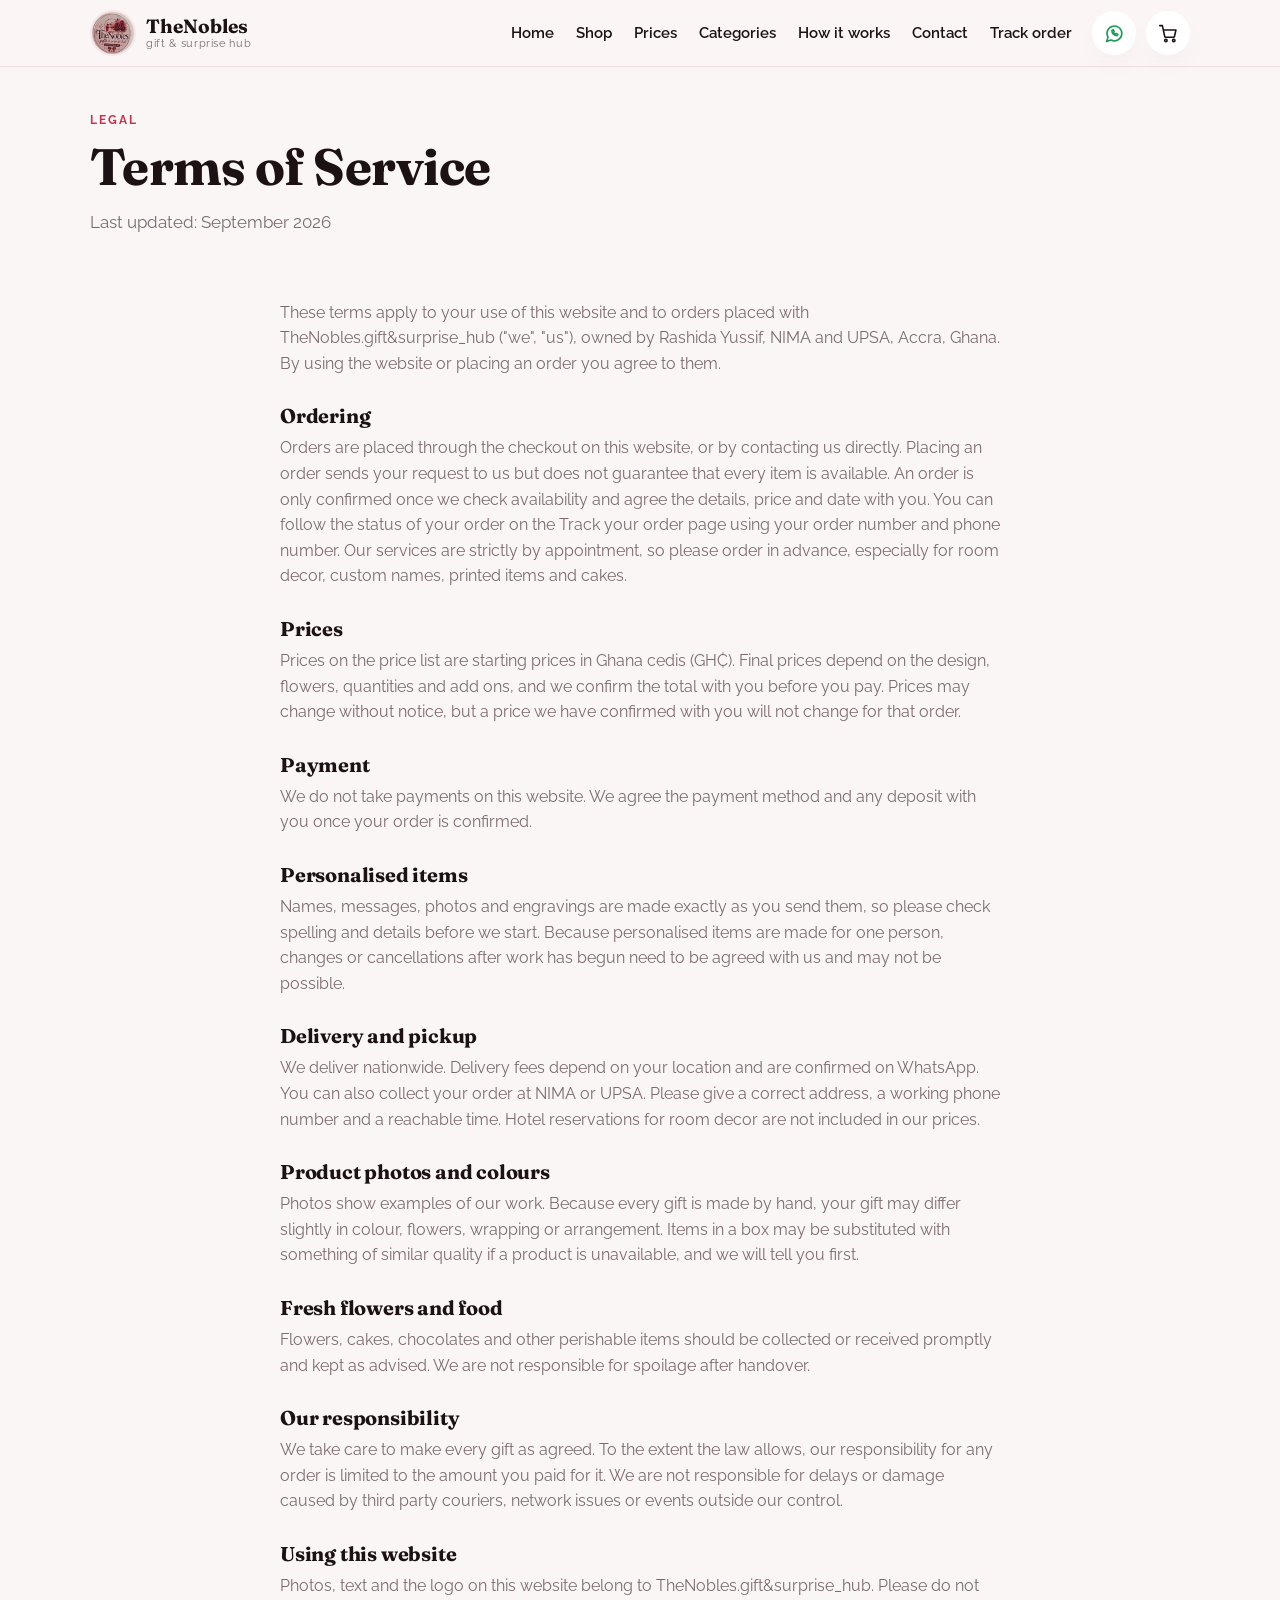
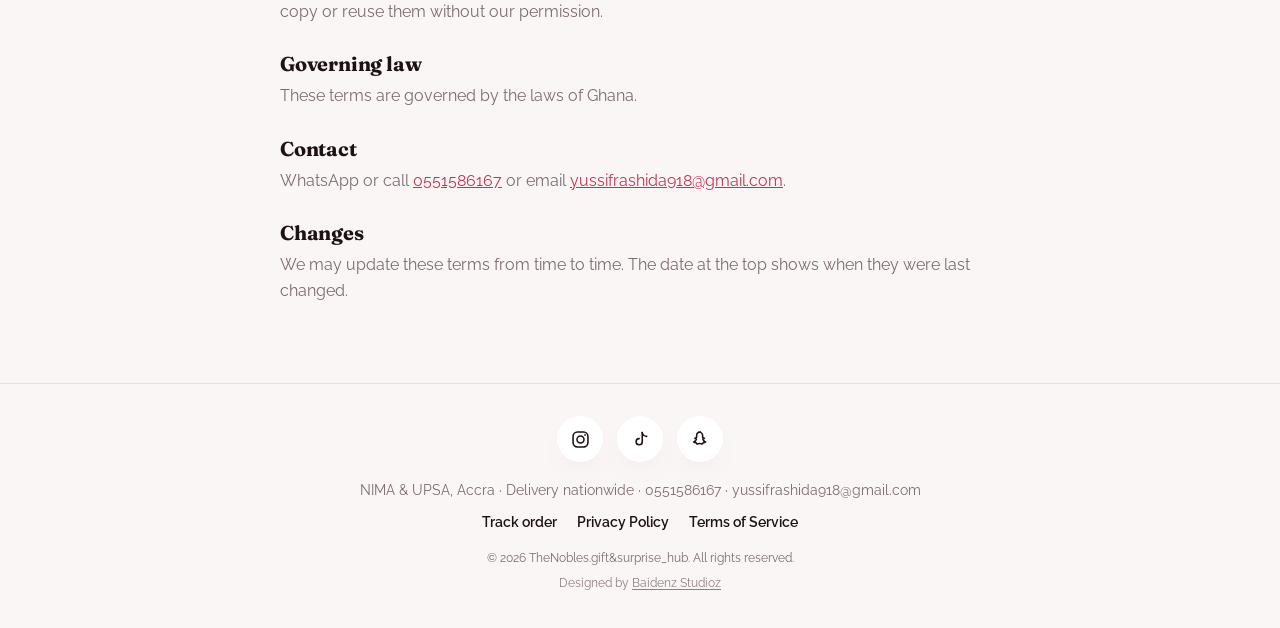
<file: terms.html>
<!doctype html>
<html lang="en">
<head>
<meta charset="utf-8">
<meta name="viewport" content="width=device-width, initial-scale=1, viewport-fit=cover">
<title>Terms of Service | TheNobles.gift&surprise_hub</title>
<meta name="description" content="Terms for ordering from TheNobles.gift&surprise_hub: ordering, prices, payment, personalised items and delivery.">
<meta name="theme-color" content="#c2334f">
<link rel="canonical" href="https://nobles-gift-hub-accra.vercel.app/terms.html">
<link rel="icon" href="/favicon.ico" sizes="any">
<link rel="icon" type="image/png" sizes="32x32" href="/icons/favicon-32.png">
<link rel="icon" type="image/png" sizes="192x192" href="/icons/favicon-192.png">
<link rel="apple-touch-icon" href="/icons/apple-touch-icon.png">
<link rel="manifest" href="/manifest.webmanifest">
<meta property="og:type" content="website">
<meta property="og:site_name" content="TheNobles.gift&amp;surprise_hub">
<meta property="og:locale" content="en_GH">
<meta property="og:title" content="Terms of Service | TheNobles.gift&amp;surprise_hub">
<meta property="og:description" content="Terms for ordering from TheNobles.gift&amp;surprise_hub: ordering, prices, payment, personalised items and delivery.">
<meta property="og:url" content="https://nobles-gift-hub-accra.vercel.app/terms.html">
<meta property="og:image" content="https://nobles-gift-hub-accra.vercel.app/icons/og-image.jpg">
<meta property="og:image:secure_url" content="https://nobles-gift-hub-accra.vercel.app/icons/og-image.jpg">
<meta property="og:image:type" content="image/jpeg">
<meta property="og:image:width" content="1200">
<meta property="og:image:height" content="630">
<meta property="og:image:alt" content="TheNobles gift and surprise hub: Rashida holding a red rose bouquet">
<meta name="twitter:card" content="summary_large_image">
<meta name="twitter:title" content="Terms of Service | TheNobles.gift&amp;surprise_hub">
<meta name="twitter:description" content="Terms for ordering from TheNobles.gift&amp;surprise_hub: ordering, prices, payment, personalised items and delivery.">
<meta name="twitter:image" content="https://nobles-gift-hub-accra.vercel.app/icons/og-image.jpg">
<link rel="preconnect" href="https://fonts.googleapis.com">
<link rel="preconnect" href="https://fonts.gstatic.com" crossorigin>
<link href="https://fonts.googleapis.com/css2?family=Fraunces:opsz,wght@9..144,600;9..144,700&family=Raleway:wght@400;500;600;700&display=swap" rel="stylesheet">
<link rel="stylesheet" href="style.css">
</head>
<body data-page="terms">
<main>
<section class="wrap page-head">
  <p class="eyebrow">Legal</p>
  <h1>Terms of Service</h1>
  <p class="lead">Last updated: September 2026</p>
</section>
<section class="wrap legal">
  <p>These terms apply to your use of this website and to orders placed with TheNobles.gift&amp;surprise_hub ("we", "us"), owned by Rashida Yussif, NIMA and UPSA, Accra, Ghana. By using the website or placing an order you agree to them.</p>

  <h2>Ordering</h2>
  <p>Orders are placed through the checkout on this website, or by contacting us directly. Placing an order sends your request to us but does not guarantee that every item is available. An order is only confirmed once we check availability and agree the details, price and date with you. You can follow the status of your order on the Track your order page using your order number and phone number. Our services are strictly by appointment, so please order in advance, especially for room decor, custom names, printed items and cakes.</p>

  <h2>Prices</h2>
  <p>Prices on the price list are starting prices in Ghana cedis (GH₵). Final prices depend on the design, flowers, quantities and add ons, and we confirm the total with you before you pay. Prices may change without notice, but a price we have confirmed with you will not change for that order.</p>

  <h2>Payment</h2>
  <p>We do not take payments on this website. We agree the payment method and any deposit with you once your order is confirmed.</p>

  <h2>Personalised items</h2>
  <p>Names, messages, photos and engravings are made exactly as you send them, so please check spelling and details before we start. Because personalised items are made for one person, changes or cancellations after work has begun need to be agreed with us and may not be possible.</p>

  <h2>Delivery and pickup</h2>
  <p>We deliver nationwide. Delivery fees depend on your location and are confirmed on WhatsApp. You can also collect your order at NIMA or UPSA. Please give a correct address, a working phone number and a reachable time. Hotel reservations for room decor are not included in our prices.</p>

  <h2>Product photos and colours</h2>
  <p>Photos show examples of our work. Because every gift is made by hand, your gift may differ slightly in colour, flowers, wrapping or arrangement. Items in a box may be substituted with something of similar quality if a product is unavailable, and we will tell you first.</p>

  <h2>Fresh flowers and food</h2>
  <p>Flowers, cakes, chocolates and other perishable items should be collected or received promptly and kept as advised. We are not responsible for spoilage after handover.</p>

  <h2>Our responsibility</h2>
  <p>We take care to make every gift as agreed. To the extent the law allows, our responsibility for any order is limited to the amount you paid for it. We are not responsible for delays or damage caused by third party couriers, network issues or events outside our control.</p>

  <h2>Using this website</h2>
  <p>Photos, text and the logo on this website belong to TheNobles.gift&amp;surprise_hub. Please do not copy or reuse them without our permission.</p>

  <h2>Governing law</h2>
  <p>These terms are governed by the laws of Ghana.</p>

  <h2>Contact</h2>
  <p>WhatsApp or call <a href="tel:+233551586167">0551586167</a> or email <a href="mailto:yussifrashida918@gmail.com">yussifrashida918@gmail.com</a>.</p>

  <h2>Changes</h2>
  <p>We may update these terms from time to time. The date at the top shows when they were last changed.</p>
</section>
</main>
<script src="config.js"></script>
<script src="sb.js"></script>
<script src="app.js"></script>
</body>
</html>
</file>
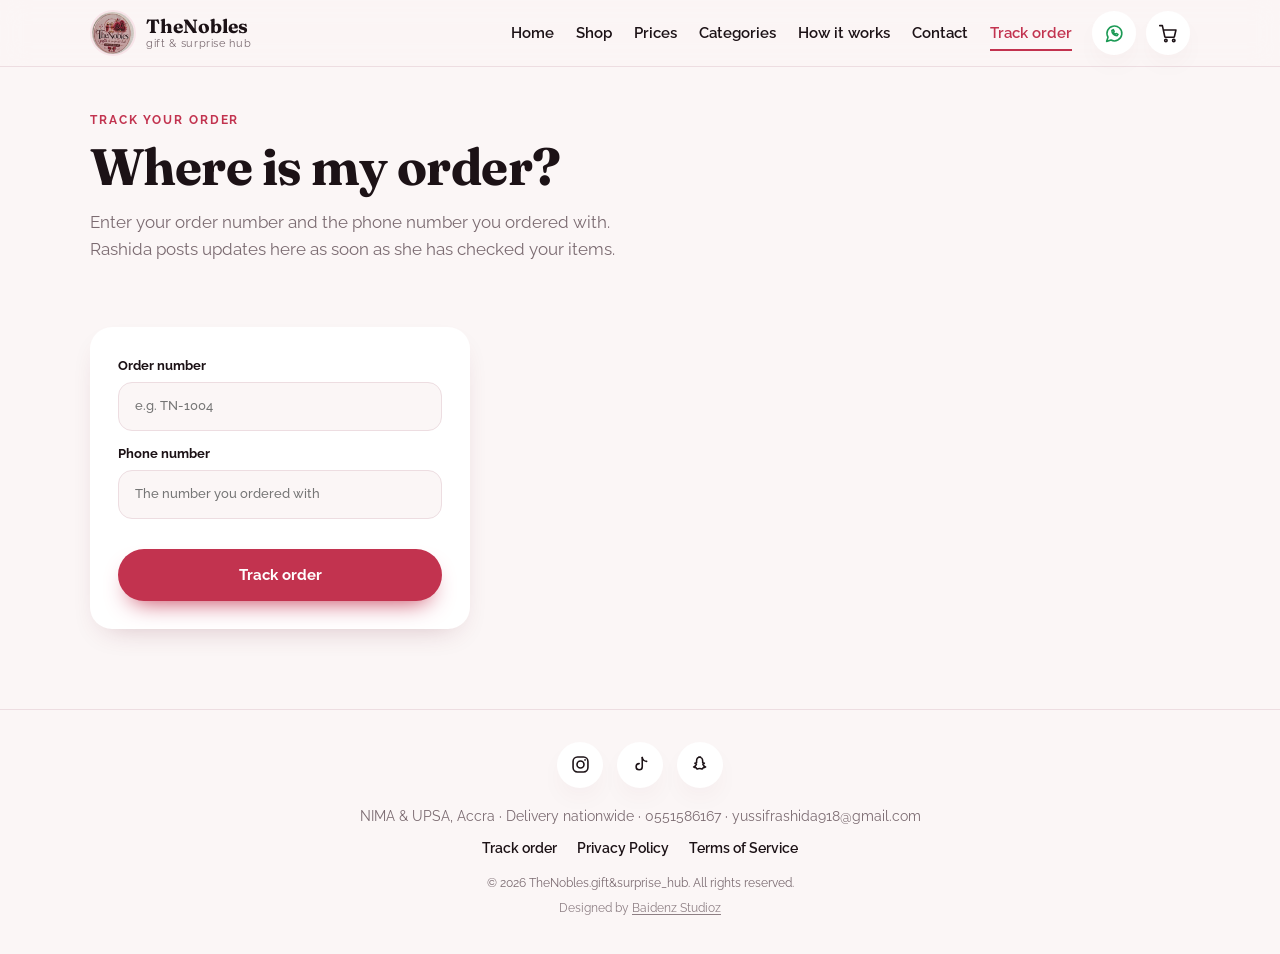
<file: track.html>
<!doctype html>
<html lang="en">
<head>
<meta charset="utf-8">
<meta name="viewport" content="width=device-width, initial-scale=1, viewport-fit=cover">
<title>Track Your Order | TheNobles.gift&surprise_hub</title>
<meta name="description" content="Follow your TheNobles order: availability, preparation and delivery updates from Rashida.">
<meta name="theme-color" content="#c2334f">
<link rel="canonical" href="https://nobles-gift-hub-accra.vercel.app/track.html">
<link rel="icon" href="/favicon.ico" sizes="any">
<link rel="icon" type="image/png" sizes="32x32" href="/icons/favicon-32.png">
<link rel="icon" type="image/png" sizes="192x192" href="/icons/favicon-192.png">
<link rel="apple-touch-icon" href="/icons/apple-touch-icon.png">
<link rel="manifest" href="/manifest.webmanifest">
<meta property="og:type" content="website">
<meta property="og:site_name" content="TheNobles.gift&amp;surprise_hub">
<meta property="og:locale" content="en_GH">
<meta property="og:title" content="Track Your Order | TheNobles.gift&amp;surprise_hub">
<meta property="og:description" content="Follow your TheNobles order: availability, preparation and delivery updates from Rashida.">
<meta property="og:url" content="https://nobles-gift-hub-accra.vercel.app/track.html">
<meta property="og:image" content="https://nobles-gift-hub-accra.vercel.app/icons/og-image.jpg">
<meta property="og:image:secure_url" content="https://nobles-gift-hub-accra.vercel.app/icons/og-image.jpg">
<meta property="og:image:type" content="image/jpeg">
<meta property="og:image:width" content="1200">
<meta property="og:image:height" content="630">
<meta property="og:image:alt" content="TheNobles gift and surprise hub: Rashida holding a red rose bouquet">
<meta name="twitter:card" content="summary_large_image">
<meta name="twitter:title" content="Track Your Order | TheNobles.gift&amp;surprise_hub">
<meta name="twitter:description" content="Follow your TheNobles order: availability, preparation and delivery updates from Rashida.">
<meta name="twitter:image" content="https://nobles-gift-hub-accra.vercel.app/icons/og-image.jpg">
<link rel="preconnect" href="https://fonts.googleapis.com">
<link rel="preconnect" href="https://fonts.gstatic.com" crossorigin>
<link href="https://fonts.googleapis.com/css2?family=Fraunces:opsz,wght@9..144,600;9..144,700&family=Raleway:wght@400;500;600;700&display=swap" rel="stylesheet">
<link rel="stylesheet" href="style.css">
</head>
<body data-page="track">
<main>
<section class="wrap page-head">
  <p class="eyebrow">Track your order</p>
  <h1>Where is my order?</h1>
  <p class="lead">Enter your order number and the phone number you ordered with. Rashida posts updates here as soon as she has checked your items.</p>
</section>
<section class="wrap">
  <div class="track-grid">
    <form class="panel" id="trackForm" novalidate>
      <label class="field">Order number<input name="ref" required placeholder="e.g. TN-1004" autocapitalize="characters" autocomplete="off"></label>
      <label class="field">Phone number<input name="phone" required inputmode="tel" autocomplete="tel" placeholder="The number you ordered with"></label>
      <p class="err" id="trackErr" role="alert" hidden></p>
      <button class="btn primary wide" id="trackBtn" type="submit">Track order</button>
      <div id="trackSaved" hidden></div>
    </form>
    <div id="trackResult" hidden></div>
  </div>
</section>
</main>
<script src="config.js"></script>
<script src="sb.js"></script>
<script src="app.js"></script>
</body>
</html>
</file>
<file: style.css>
:root{
  --bg:#fbf6f6; --card:#fff; --ink:#1c1216; --mute:#7b6b71; --line:#eddde1;
  --rose:#c2334f; --rose-d:#a32842; --blush:#f8e4e9; --dark:#161013; --gold:#b98a3e;
  --r:22px; --shadow:0 12px 30px -16px rgba(110,25,50,.3);
  --f-head:'Fraunces',Georgia,serif; --f-body:'Raleway',system-ui,sans-serif;
}
*{box-sizing:border-box;margin:0}
[hidden]{display:none!important}
html{scroll-behavior:smooth;scroll-padding-top:84px;color-scheme:light}
body{font-family:var(--f-body);background:var(--bg);color:var(--ink);line-height:1.6;-webkit-font-smoothing:antialiased}
img{max-width:100%;display:block}
a{color:inherit;text-decoration:none}
button,input,textarea{font:inherit;color:inherit}
button{cursor:pointer;border:0;background:none}
.wrap{max-width:1140px;margin:0 auto;padding:0 20px}
section.wrap{margin-top:64px}
h1,h2,h3,h4{font-family:var(--f-head);line-height:1.15;font-weight:700;letter-spacing:-.01em}
.eyebrow{font-size:.74rem;letter-spacing:.16em;text-transform:uppercase;color:var(--rose);font-weight:700}
.lead{color:var(--mute);font-size:1.05rem;max-width:560px}

/* header */
.top{position:sticky;top:0;z-index:30;display:flex;align-items:center;gap:20px;padding:10px max(20px,calc((100vw - 1100px)/2));background:rgba(251,246,246,.9);backdrop-filter:blur(14px);border-bottom:1px solid var(--line)}
.brand{display:flex;align-items:center;gap:10px;margin-right:auto}
.logo{width:46px;height:46px;border-radius:50%;object-fit:cover;border:2px solid var(--blush)}
.brand span{display:flex;flex-direction:column;line-height:1.1}
.brand b{font-family:var(--f-head);font-size:1.2rem}
.brand small{font-size:.68rem;color:var(--mute);letter-spacing:.06em}
.greet{display:none!important}
.links{display:flex;gap:22px;font-weight:600;font-size:.92rem}
.links a{position:relative;padding:6px 0;color:var(--ink)}
.links a::after{content:"";position:absolute;left:0;right:0;bottom:0;height:2px;background:var(--rose);transform:scaleX(0);transition:transform .2s}
.links a:hover::after,.links a[aria-current=page]::after{transform:scaleX(1)}
.links a[aria-current=page]{color:var(--rose)}
.actions{display:flex;gap:10px}
.icon-btn{position:relative;width:44px;height:44px;border-radius:50%;background:var(--card);box-shadow:var(--shadow);display:grid;place-items:center}
.icon-btn svg{width:21px;height:21px}
.wa-top{color:#1c9a55}
.badge{position:absolute;top:-3px;right:-3px;min-width:19px;height:19px;padding:0 5px;border-radius:99px;background:var(--rose);color:#fff;font:700 .68rem/19px var(--f-body);text-align:center;font-style:normal}

/* buttons */
.btn{display:inline-flex;align-items:center;justify-content:center;padding:14px 28px;border-radius:99px;font-weight:700;font-size:.95rem;transition:.2s}
.btn.primary{background:var(--rose);color:#fff;box-shadow:0 12px 24px -12px var(--rose)}
.btn.primary:hover{background:var(--rose-d);transform:translateY(-1px)}
.btn.ghost{background:var(--card);border:1.5px solid var(--line)}
.btn.ghost:hover{border-color:var(--rose);color:var(--rose)}
.btn.light{background:#fff;color:var(--dark)}
.btn.wide{width:100%}
.grow{flex:1}

/* home hero */
.hero{display:grid;grid-template-columns:1.05fr .95fr;gap:48px;align-items:center;margin-top:40px}
.hero h1{font-size:clamp(2.6rem,5.6vw,4.4rem);margin:14px 0 18px}
.hero h1 em{color:var(--rose);font-style:italic}
.cta{display:flex;gap:12px;flex-wrap:wrap;margin:28px 0}
.trust{list-style:none;padding:0;display:flex;gap:32px;flex-wrap:wrap}
.trust li{display:flex;flex-direction:column}
.trust b{font-family:var(--f-head)}
.trust span{font-size:.8rem;color:var(--mute)}
.hero-photo{position:relative}
.hero-photo>img{width:100%;aspect-ratio:4/5;max-height:600px;object-fit:cover;object-position:center 30%;border-radius:32px;box-shadow:var(--shadow);border:6px solid var(--card)}
.chip-card{position:absolute;left:-20px;bottom:36px;display:flex;flex-direction:column;background:var(--card);padding:14px 20px;border-radius:18px;box-shadow:var(--shadow)}
.chip-card b{font-family:var(--f-head)}
.chip-card span{font-size:.8rem;color:var(--mute)}

/* section heads */
.sec-head{display:flex;align-items:baseline;justify-content:space-between;margin-bottom:20px}
.sec-head h2{font-size:1.8rem}
.more{color:var(--rose);font-weight:700;font-size:.9rem}
.more:hover{text-decoration:underline}
.page-head{margin-top:44px!important}
.page-head h1{font-size:clamp(2rem,4.6vw,3.2rem);margin:8px 0 12px}

/* categories row (home) */
.cats{display:grid;grid-template-columns:repeat(auto-fill,minmax(112px,1fr));gap:14px}
.cat{display:flex;flex-direction:column;align-items:center;gap:8px;font-weight:600;font-size:.85rem;text-align:center}
.cat img{width:100%;aspect-ratio:1;object-fit:cover;border-radius:24px;background:var(--blush);transition:.25s}
.cat:hover img{transform:translateY(-4px);box-shadow:var(--shadow)}

/* categories page */
.cat-cards{display:grid;grid-template-columns:repeat(3,1fr);gap:20px}
.cat-card{display:flex;flex-direction:column;background:var(--card);border-radius:var(--r);overflow:hidden;box-shadow:var(--shadow);transition:.25s}
.cat-card:hover{transform:translateY(-4px)}
.cat-card img{width:100%;aspect-ratio:4/3;object-fit:cover}
.cat-card div{padding:18px 20px 22px}
.cat-card h3{font-size:1.3rem;margin-bottom:4px}
.cat-card p{color:var(--mute);font-size:.9rem}
.cat-card span{display:inline-block;margin-top:10px;color:var(--rose);font-weight:700;font-size:.82rem}

/* shop */
.search{position:relative;margin-bottom:14px;max-width:560px}
.search input{width:100%;padding:16px 60px 16px 22px;border-radius:99px;border:1.5px solid var(--line);background:var(--card);outline:none}
.search input:focus{border-color:var(--rose)}
.search svg{position:absolute;right:6px;top:6px;width:42px;height:42px;padding:11px;border-radius:50%;background:var(--rose);color:#fff}
.chips{display:flex;gap:10px;overflow-x:auto;padding:4px 0 14px;scrollbar-width:none}
.chips::-webkit-scrollbar{display:none}
.chip{flex:none;padding:10px 20px;border-radius:99px;background:var(--card);border:1.5px solid var(--line);font-weight:600;font-size:.88rem}
.chip[aria-selected=true]{background:var(--rose);border-color:var(--rose);color:#fff}
.count{color:var(--mute);font-size:.85rem;margin-bottom:14px}
.grid{display:grid;grid-template-columns:repeat(auto-fill,minmax(230px,1fr));gap:20px}
.p{position:relative;background:var(--card);border-radius:var(--r);overflow:hidden;box-shadow:var(--shadow);display:flex;flex-direction:column;cursor:pointer;transition:.25s}
.p:hover{transform:translateY(-4px)}
.p img{width:100%;aspect-ratio:4/5;object-fit:cover;background:var(--blush)}
.p .tag{position:absolute;top:12px;left:12px}
.tag{background:rgba(255,255,255,.94);color:var(--ink);padding:4px 12px;border-radius:99px;font-size:.72rem;font-weight:700}
.p-info{padding:14px 16px 16px;display:flex;flex-direction:column;gap:2px}
.p-info h3{font-family:var(--f-body);font-size:.98rem;font-weight:700;padding-right:44px;letter-spacing:0}
.p-info span{font-size:.8rem;color:var(--mute)}
.add{position:absolute;right:12px;bottom:12px;width:40px;height:40px;border-radius:50%;background:var(--rose);color:#fff;font-size:1.5rem;line-height:1;display:grid;place-items:center;transition:.2s}
.add:hover{background:var(--rose-d);transform:scale(1.08)}
.empty{text-align:center;color:var(--mute);padding:40px 0}

/* promo + band */
.promo{display:flex;align-items:center;justify-content:space-between;gap:20px;overflow:hidden;background:linear-gradient(120deg,#2a1219,#5b1a2e 60%,#8c2444);color:#fff;border-radius:var(--r);padding:34px 40px;min-height:220px}
.promo small{opacity:.8;letter-spacing:.06em}
.promo h2{font-size:clamp(1.6rem,3.4vw,2.3rem);margin:6px 0}
.promo p{opacity:.85;margin-bottom:18px}
.promo img{width:210px;height:210px;object-fit:cover;border-radius:24px;transform:rotate(4deg);margin:-20px -6px -20px 0;box-shadow:0 20px 40px -14px #000}
.band{display:flex;align-items:center;justify-content:space-between;gap:24px;background:var(--card);border-radius:var(--r);padding:32px 36px;box-shadow:var(--shadow)}
.band h2{font-size:1.6rem;margin-bottom:4px}
.band p{color:var(--mute);max-width:520px}

/* how it works */
.steps{list-style:none;padding:0;display:grid;grid-template-columns:repeat(4,1fr);gap:16px}
.steps li{background:var(--card);border-radius:var(--r);padding:26px;box-shadow:var(--shadow)}
.steps span{display:grid;place-items:center;width:38px;height:38px;border-radius:50%;background:var(--blush);color:var(--rose);font-weight:800;margin-bottom:14px}
.steps h3{font-family:var(--f-body);font-size:1.02rem;margin-bottom:4px;letter-spacing:0}
.steps p{font-size:.9rem;color:var(--mute)}
.faq{display:grid;gap:10px;max-width:760px}
.faq details{background:var(--card);border-radius:18px;padding:18px 22px;box-shadow:var(--shadow)}
.faq summary{cursor:pointer;font-weight:700;list-style:none;display:flex;justify-content:space-between;gap:12px}
.faq summary::after{content:"+";color:var(--rose);font-size:1.3rem;line-height:1}
.faq details[open] summary::after{content:"−"}
.faq p{margin-top:10px;color:var(--mute);font-size:.94rem}

/* contact */
.owner{display:flex;gap:26px;align-items:center;background:var(--card);border-radius:var(--r);padding:22px;box-shadow:var(--shadow);margin-bottom:16px}
.owner img{width:170px;height:170px;border-radius:24px;object-fit:cover;object-position:center 30%;flex:none}
.owner h2{font-size:1.9rem;margin:4px 0 8px}
.owner p:last-child{color:var(--mute)}
.cards{display:grid;grid-template-columns:repeat(3,1fr);gap:16px}
.card{display:flex;flex-direction:column;gap:2px;background:var(--dark);color:#fff;padding:22px;border-radius:var(--r);transition:.2s;overflow-wrap:anywhere}
.card:hover{background:var(--rose)}
.card span{opacity:.8;font-size:.92rem}
.panel{background:var(--card);border-radius:var(--r);padding:28px;box-shadow:var(--shadow);max-width:640px}
.panel h2{font-size:1.5rem;margin-bottom:6px}
.panel .btn{margin-top:18px}

/* footer */
footer{margin-top:80px;border-top:1px solid var(--line);padding:32px 20px 36px;text-align:center;color:var(--mute);font-size:.85rem}
.socials{display:flex;justify-content:center;gap:14px;margin-bottom:18px}
.socials a{width:46px;height:46px;border-radius:50%;display:grid;place-items:center;background:var(--card);color:var(--ink);box-shadow:var(--shadow);transition:.2s}
.socials a:hover{background:var(--rose);color:#fff;transform:translateY(-2px)}
.socials svg{width:21px;height:21px}
footer a:hover{color:var(--rose)}
.foot-info{max-width:640px;margin:0 auto 10px}
.foot-links{display:flex;justify-content:center;gap:20px;margin-bottom:14px;font-weight:600}
.foot-links a{color:var(--ink)}
.copy{font-size:.78rem}
.credit{margin-top:6px;font-size:.72rem;opacity:.85}
.credit a{text-decoration:underline;text-underline-offset:2px}

/* phone dock */
.dock{position:fixed;left:50%;bottom:calc(14px + env(safe-area-inset-bottom));transform:translateX(-50%);z-index:40;display:none;gap:4px;background:var(--dark);padding:10px 12px;border-radius:99px;box-shadow:0 14px 34px -8px rgba(0,0,0,.5)}
.dock a,.dock button{position:relative;display:grid;place-items:center;width:50px;height:44px;color:#b9abb0}
.dock svg{width:23px;height:23px}
.dock a:hover,.dock button:hover,.dock a[aria-current=page]{color:#fff}
.dock a[aria-current=page]::after{content:"";position:absolute;bottom:2px;width:5px;height:5px;border-radius:50%;background:var(--rose)}

/* phone hero block (hidden on larger screens) */
.m-hero{display:none}

/* overlays */
.overlay{position:fixed;inset:0;z-index:60;background:rgba(20,10,14,.55);backdrop-filter:blur(3px);display:flex;justify-content:flex-end;animation:fade .2s}
@keyframes fade{from{opacity:0}}
@keyframes up{from{transform:translateY(30px);opacity:0}}
@keyframes slide{from{transform:translateX(40px);opacity:0}}
#modalWrap{align-items:center;justify-content:center;padding:16px}
.modal{position:relative;display:grid;grid-template-columns:1fr 1fr;width:min(860px,100%);max-height:92vh;background:var(--card);border-radius:28px;overflow:hidden;animation:up .25s}
.modal>img{width:100%;height:100%;object-fit:cover;max-height:92vh}
.m-body{padding:30px 28px;display:flex;flex-direction:column;gap:12px;overflow:auto}
.m-body h3{font-size:1.65rem}
.m-body p{color:var(--mute)}
.m-body .tag{align-self:flex-start;background:var(--blush);color:var(--rose)}
.x{position:absolute;top:12px;right:12px;z-index:2;width:38px;height:38px;border-radius:50%;background:rgba(255,255,255,.94);color:#111;font-size:1.5rem;line-height:1}
.field{display:flex;flex-direction:column;gap:6px;font-size:.82rem;font-weight:700;margin-top:12px}
.field small{font-weight:500;color:var(--mute)}
.field input,.field textarea{padding:13px 16px;border-radius:14px;border:1.5px solid var(--line);background:var(--bg);outline:none;font-weight:500;resize:vertical}
.field input:focus,.field textarea:focus{border-color:var(--rose)}
.qty-row{display:flex;gap:12px;align-items:center;margin-top:8px}
.qty{display:flex;align-items:center;gap:4px;background:var(--bg);border-radius:99px;padding:4px}
.qty button{width:34px;height:34px;border-radius:50%;background:var(--card);font-size:1.2rem}
.qty button:last-child{background:var(--rose);color:#fff}
.qty span{min-width:26px;text-align:center;font-weight:700}
.fine{font-size:.76rem;color:var(--mute);text-align:center}

.drawer{width:min(460px,100%);height:100%;background:var(--bg);display:flex;flex-direction:column;animation:slide .28s}
.drawer>header{display:grid;grid-template-columns:44px 1fr 44px;align-items:center;padding:16px 18px}
.drawer h3{text-align:center;font-family:var(--f-body);font-size:1.1rem;letter-spacing:0}
.back{width:44px;height:44px;border-radius:50%;background:var(--card);font-size:1.6rem;box-shadow:var(--shadow)}
.d-body{flex:1;overflow:auto;padding:0 18px 30px}
.line{display:flex;gap:12px;background:var(--card);padding:10px;border-radius:18px;margin-bottom:10px;position:relative}
.line img{width:72px;height:88px;border-radius:12px;object-fit:cover;flex:none}
.line .info{flex:1;display:flex;flex-direction:column;justify-content:space-between;min-width:0}
.line h5{font-size:.92rem;padding-right:24px}
.line small{color:var(--mute);font-size:.76rem;display:block;overflow:hidden;text-overflow:ellipsis;white-space:nowrap}
.line .rm{position:absolute;top:8px;right:12px;color:var(--mute);font-size:1.2rem}
.line .qty{align-self:flex-end;padding:2px}
.line .qty button{width:28px;height:28px}
.cart-empty{text-align:center;padding:40px 10px;color:var(--mute)}
.add-more{display:block;text-align:center;padding:14px;border:1.5px solid var(--line);border-radius:99px;background:var(--card);font-weight:700;font-size:.9rem;margin:6px 0 22px}
#checkout h4{font-size:1.2rem}
.two{display:grid;grid-template-columns:1fr 1fr;gap:12px}
.seg{display:grid;grid-template-columns:1fr 1fr;gap:10px;margin-top:14px}
.seg label{position:relative}
.seg input{position:absolute;opacity:0}
.seg span{display:block;text-align:center;padding:12px;border-radius:14px;border:1.5px solid var(--line);background:var(--card);font-weight:700;font-size:.88rem}
.seg input:checked+span{border-color:var(--rose);background:var(--blush);color:var(--rose)}
.seg input:focus-visible+span{outline:2px solid var(--rose)}
.gift-row{display:flex;justify-content:space-between;align-items:center;margin:18px 0 4px;padding:14px 16px;background:var(--card);border-radius:16px}
.gift-row small{display:block;color:var(--mute);font-size:.76rem}
.switch{position:relative;width:50px;height:28px;flex:none}
.switch input{position:absolute;opacity:0;inset:0;z-index:2;cursor:pointer}
.switch i{position:absolute;inset:0;background:#cdbfc4;border-radius:99px;transition:.2s}
.switch i::after{content:"";position:absolute;top:3px;left:3px;width:22px;height:22px;border-radius:50%;background:#fff;transition:.2s}
.switch input:checked+i{background:var(--rose)}
.switch input:checked+i::after{transform:translateX(22px)}
#checkout .btn{margin:18px 0 8px}
.err{color:#c4243f;font-size:.85rem;font-weight:600;margin-top:10px}
.toast{position:fixed;left:50%;bottom:104px;transform:translate(-50%,20px);z-index:80;background:var(--dark);color:#fff;padding:12px 20px;border-radius:99px;font-size:.88rem;font-weight:600;opacity:0;pointer-events:none;transition:.25s}
.toast.on{opacity:1;transform:translate(-50%,0)}
:focus-visible{outline:2px solid var(--rose);outline-offset:2px}

/* tablet */
@media (max-width:900px){
  .links{display:none}
  .dock{display:flex}
  body{padding-bottom:96px}
  .hero{grid-template-columns:1fr;gap:30px}
  .hero-photo>img{aspect-ratio:1;max-height:480px}
  .chip-card{left:16px}
  .steps{grid-template-columns:repeat(2,1fr)}
  .cats{grid-template-columns:repeat(4,1fr)}
  .cat-cards{grid-template-columns:repeat(2,1fr)}
  .cards{grid-template-columns:1fr}
  .band{flex-direction:column;align-items:flex-start}
}

/* ===== PHONE ===== */
@media (max-width:640px){
  section.wrap{margin-top:30px}
  .wrap{padding:0 16px}
  .top{position:static;padding:12px 16px;gap:10px;background:transparent;border:0;backdrop-filter:none}
  .logo{width:48px;height:48px}
  .brand{gap:12px}
  .brand .sub{display:none}
  .greet{display:block!important;font-size:.76rem;color:var(--mute);font-weight:500}
  .brand b{font-family:var(--f-body);font-size:1.1rem}
  .icon-btn{width:46px;height:46px;box-shadow:0 4px 14px -6px rgba(0,0,0,.2)}

  /* home hero: search + banner carousel */
  .hero,.promo,.hero+section.wrap{display:none}
  .hero+section.wrap#categories{display:block}
  .m-hero{display:block;padding:0 16px}
  .m-search{position:relative;margin-bottom:16px}
  .m-search input{width:100%;padding:16px 62px 16px 22px;border-radius:99px;border:0;background:var(--card);box-shadow:0 4px 16px -8px rgba(0,0,0,.2);outline:none;font-size:.9rem}
  .m-search button{position:absolute;right:6px;top:6px;width:44px;height:44px;border-radius:50%;background:var(--rose);color:#fff;display:grid;place-items:center}
  .m-search svg{width:20px;height:20px}
  .m-slides{display:flex;overflow-x:auto;scroll-snap-type:x mandatory;border-radius:24px;scrollbar-width:none}
  .m-slides::-webkit-scrollbar{display:none}
  .m-slide{flex:0 0 100%;scroll-snap-align:center;min-height:200px;padding:22px 20px;color:#fff;display:flex;flex-direction:column;align-items:flex-start;justify-content:flex-end;background:linear-gradient(90deg,rgba(15,6,10,.85) 30%,rgba(15,6,10,.05)),var(--bg) center 30%/cover}
  .m-slide small{font-size:.9rem;font-weight:500}
  .m-slide h2{font-size:1.6rem;max-width:72%}
  .m-slide p{font-size:.8rem;opacity:.9;margin-bottom:12px}
  .m-slide .btn{padding:10px 22px;font-size:.85rem}
  .m-dots{display:flex;justify-content:center;gap:6px;margin-top:12px}
  .m-dots i{width:6px;height:6px;border-radius:50%;background:#d3c6ca;transition:.2s}
  .m-dots i.on{width:18px;border-radius:99px;background:var(--rose)}

  /* categories row */
  #categories{margin-top:24px}
  .sec-head h2{font-size:1.3rem}
  .cats{display:flex;overflow-x:auto;gap:12px;margin:0 -16px;padding:0 16px 4px;scrollbar-width:none}
  .cats::-webkit-scrollbar{display:none}
  .cat{flex:none;width:78px;gap:6px;font-size:.72rem;font-weight:500;color:var(--mute)}
  .cat img{border-radius:18px;background:var(--card);border:1px solid var(--line)}
  .cat-cards{grid-template-columns:1fr;gap:12px}
  .cat-card{flex-direction:row;box-shadow:none}
  .cat-card img{width:110px;aspect-ratio:1;flex:none}
  .cat-card div{padding:14px}
  .cat-card h3{font-size:1.05rem}
  .cat-card p{font-size:.8rem}

  /* shop */
  .page-head{margin-top:8px!important}
  .page-head h1{font-size:1.8rem}
  .page-head .lead{font-size:.92rem}
  .search{max-width:none}
  .chips{margin:0 -16px;padding:2px 16px 12px}
  .chip{padding:9px 20px;font-size:.82rem;border-color:transparent;background:#efe4e7}
  .grid{gap:12px;grid-template-columns:repeat(2,1fr)}
  .p{border-radius:22px;box-shadow:none;background:transparent;overflow:visible}
  .p img{aspect-ratio:3/4;border-radius:22px}
  .p .tag{top:10px;left:10px;font-size:.68rem}
  .p-info{position:absolute;left:0;right:0;bottom:0;padding:44px 14px 14px;border-radius:0 0 22px 22px;background:linear-gradient(transparent,rgba(15,6,10,.8))}
  .p-info h3{color:#fff;font-size:.82rem;padding-right:44px}
  .p-info span{color:rgba(255,255,255,.82);font-size:.7rem}
  .add{right:10px;bottom:10px;width:38px;height:38px;border:2px solid rgba(255,255,255,.9)}

  /* other blocks */
  .steps{grid-template-columns:1fr;gap:10px}
  .steps li{display:grid;grid-template-columns:38px 1fr;column-gap:14px;padding:16px;box-shadow:none}
  .steps span{grid-row:span 2;margin:0}
  .owner{padding:12px;gap:14px;box-shadow:none}
  .owner img{width:96px;height:96px;border-radius:18px}
  .owner h2{font-size:1.25rem;margin:2px 0}
  .owner p:last-child{font-size:.82rem}
  .card{border-radius:20px;padding:18px}
  .band{padding:24px}
  .band h2{font-size:1.3rem}
  .panel{padding:22px}

  /* modal as bottom sheet */
  .modal{grid-template-columns:1fr;overflow:auto;border-radius:28px 28px 0 0;max-height:94vh}
  .modal>img{height:280px}
  #modalWrap{align-items:flex-end;padding:0}
  .toast{bottom:104px}
}
@media (min-width:901px){.toast{bottom:30px}}
@media (prefers-reduced-motion:reduce){*{animation:none!important;transition:none!important}html{scroll-behavior:auto}}
.wrap.band{width:calc(100% - 40px)}
@media (max-width:640px){.wrap.band{width:calc(100% - 32px)}}

/* price list + legal pages */
.pl{align-self:flex-start;color:var(--rose);font-weight:700;font-size:.88rem;text-decoration:underline;text-underline-offset:3px}
.pills{display:flex;gap:10px;overflow-x:auto;padding:4px 0 6px;scrollbar-width:none}
.pills::-webkit-scrollbar{display:none}
.pills a{flex:none;padding:10px 18px;border-radius:99px;background:var(--card);border:1.5px solid var(--line);font-weight:600;font-size:.85rem}
.pills a:hover{border-color:var(--rose);color:var(--rose)}
.pl-grid{display:grid;grid-template-columns:repeat(2,1fr);gap:20px;align-items:start}
.pl-card{background:var(--card);border-radius:var(--r);padding:26px;box-shadow:var(--shadow)}
.pl-card h2{font-size:1.5rem;margin-bottom:4px}
.pl-card>p{color:var(--mute);font-size:.9rem;margin-bottom:14px}
.pl-card table{width:100%;border-collapse:collapse;font-size:.92rem}
.pl-card th{text-align:left;font-size:.72rem;letter-spacing:.08em;text-transform:uppercase;color:var(--rose);padding:0 0 8px}
.pl-card td,.pl-card th:last-child{padding:9px 0}
.pl-card td{border-top:1px solid var(--line)}
.pl-card td:last-child,.pl-card th:last-child{text-align:right;font-weight:700;white-space:nowrap}
.pl-card th:not(:first-child),.pl-card td:not(:first-child){padding-left:12px}
.pl-card small{display:block;color:var(--mute);font-weight:500;font-size:.78rem}
.pl-card ul{padding-left:18px;margin:6px 0 10px;color:var(--mute);font-size:.9rem}
.pl-card .note{margin-top:14px;padding:12px 14px;border-radius:14px;background:var(--blush);color:var(--ink);font-size:.84rem}
.pl-card .btn{margin-top:16px;padding:11px 22px;font-size:.88rem}
.tier{padding:14px 0;border-top:1px solid var(--line)}
.tier:first-of-type{border-top:0}
.tier-head{display:flex;justify-content:space-between;align-items:baseline}
.tier-head b{font-family:var(--f-head);font-size:1.15rem}
.tier-head span{font-weight:800;color:var(--rose);font-size:1.15rem}
.pl-notes{margin-top:24px;display:flex;flex-wrap:wrap;gap:10px 26px;color:var(--mute);font-size:.88rem}
.pl-notes b{color:var(--ink)}
.legal{max-width:760px}
.legal h2{font-size:1.25rem;margin:28px 0 8px}
.legal p,.legal li{color:var(--mute);margin-bottom:8px}
.legal ul{padding-left:20px}
.legal a{color:var(--rose);text-decoration:underline}
@media (max-width:900px){.pl-grid{grid-template-columns:minmax(0,1fr)}}
@media (max-width:640px){.pl-card{padding:20px}.pl-card h2{font-size:1.3rem}}
.pl-card th,.pl-card td{text-align:right}
.pl-card th:first-child,.pl-card td:first-child{text-align:left}
.pl-card th{white-space:normal}
@media (max-width:640px){.pl-card{min-width:0}.pl-grid>*,.pl-grid div{min-width:0}.pl-card table{font-size:.86rem}}
@media (max-width:640px){.pl-card th{font-size:.66rem;letter-spacing:.04em}.pl-card th:not(:first-child),.pl-card td:not(:first-child){padding-left:8px}}

/* reviews + modal extras */
.m-price{font-family:var(--f-head);font-size:1.3rem;font-weight:700;color:var(--rose)!important}
.reviews{display:grid;grid-template-columns:repeat(3,1fr);gap:16px}
.review{background:var(--card);border-radius:var(--r);padding:22px;box-shadow:var(--shadow);display:flex;flex-direction:column;gap:10px}
.review p{color:var(--mute);font-size:.95rem;flex:1}
.review b{font-size:.9rem}
.stars{color:var(--gold);letter-spacing:2px;font-size:1rem}
.stars i{font-style:normal;color:#e3d5d9}
.rating{display:flex;align-items:center;gap:10px}
.rating b{font-family:var(--f-head);font-size:1.5rem}
.review-modal{grid-template-columns:1fr;width:min(480px,100%)}
.stars-in{display:flex;flex-direction:row-reverse;justify-content:flex-end;gap:4px}
.stars-in input{position:absolute;opacity:0}
.stars-in label{font-size:1.9rem;line-height:1;color:#dccfd3;cursor:pointer;transition:.15s}
.stars-in input:checked~label,.stars-in label:hover,.stars-in label:hover~label{color:var(--gold)}
.stars-in input:focus-visible+label{outline:2px solid var(--rose);border-radius:4px}
@media (max-width:900px){.reviews{grid-template-columns:repeat(2,1fr)}}
@media (max-width:640px){.reviews{grid-template-columns:1fr}.review-modal{border-radius:28px 28px 0 0}}


/* order received popup */
.done-modal{display:block;width:min(440px,100%)}
.done-body{padding:38px 28px 28px;display:grid;gap:14px;text-align:center;justify-items:center;align-content:start}
.done-body .btn{width:100%}
.done-body h3{font-size:1.7rem}
.done-body p{color:var(--mute);max-width:320px}
.done-body .btn{margin-top:2px}
.tick{width:84px;height:84px;color:#fff;background:linear-gradient(135deg,#d85a7b,var(--rose));border-radius:50%;display:grid;place-items:center;box-shadow:0 18px 40px -14px var(--rose);animation:popin .5s cubic-bezier(.22,1.4,.36,1) both}
.tick svg{width:46px;height:46px}
.tick .ring{stroke-opacity:.35}
.tick .check{stroke-dasharray:40;stroke-dashoffset:40;animation:draw .5s .35s ease forwards}
@keyframes draw{to{stroke-dashoffset:0}}
@keyframes popin{from{transform:scale(.4);opacity:0}}
.refchip{padding:9px 18px;border-radius:99px;background:var(--blush);color:var(--ink);font-size:.86rem}
.refchip b{color:var(--rose);font-size:1rem;letter-spacing:.04em}

/* track page */
.track-grid{display:grid;grid-template-columns:380px 1fr;gap:24px;align-items:start}
.track-grid .panel{max-width:none}
.track-grid .panel .field{margin-top:0;margin-bottom:12px}
#trackSaved{margin-top:20px}
#trackSaved .chips{padding-top:8px}
.t-head{display:flex;justify-content:space-between;gap:16px;align-items:flex-start;padding:26px;border-radius:var(--r);background:linear-gradient(135deg,#2a1219,#5b1a2e 60%,#8c2444);color:#fff;box-shadow:var(--shadow)}
.t-head .eyebrow{color:#f4c6d1}
.t-head h2{font-size:1.8rem;margin:6px 0}
.t-head p:last-child{opacity:.88;max-width:440px}
.t-head.bad{background:linear-gradient(135deg,#2a2426,#3b3033)}
.t-pulse{width:14px;height:14px;border-radius:50%;background:#7be3a4;flex:none;margin-top:8px;box-shadow:0 0 0 0 rgba(123,227,164,.6);animation:tpulse 2s infinite}
.t-head.bad .t-pulse{background:#999;animation:none}
@keyframes tpulse{to{box-shadow:0 0 0 14px rgba(123,227,164,0)}}
.t-steps{list-style:none;padding:0;display:grid;grid-template-columns:repeat(5,1fr);margin:22px 0 18px;position:relative}
.t-steps li{position:relative;display:flex;flex-direction:column;align-items:center;gap:8px;text-align:center;font-size:.72rem;font-weight:700;color:var(--mute)}
.t-steps li::before{content:"";position:absolute;top:10px;left:-50%;width:100%;height:3px;background:var(--line);z-index:0}
.t-steps li:first-child::before{display:none}
.t-steps li i{position:relative;z-index:1;width:22px;height:22px;border-radius:50%;background:var(--card);border:3px solid var(--line)}
.t-steps li.done i,.t-steps li.cur i{background:var(--rose);border-color:var(--rose)}
.t-steps li.done::before,.t-steps li.cur::before{background:var(--rose)}
.t-steps li.cur i{box-shadow:0 0 0 6px rgba(194,51,79,.18)}
.t-steps li.done,.t-steps li.cur{color:var(--ink)}
.t-card{background:var(--card);border-radius:var(--r);padding:20px 22px;box-shadow:var(--shadow);margin-bottom:14px}
.t-card.note{border-left:4px solid var(--rose)}
.t-card .eyebrow{margin-bottom:8px}
.t-card .eta{margin-top:8px;font-size:.92rem}
.t-items{list-style:none;padding:0;display:grid;gap:10px}
.t-items li{display:flex;justify-content:space-between;align-items:center;gap:12px;padding:12px 14px;border-radius:14px;background:var(--bg)}
.t-items small{display:block;color:var(--mute);font-size:.78rem}
.av{flex:none;padding:5px 12px;border-radius:99px;font-size:.72rem;font-weight:800;white-space:nowrap}
.av.y{background:#e3f6ec;color:#167a45}
.av.n{background:#fde6e8;color:#b3263d}
.av.c{background:#fbf0d6;color:#946a10}
.two-col{display:grid;grid-template-columns:1fr 1fr;gap:16px}
.two-col p{font-weight:600}
.two-col small{color:var(--mute);font-size:.8rem}
.t-foot{text-align:center;color:var(--mute);font-size:.8rem;margin:14px 0}
.linkbtn{color:var(--rose);font-weight:700;text-decoration:underline;font-size:.8rem}
.foot-links{flex-wrap:wrap}
@media (max-width:900px){.track-grid{grid-template-columns:1fr}.t-head h2{font-size:1.5rem}}
@media (max-width:640px){.t-steps li{font-size:.6rem}.t-steps li i{width:18px;height:18px}.t-steps li::before{top:8px}.done-modal{border-radius:28px 28px 0 0}.two-col{grid-template-columns:1fr}}

.trk{display:none}
@media (max-width:900px){.trk{display:grid}}
</file>
<file: admin/admin.css>
:root{
  --bg0:#080506; --s1:#120d0e; --s2:#1a1314; --s3:#241a1c; --line:#2d2326; --line2:#3a2d31;
  --ink:#f8f0f2; --mute:#ab9ca1; --dim:#7c6d72;
  --gold:#d6ae66; --gold2:#f4dba0; --rose:#e8688a; --rose-d:#c2334f;
  --ok:#5fc48a; --warn:#e7b04c; --bad:#ef6c6c; --info:#6ea8ff;
  --r:22px; --f-head:'Fraunces',Georgia,serif; --f-body:'Raleway',system-ui,sans-serif;
  --nav-h:74px; --ease:cubic-bezier(.22,.8,.24,1);
  --grad-gold:linear-gradient(120deg,var(--gold2),var(--gold) 55%,#b98c3e);
}
*{box-sizing:border-box;margin:0}
[hidden]{display:none!important}
html{color-scheme:dark;scroll-behavior:smooth}
::selection{background:rgba(214,174,102,.35)}
::-webkit-scrollbar{width:10px;height:10px}::-webkit-scrollbar-thumb{background:var(--s3);border-radius:99px;border:2px solid var(--bg0)}
body{font-family:var(--f-body);background:var(--bg0);color:var(--ink);line-height:1.5;-webkit-font-smoothing:antialiased;min-height:100vh;font-variant-numeric:tabular-nums;overflow-x:hidden}
body::before{content:"";position:fixed;inset:-20%;z-index:-2;pointer-events:none;
  background:radial-gradient(600px 420px at 88% 2%,rgba(214,174,102,.14),transparent 65%),radial-gradient(560px 460px at 2% 18%,rgba(232,104,138,.11),transparent 65%),radial-gradient(700px 500px at 50% 110%,rgba(110,60,120,.12),transparent 65%);
  animation:drift 22s ease-in-out infinite alternate}
body::after{content:"";position:fixed;inset:0;z-index:-1;pointer-events:none;opacity:.05;mix-blend-mode:overlay;
  background-image:url("data:image/svg+xml,%3Csvg xmlns='http://www.w3.org/2000/svg' width='160' height='160'%3E%3Cfilter id='n'%3E%3CfeTurbulence type='fractalNoise' baseFrequency='.9' numOctaves='2' stitchTiles='stitch'/%3E%3C/filter%3E%3Crect width='100%25' height='100%25' filter='url(%23n)'/%3E%3C/svg%3E")}
@keyframes drift{to{transform:translate3d(-3%,2%,0) scale(1.06)}}
img{max-width:100%;display:block}
a{color:inherit;text-decoration:none}
button,input,select,textarea{font:inherit;color:inherit}
button{cursor:pointer;border:0;background:none}
h1,h2,h3,h4{font-family:var(--f-head);font-weight:700;letter-spacing:-.015em;line-height:1.12}
svg{width:22px;height:22px;flex:none}
.gold{background:var(--grad-gold);-webkit-background-clip:text;background-clip:text;color:transparent}
.eyebrow{font-size:.68rem;letter-spacing:.22em;text-transform:uppercase;color:var(--gold);font-weight:800}

/* motion */
@keyframes rise{from{opacity:0;transform:translateY(14px)}to{opacity:1;transform:none}}
@keyframes pop{from{opacity:0;transform:scale(.96)}to{opacity:1;transform:none}}
@keyframes shine{from{transform:translateX(-120%) skewX(-20deg)}to{transform:translateX(320%) skewX(-20deg)}}
@keyframes pulse{0%{box-shadow:0 0 0 0 rgba(214,174,102,.55)}100%{box-shadow:0 0 0 12px rgba(214,174,102,0)}}
@keyframes float{50%{transform:translateY(-10px)}}
.rise{animation:rise .55s var(--ease) both;animation-delay:calc(var(--i,0) * 55ms)}
.enter .list>*,.enter .pgrid>*,.enter .kpis>*,.enter .stack>*,.enter .att>*{animation:rise .5s var(--ease) both;animation-delay:calc(var(--i,0) * 45ms)}

/* ---------- login ---------- */
.login{min-height:100vh;display:grid;place-items:center;padding:24px;position:relative;overflow:hidden}
.orb{position:absolute;border-radius:50%;filter:blur(60px);opacity:.55;animation:float 9s ease-in-out infinite;pointer-events:none}
.orb.a{width:340px;height:340px;background:radial-gradient(circle,rgba(214,174,102,.55),transparent 70%);top:-80px;right:-60px}
.orb.b{width:300px;height:300px;background:radial-gradient(circle,rgba(232,104,138,.45),transparent 70%);bottom:-60px;left:-70px;animation-delay:-4s}
.login-card{position:relative;width:min(430px,100%);padding:38px 30px 30px;border-radius:32px;text-align:center;
  background:linear-gradient(180deg,rgba(36,26,28,.82),rgba(18,13,14,.9));backdrop-filter:blur(22px);border:1px solid var(--line2);box-shadow:0 40px 100px -30px #000,inset 0 1px 0 rgba(255,255,255,.06);animation:pop .7s var(--ease) both}
.login-card .logo{width:96px;height:96px;border-radius:50%;object-fit:cover;margin:0 auto 18px;border:2px solid var(--gold);box-shadow:0 0 0 7px rgba(214,174,102,.1),0 0 50px rgba(214,174,102,.35)}
.login-card h1{font-size:2.1rem;margin:4px 0 6px}
.login-card>p:not(.eyebrow){color:var(--mute);font-size:.9rem;margin-bottom:24px}
.login-card form{text-align:left;display:grid;gap:14px}
.secure{margin-top:18px;color:var(--dim);font-size:.72rem;display:flex;gap:8px;justify-content:center;align-items:center}
.secure svg{width:14px;height:14px}

/* ---------- fields + buttons ---------- */
.field{display:flex;flex-direction:column;gap:7px;font-size:.72rem;font-weight:800;color:var(--mute);letter-spacing:.08em;text-transform:uppercase}
.field input,.field select,.field textarea{padding:15px 17px;border-radius:15px;border:1px solid var(--line);background:rgba(8,5,6,.55);outline:none;font-weight:500;color:var(--ink);font-size:.95rem;width:100%;letter-spacing:0;text-transform:none;transition:border-color .2s,box-shadow .2s,background .2s}
.field textarea{resize:vertical;min-height:90px}
.field input:focus,.field select:focus,.field textarea:focus{border-color:var(--gold);box-shadow:0 0 0 4px rgba(214,174,102,.14);background:rgba(8,5,6,.8)}
.field select{appearance:none;background-image:linear-gradient(45deg,transparent 50%,var(--mute) 50%),linear-gradient(135deg,var(--mute) 50%,transparent 50%);background-position:calc(100% - 20px) 55%,calc(100% - 14px) 55%;background-size:6px 6px;background-repeat:no-repeat;padding-right:40px}
.btn{position:relative;overflow:hidden;display:inline-flex;align-items:center;justify-content:center;gap:8px;padding:13px 22px;border-radius:99px;font-weight:800;font-size:.86rem;letter-spacing:.01em;transition:transform .2s var(--ease),box-shadow .2s,border-color .2s,color .2s;white-space:nowrap}
.btn svg{width:18px;height:18px}
.btn:active{transform:scale(.97)}
.btn.gold{background:var(--grad-gold);color:#241808;box-shadow:0 14px 34px -12px rgba(214,174,102,.65),inset 0 1px 0 rgba(255,255,255,.4)}
.btn.gold::after{content:"";position:absolute;top:0;bottom:0;left:0;width:40%;background:linear-gradient(90deg,transparent,rgba(255,255,255,.5),transparent);transform:translateX(-120%) skewX(-20deg);pointer-events:none}
.btn.gold:hover{transform:translateY(-2px);box-shadow:0 20px 40px -12px rgba(214,174,102,.75),inset 0 1px 0 rgba(255,255,255,.4)}
.btn.gold:hover::after{animation:shine .8s}
.btn.ghost{background:rgba(255,255,255,.04);border:1px solid var(--line2)}
.btn.ghost:hover{border-color:var(--gold);color:var(--gold2);background:rgba(214,174,102,.07)}
.btn.danger{background:rgba(239,108,108,.1);color:var(--bad);border:1px solid rgba(239,108,108,.3)}
.btn.danger:hover{background:rgba(239,108,108,.18)}
.btn.wa{background:rgba(95,196,138,.12);color:var(--ok);border:1px solid rgba(95,196,138,.3)}
.btn.wa:hover{background:rgba(95,196,138,.2)}
.btn.sm{padding:9px 16px;font-size:.78rem}
.btn.wide{width:100%}
.btn:disabled{opacity:.55;pointer-events:none}
.err{color:var(--bad);font-size:.85rem;font-weight:600}
.row{display:flex;gap:10px;flex-wrap:wrap}
.grow{flex:1}

/* ---------- shell ---------- */
.shell{min-height:100vh}
.topbar{position:sticky;top:0;z-index:20;display:flex;align-items:center;gap:12px;padding:calc(10px + env(safe-area-inset-top)) 16px 10px;background:rgba(8,5,6,.72);backdrop-filter:blur(20px) saturate(1.4);border-bottom:1px solid var(--line)}
.topbar .logo{width:40px;height:40px;border-radius:50%;object-fit:cover;border:1.5px solid var(--gold);box-shadow:0 0 18px rgba(214,174,102,.3)}
.topbar .ttl{display:flex;flex-direction:column;line-height:1.1;margin-right:auto}
.topbar .ttl small{color:var(--gold);font-size:.62rem;letter-spacing:.2em;text-transform:uppercase;font-weight:800}
.topbar .ttl b{font-family:var(--f-head);font-size:1.15rem}
.iconbtn{position:relative;width:42px;height:42px;border-radius:50%;background:rgba(255,255,255,.04);border:1px solid var(--line2);display:grid;place-items:center;color:var(--mute);transition:.2s}
.iconbtn:hover{color:var(--gold2);border-color:var(--gold);transform:rotate(-6deg)}
.main{padding:20px 16px calc(var(--nav-h) + 44px);max-width:1120px;margin:0 auto}
.side{display:none}
.tabs{position:fixed;left:50%;bottom:calc(12px + env(safe-area-inset-bottom));transform:translateX(-50%);z-index:30;display:flex;gap:2px;padding:8px;border-radius:99px;background:rgba(26,19,20,.86);backdrop-filter:blur(22px) saturate(1.5);border:1px solid var(--line2);box-shadow:0 24px 60px -12px #000,inset 0 1px 0 rgba(255,255,255,.06)}
.tabs a,.tabs button{position:relative;display:grid;place-items:center;gap:2px;width:58px;height:52px;border-radius:99px;color:var(--dim);font-size:.58rem;font-weight:800;letter-spacing:.04em;transition:color .2s,transform .2s var(--ease)}
.tabs svg{width:22px;height:22px;transition:transform .3s var(--ease)}
.tabs .on{color:#241808;background:var(--grad-gold);box-shadow:0 8px 22px -6px rgba(214,174,102,.7)}
.tabs .on svg{transform:translateY(-1px) scale(1.08)}
.dotb{position:absolute;top:3px;right:9px;min-width:17px;height:17px;padding:0 4px;border-radius:99px;background:var(--rose-d);color:#fff;font:800 .62rem/17px var(--f-body);text-align:center;box-shadow:0 0 0 2px var(--s2);animation:pulse 2s infinite}
.tabs .on .dotb{background:#241808;color:var(--gold2);box-shadow:none}

@media (min-width:900px){
  .tabs{display:none}
  .shell{display:grid;grid-template-columns:268px 1fr}
  .side{display:flex;flex-direction:column;gap:4px;position:sticky;top:0;height:100vh;padding:26px 16px 20px;border-right:1px solid var(--line);background:linear-gradient(180deg,rgba(26,19,20,.7),rgba(12,8,9,.7));backdrop-filter:blur(16px)}
  .side .brand{display:flex;align-items:center;gap:13px;padding:0 10px 22px}
  .side .brand img{width:48px;height:48px;border-radius:50%;object-fit:cover;border:1.5px solid var(--gold);box-shadow:0 0 24px rgba(214,174,102,.35)}
  .side .brand b{font-family:var(--f-head);font-size:1.25rem;display:block;line-height:1.05;background:var(--grad-gold);-webkit-background-clip:text;background-clip:text;color:transparent}
  .side .brand small{color:var(--dim);font-size:.62rem;letter-spacing:.22em;text-transform:uppercase;font-weight:800}
  .side .lbl{padding:12px 14px 6px;font-size:.6rem;letter-spacing:.22em;text-transform:uppercase;color:var(--dim);font-weight:800}
  .side a,.side button{display:flex;align-items:center;gap:13px;padding:12px 14px;border-radius:15px;color:var(--mute);font-weight:700;font-size:.9rem;text-align:left;position:relative;transition:.2s var(--ease)}
  .side a:hover,.side button:hover{background:rgba(255,255,255,.045);color:var(--ink);transform:translateX(3px)}
  .side a.on{background:linear-gradient(120deg,rgba(244,219,160,.16),rgba(214,174,102,.05));color:var(--gold2);box-shadow:inset 0 0 0 1px rgba(214,174,102,.28)}
  .side a.on::before{content:"";position:absolute;left:-16px;top:12px;bottom:12px;width:4px;border-radius:0 4px 4px 0;background:var(--grad-gold);box-shadow:0 0 14px var(--gold)}
  .side .dotb{position:static;margin-left:auto;box-shadow:none}
  .side .sp{flex:1}
  .who{display:flex;align-items:center;gap:11px;padding:12px;margin-top:8px;border-radius:16px;background:rgba(255,255,255,.04);border:1px solid var(--line)}
  .who .av{width:38px;height:38px;border-radius:50%;display:grid;place-items:center;background:var(--grad-gold);color:#241808;font-weight:800;font-family:var(--f-head);flex:none}
  .who b{display:block;font-size:.84rem;line-height:1.1}.who small{color:var(--dim);font-size:.66rem;overflow-wrap:anywhere;display:block;line-height:1.25}
  .topbar{display:none}
  .main{padding:38px 44px 70px}
}

/* ---------- surfaces ---------- */
.page-h{display:flex;align-items:flex-end;justify-content:space-between;gap:12px;margin-bottom:20px}
.page-h h1{font-size:1.9rem}
.page-h p{color:var(--mute);font-size:.88rem;margin-top:2px}
.card{position:relative;background:linear-gradient(180deg,rgba(36,26,28,.7),rgba(18,13,14,.8));border:1px solid var(--line);border-radius:var(--r);padding:20px;backdrop-filter:blur(10px);box-shadow:0 20px 50px -30px #000}
.card h3{font-size:1.05rem;margin-bottom:14px;display:flex;align-items:center;gap:8px}
.card h3 small{margin-left:auto;font-family:var(--f-body);color:var(--dim);font-size:.72rem;font-weight:600;letter-spacing:0}
.stack{display:grid;gap:16px;align-content:start}

/* hero */
.hero{position:relative;overflow:hidden;border-radius:30px;padding:24px 22px 20px;margin-bottom:16px;border:1px solid var(--line2);
  background:radial-gradient(500px 260px at 100% 0%,rgba(214,174,102,.28),transparent 65%),radial-gradient(420px 260px at 0% 100%,rgba(232,104,138,.22),transparent 65%),linear-gradient(160deg,#241619,#100a0c 70%);box-shadow:0 30px 70px -30px #000;animation:pop .6s var(--ease) both}
.hero::after{content:"";position:absolute;right:-40px;top:-40px;width:200px;height:200px;border-radius:50%;border:1px solid rgba(214,174,102,.2);box-shadow:0 0 0 30px rgba(214,174,102,.04),0 0 0 60px rgba(214,174,102,.025);pointer-events:none}
.hero h1{font-size:1.8rem;position:relative;z-index:1}
.hero .sub{color:var(--mute);font-size:.9rem;margin-top:4px;position:relative;z-index:1;max-width:420px}
.hero .big{margin-top:18px;position:relative;z-index:1}
.hero .big small{display:block;font-size:.66rem;letter-spacing:.18em;text-transform:uppercase;color:var(--gold);font-weight:800}
.hero .big b{display:block;font-family:var(--f-head);font-size:2.7rem;line-height:1.05;margin-top:2px}
.chipline{display:flex;gap:8px;flex-wrap:wrap;margin-top:12px;position:relative;z-index:1}
.chp{display:inline-flex;align-items:center;gap:6px;padding:6px 12px;border-radius:99px;background:rgba(255,255,255,.06);border:1px solid var(--line2);font-size:.72rem;font-weight:700;color:var(--mute)}
.chp b{color:var(--ink)}
.chp.hot{color:var(--rose);border-color:rgba(232,104,138,.5);background:rgba(232,104,138,.1)}
.hero .chartbox{margin-top:18px;position:relative;z-index:1}
.chartbox .cap{font-size:.66rem;letter-spacing:.16em;text-transform:uppercase;color:var(--dim);font-weight:800;margin-bottom:10px}

/* area chart */
.area{position:relative;height:120px}
.area svg{position:absolute;inset:0;width:100%;height:100%;overflow:visible}
.area .dot{position:absolute;width:10px;height:10px;margin:-5px 0 0 -5px;border-radius:50%;background:var(--gold2);box-shadow:0 0 0 3px rgba(214,174,102,.25),0 0 14px var(--gold);animation:pop .5s var(--ease) 1s both}
.area .dot em{position:absolute;left:50%;bottom:16px;transform:translateX(-50%);font-style:normal;font-size:.68rem;font-weight:800;color:var(--gold2);background:rgba(8,5,6,.85);padding:1px 7px;border-radius:99px;border:1px solid var(--line2)}
.days{display:flex;justify-content:space-between;margin-top:10px;font-size:.6rem;color:var(--dim);letter-spacing:.08em;text-transform:uppercase;font-weight:700}
.days span{flex:1;text-align:center}
.days span:first-child{text-align:left}.days span:last-child{text-align:right}
.draw{stroke-dasharray:1400;stroke-dashoffset:1400;animation:drawline 1.4s var(--ease) .2s forwards}
@keyframes drawline{to{stroke-dashoffset:0}}

/* kpis */
.kpis{display:grid;grid-template-columns:repeat(2,1fr);gap:12px;margin-bottom:16px}
.kpi{position:relative;overflow:hidden;padding:16px;border-radius:var(--r);background:linear-gradient(180deg,rgba(36,26,28,.75),rgba(18,13,14,.85));border:1px solid var(--line);transition:transform .3s var(--ease),border-color .3s,box-shadow .3s}
.kpi:hover{transform:translateY(-4px);border-color:rgba(214,174,102,.45);box-shadow:0 22px 44px -22px rgba(214,174,102,.35)}
.kpi::after{content:"";position:absolute;inset:auto -35% -65% auto;width:130px;height:130px;border-radius:50%;background:radial-gradient(circle,rgba(214,174,102,.2),transparent 70%);transition:.4s;pointer-events:none}
.kpi:hover::after{transform:scale(1.4)}
.kpi .ic{width:36px;height:36px;border-radius:12px;display:grid;place-items:center;background:rgba(214,174,102,.12);color:var(--gold2);margin-bottom:12px;border:1px solid rgba(214,174,102,.25)}
.kpi .ic svg{width:19px;height:19px}
.kpi small{display:block;color:var(--mute);font-size:.64rem;font-weight:800;letter-spacing:.1em;text-transform:uppercase}
.kpi b{display:block;font-family:var(--f-head);font-size:1.75rem;margin-top:2px;line-height:1.1}
.kpi .n{color:var(--dim);font-size:.72rem}
.kpi.hot{border-color:rgba(232,104,138,.5)}
.kpi.hot .ic{background:rgba(232,104,138,.14);color:var(--rose);border-color:rgba(232,104,138,.4)}
.kpi.hot b{color:var(--rose)}
.grid2{display:grid;gap:16px}
@media (min-width:900px){.kpis{grid-template-columns:repeat(3,1fr)}.grid2{grid-template-columns:1.35fr 1fr}.hero{display:grid;grid-template-columns:1fr 1.05fr;gap:26px;padding:30px 30px 26px}.hero .chartbox{margin-top:0;align-self:end}.hero h1{font-size:2.3rem}.hero .big b{font-size:3.2rem}}
.banner{display:flex;gap:12px;align-items:center;padding:14px 16px;border-radius:16px;background:linear-gradient(120deg,rgba(231,176,76,.14),rgba(231,176,76,.05));border:1px solid rgba(231,176,76,.35);color:var(--warn);font-size:.85rem;margin-bottom:16px}
.banner button{margin-left:auto;color:var(--warn);text-decoration:underline;font-weight:800;white-space:nowrap}

/* attention + breakdown */
.att{display:grid;gap:8px}
.att a{display:flex;align-items:center;gap:12px;padding:12px 14px;border-radius:16px;background:rgba(255,255,255,.035);border:1px solid var(--line);transition:.2s var(--ease)}
.att a:hover{border-color:var(--gold);transform:translateX(4px)}
.att .ic{width:34px;height:34px;border-radius:11px;display:grid;place-items:center;background:rgba(214,174,102,.1);color:var(--gold2)}
.att .ic svg{width:18px;height:18px}
.att b{flex:1;font-size:.88rem}
.att .cnt{min-width:30px;text-align:center;padding:3px 10px;border-radius:99px;font-weight:800;font-size:.78rem;background:var(--s3);color:var(--mute)}
.att .cnt.on{background:var(--rose-d);color:#fff;animation:pulse 2.2s infinite}
.stackbar{display:flex;height:12px;border-radius:99px;overflow:hidden;background:var(--s3);margin-bottom:14px}
.stackbar i{display:block;height:100%;transition:width .9s var(--ease)}
.legend{display:grid;grid-template-columns:1fr 1fr;gap:6px 14px;font-size:.78rem;color:var(--mute)}
.legend span{display:flex;align-items:center;gap:8px}.legend i{width:9px;height:9px;border-radius:3px;flex:none}.legend b{margin-left:auto;color:var(--ink)}
.c-new{background:var(--rose)}.c-confirmed{background:var(--info)}.c-in_progress{background:var(--warn)}.c-ready{background:var(--gold)}.c-delivered{background:var(--ok)}.c-cancelled{background:var(--dim)}
.top5{display:grid;gap:13px}
.top5>div{display:grid;gap:6px}
.top5 .t{display:flex;justify-content:space-between;gap:10px;font-size:.82rem}
.top5 .t span{white-space:nowrap;overflow:hidden;text-overflow:ellipsis}.top5 .t b{color:var(--gold2)}
.top5 .bar{height:6px;border-radius:99px;background:var(--s3);overflow:hidden}.top5 .bar i{display:block;height:100%;border-radius:99px;background:var(--grad-gold);animation:grow .9s var(--ease) both}
@keyframes grow{from{width:0!important}}

/* lists */
.list{display:grid;gap:10px}
.item{display:flex;gap:14px;align-items:center;padding:14px;border-radius:19px;background:linear-gradient(180deg,rgba(36,26,28,.6),rgba(18,13,14,.75));border:1px solid var(--line);width:100%;text-align:left;transition:transform .25s var(--ease),border-color .25s,box-shadow .25s}
.item:hover{border-color:rgba(214,174,102,.5);transform:translateY(-2px);box-shadow:0 18px 40px -22px rgba(214,174,102,.4)}
.item .meta{flex:1;min-width:0}
.item b{display:block;font-size:.94rem;white-space:nowrap;overflow:hidden;text-overflow:ellipsis}
.item small{display:block;color:var(--mute);font-size:.78rem;white-space:nowrap;overflow:hidden;text-overflow:ellipsis}
.item .right{text-align:right;display:flex;flex-direction:column;gap:6px;align-items:flex-end}
.item .amt{font-weight:800;font-size:.9rem;color:var(--gold2)}
.avatar{width:46px;height:46px;border-radius:50%;display:grid;place-items:center;background:linear-gradient(135deg,var(--s3),var(--s2));border:1px solid var(--line2);font-family:var(--f-head);font-weight:700;color:var(--gold2);flex:none;box-shadow:inset 0 1px 0 rgba(255,255,255,.06)}
.pill{display:inline-block;padding:3px 10px;border-radius:99px;font-size:.62rem;font-weight:800;letter-spacing:.08em;text-transform:uppercase;border:1px solid}
.s-new{color:var(--rose);border-color:rgba(232,104,138,.5);background:rgba(232,104,138,.12)}
.s-confirmed{color:var(--info);border-color:rgba(110,168,255,.45);background:rgba(110,168,255,.1)}
.s-in_progress{color:var(--warn);border-color:rgba(231,176,76,.45);background:rgba(231,176,76,.1)}
.s-ready{color:var(--gold2);border-color:rgba(214,174,102,.5);background:rgba(214,174,102,.1)}
.s-delivered{color:var(--ok);border-color:rgba(95,196,138,.45);background:rgba(95,196,138,.1)}
.s-cancelled{color:var(--dim);border-color:var(--line);background:var(--s2)}
.s-pending{color:var(--warn);border-color:rgba(231,176,76,.45);background:rgba(231,176,76,.1)}
.s-approved{color:var(--ok);border-color:rgba(95,196,138,.45);background:rgba(95,196,138,.1)}
.s-hidden{color:var(--dim);border-color:var(--line);background:var(--s2)}
.unread{width:9px;height:9px;border-radius:50%;background:var(--rose);flex:none;box-shadow:0 0 12px var(--rose)}

.chips{display:flex;gap:8px;overflow-x:auto;padding:2px 0 14px;scrollbar-width:none}
.chips::-webkit-scrollbar{display:none}
.chip{flex:none;padding:9px 16px;border-radius:99px;background:rgba(255,255,255,.04);border:1px solid var(--line2);font-weight:800;font-size:.74rem;color:var(--mute);transition:.2s}
.chip:hover{border-color:var(--gold);color:var(--gold2)}
.chip.on{background:var(--grad-gold);color:#241808;border-color:transparent;box-shadow:0 8px 20px -8px rgba(214,174,102,.6)}
.chip b{opacity:.7;margin-left:5px}
.search{position:relative;margin-bottom:12px}
.search input{width:100%;padding:15px 18px 15px 48px;border-radius:99px;border:1px solid var(--line2);background:rgba(8,5,6,.5);outline:none;font-size:.92rem;transition:.2s}
.search input:focus{border-color:var(--gold);box-shadow:0 0 0 4px rgba(214,174,102,.13)}
.search svg{position:absolute;left:17px;top:14px;color:var(--dim);width:20px;height:20px}
.toolbar{display:grid;gap:10px;margin-bottom:6px}
@media (min-width:640px){.toolbar{grid-template-columns:1fr 230px}}

/* products */
.pgrid{display:grid;grid-template-columns:repeat(2,1fr);gap:12px}
@media (min-width:700px){.pgrid{grid-template-columns:repeat(3,1fr);gap:16px}}
@media (min-width:1000px){.pgrid{grid-template-columns:repeat(4,1fr)}}
.pc{position:relative;border-radius:22px;overflow:hidden;background:var(--s1);border:1px solid var(--line);text-align:left;display:flex;flex-direction:column;transition:transform .3s var(--ease),border-color .3s,box-shadow .3s}
.pc:hover{border-color:rgba(214,174,102,.55);transform:translateY(-4px);box-shadow:0 26px 50px -24px rgba(214,174,102,.4)}
.pc .ph{position:relative;overflow:hidden}
.pc img{width:100%;aspect-ratio:4/5;object-fit:cover;background:var(--s3);transition:transform .6s var(--ease)}
.pc:hover img{transform:scale(1.07)}
.pc .ph::after{content:"";position:absolute;inset:auto 0 0 0;height:45%;background:linear-gradient(transparent,rgba(8,5,6,.85));pointer-events:none}
.pc .price{position:absolute;left:10px;bottom:10px;z-index:2;padding:4px 11px;border-radius:99px;background:rgba(8,5,6,.7);backdrop-filter:blur(8px);border:1px solid rgba(214,174,102,.4);color:var(--gold2);font-weight:800;font-size:.76rem}
.pc .price.none{color:var(--dim);border-color:var(--line2);font-weight:600}
.pc .pb{padding:11px 13px 13px}
.pc b{display:block;font-size:.84rem;line-height:1.25;min-height:2.1em}
.pc small{color:var(--mute);font-size:.72rem}
.pc .off{position:absolute;top:10px;left:10px;z-index:2}
.pc .star{position:absolute;top:10px;right:10px;z-index:2;width:28px;height:28px;border-radius:50%;background:rgba(8,5,6,.7);backdrop-filter:blur(6px);display:grid;place-items:center;color:var(--gold2);border:1px solid rgba(214,174,102,.4)}
.pc .star svg{width:15px;height:15px}
.pc.hid img{opacity:.4;filter:grayscale(.6)}
.fab{position:fixed;right:18px;bottom:calc(var(--nav-h) + 26px);z-index:25;display:flex;align-items:center;gap:8px;padding:15px 22px;border-radius:99px;background:var(--grad-gold);color:#241808;font-weight:800;box-shadow:0 20px 44px -10px rgba(214,174,102,.7),inset 0 1px 0 rgba(255,255,255,.4);animation:pop .5s var(--ease) .3s both;transition:transform .2s var(--ease)}
.fab:hover{transform:translateY(-3px) scale(1.03)}
@media (min-width:900px){.fab{bottom:36px;right:44px}}

/* sheet */
.veil{position:fixed;inset:0;z-index:60;background:rgba(3,1,2,.72);backdrop-filter:blur(8px);display:flex;align-items:flex-end;justify-content:center;animation:fade .25s}
@keyframes fade{from{opacity:0}}
@keyframes up{from{transform:translateY(60px);opacity:0}}
.sheet{width:min(660px,100%);max-height:94vh;display:flex;flex-direction:column;background:linear-gradient(180deg,rgba(36,26,28,.97),rgba(16,11,12,.99));border:1px solid var(--line2);border-radius:30px 30px 0 0;animation:up .38s var(--ease);padding-bottom:env(safe-area-inset-bottom);box-shadow:0 -30px 90px -20px #000}
.sheet::before{content:"";width:42px;height:4px;border-radius:99px;background:var(--line2);margin:10px auto 0;flex:none}
.sheet-h{display:flex;align-items:center;gap:12px;padding:14px 22px 12px}
.sheet-h h2{font-size:1.35rem;margin-right:auto}
.sheet-b{padding:4px 22px 24px;overflow:auto;display:grid;gap:15px}
.sheet-f{display:flex;gap:10px;padding:14px 22px 20px;border-top:1px solid var(--line)}
@media (min-width:700px){.veil{align-items:center}.sheet{border-radius:30px}.sheet::before{display:none}}
.kv{display:grid;grid-template-columns:104px 1fr;gap:8px 12px;font-size:.88rem}
.kv dt{color:var(--dim);font-weight:800;font-size:.66rem;letter-spacing:.12em;text-transform:uppercase;padding-top:3px}
.kv dd{margin:0;overflow-wrap:anywhere}
.lines{display:grid;gap:8px}
.ln{display:flex;justify-content:space-between;gap:10px;padding:11px 14px;border-radius:14px;background:rgba(8,5,6,.5);border:1px solid var(--line);font-size:.88rem}
.ln small{color:var(--mute);display:block}
.ln b{color:var(--gold2)}
.seg{display:flex;gap:6px;flex-wrap:wrap}
.seg button{padding:9px 14px;border-radius:99px;border:1px solid var(--line2);background:rgba(8,5,6,.5);color:var(--mute);font-weight:800;font-size:.72rem;transition:.2s}
.seg button:hover{border-color:var(--gold);color:var(--gold2)}
.seg button.on{border-color:transparent;background:var(--grad-gold);color:#241808;box-shadow:0 8px 18px -8px rgba(214,174,102,.6)}
.steps{display:flex;align-items:flex-start;margin:2px 0 4px}
.steps .st{display:flex;flex-direction:column;align-items:center;gap:7px;flex:none;width:54px;font-size:.56rem;font-weight:800;letter-spacing:.06em;text-transform:uppercase;color:var(--dim);text-align:center}
.steps .st i{width:14px;height:14px;border-radius:50%;background:var(--s3);border:2px solid var(--line2);transition:.4s var(--ease)}
.steps .st.done{color:var(--gold2)}.steps .st.done i{background:var(--gold);border-color:var(--gold)}
.steps .st.cur{color:var(--gold2)}.steps .st.cur i{background:var(--gold2);border-color:var(--gold2);box-shadow:0 0 18px var(--gold);animation:pulse 2s infinite}
.steps .bar2{flex:1;height:2px;background:var(--line2);margin-top:6px;border-radius:2px;position:relative;overflow:hidden}
.steps .bar2.done::after{content:"";position:absolute;inset:0;background:var(--grad-gold);animation:grow .7s var(--ease) both}
.sw{display:flex;align-items:center;justify-content:space-between;gap:12px;padding:13px 15px;border-radius:15px;background:rgba(8,5,6,.5);border:1px solid var(--line);font-size:.88rem;font-weight:700}
.sw small{display:block;color:var(--dim);font-weight:500;font-size:.74rem}
.tg{position:relative;width:50px;height:29px;flex:none}
.tg input{position:absolute;inset:0;opacity:0;z-index:2;cursor:pointer;margin:0}
.tg i{position:absolute;inset:0;border-radius:99px;background:var(--s3);border:1px solid var(--line2);transition:.3s var(--ease)}
.tg i::after{content:"";position:absolute;top:3px;left:3px;width:21px;height:21px;border-radius:50%;background:#bfb0b5;transition:.3s var(--ease)}
.tg input:checked+i{background:var(--grad-gold);border-color:transparent}
.tg input:checked+i::after{transform:translateX(21px);background:#241808}
.upload{display:flex;gap:14px;align-items:center}
.upload img{width:96px;height:120px;border-radius:16px;object-fit:cover;background:var(--s3);border:1px solid var(--line2)}
.upload .ph{width:96px;height:120px;border-radius:16px;border:1.5px dashed var(--line2);display:grid;place-items:center;color:var(--dim)}
.upload input[type=file]{display:none}
.stars{color:var(--gold);letter-spacing:2px;text-shadow:0 0 12px rgba(214,174,102,.4)}
.stars i{font-style:normal;color:var(--s3);text-shadow:none}
.quote{color:var(--mute);font-size:.9rem;margin:6px 0 10px;overflow-wrap:anywhere}
.rv{padding:18px;border-radius:20px;background:linear-gradient(180deg,rgba(36,26,28,.6),rgba(18,13,14,.75));border:1px solid var(--line);transition:.25s var(--ease)}
.rv:hover{border-color:rgba(214,174,102,.4)}
.rv-h{display:flex;align-items:center;gap:10px;justify-content:space-between}
.empty{text-align:center;color:var(--dim);padding:48px 10px;font-size:.92rem}
.empty b{display:block;font-family:var(--f-head);font-size:1.2rem;color:var(--mute);margin-bottom:4px}
.sk{border-radius:20px;height:78px;background:linear-gradient(90deg,var(--s2),var(--s3),var(--s2));background-size:200% 100%;animation:sh 1.2s infinite;margin-bottom:10px}
@keyframes sh{to{background-position:-200% 0}}
.toast{position:fixed;left:50%;bottom:calc(var(--nav-h) + 32px);transform:translate(-50%,20px) scale(.96);z-index:90;background:rgba(36,26,28,.95);backdrop-filter:blur(14px);border:1px solid var(--gold);color:var(--ink);padding:13px 22px;border-radius:99px;font-size:.86rem;font-weight:700;opacity:0;pointer-events:none;transition:.35s var(--ease);max-width:90vw;text-align:center;box-shadow:0 20px 50px -10px #000,0 0 30px rgba(214,174,102,.2)}
.toast.on{opacity:1;transform:translate(-50%,0) scale(1)}
.toast.bad{border-color:var(--bad);box-shadow:0 20px 50px -10px #000,0 0 30px rgba(239,108,108,.25)}
.more-grid{display:grid;gap:10px}
.more-grid a,.more-grid button{display:flex;align-items:center;gap:14px;padding:16px;border-radius:18px;background:rgba(255,255,255,.04);border:1px solid var(--line);font-weight:700;text-align:left;transition:.2s var(--ease)}
.more-grid a:hover,.more-grid button:hover{border-color:var(--gold);transform:translateX(4px)}
.more-grid svg{color:var(--gold)}
.more-grid .dotb{position:static;margin-left:auto}
:focus-visible{outline:2px solid var(--gold);outline-offset:2px}
@media (prefers-reduced-motion:reduce){*,*::before,*::after{animation:none!important;transition:none!important}.draw{stroke-dashoffset:0}}

.pc .ph{display:block}
.grid2{align-items:start}
.att a{gap:10px;padding:11px 12px}
.att a>svg:last-child{width:16px;height:16px;color:var(--dim)}
.att b{white-space:nowrap}

/* availability */
.ln{align-items:center;flex-wrap:wrap}
.ln>span:first-child{flex:1;min-width:150px}
.ln .qtyb{color:var(--gold2);margin-left:4px}
.avail{display:flex;gap:6px}
.avail button{padding:7px 11px;border-radius:99px;border:1px solid var(--line2);background:rgba(8,5,6,.5);color:var(--dim);font-weight:800;font-size:.66rem;transition:.2s}
.avail button.on{background:rgba(95,196,138,.16);border-color:rgba(95,196,138,.55);color:var(--ok)}
.avail button.on.no{background:rgba(239,108,108,.14);border-color:rgba(239,108,108,.5);color:var(--bad)}

/* order sheet extras */
.sec-row{display:flex;align-items:center;justify-content:space-between;margin-bottom:8px}
.mini{padding:6px 12px;border-radius:99px;border:1px solid var(--line2);background:rgba(255,255,255,.04);color:var(--gold2);font-weight:800;font-size:.66rem;transition:.2s}
.mini:hover{border-color:var(--gold)}
.tell{padding:16px;border-radius:20px;background:linear-gradient(160deg,rgba(214,174,102,.12),rgba(232,104,138,.06));border:1px solid rgba(214,174,102,.3)}
.seg.qk button{font-size:.66rem;padding:7px 11px}
.wait{color:var(--rose);font-weight:700}
.wait.late{color:#ff8a8a;animation:pulsetext 1.6s infinite}
@keyframes pulsetext{50%{opacity:.55}}
.pc .qa{position:absolute;top:10px;left:10px;z-index:3;padding:4px 11px;border-radius:99px;font-size:.62rem;font-weight:800;letter-spacing:.06em;text-transform:uppercase;background:rgba(8,5,6,.75);border:1px solid var(--line2);color:var(--dim);backdrop-filter:blur(6px);transition:.2s}
.pc .qa.live{color:var(--ok);border-color:rgba(95,196,138,.5)}
.pc .qa:hover{border-color:var(--gold)}
.pc .star{cursor:pointer;color:var(--dim);z-index:3;transition:.2s}
.pc .star.on{color:var(--gold2)}
.pc .star:hover{transform:scale(1.15)}
.sheet-f .btn.ghost svg{width:18px;height:18px}
.list{grid-template-columns:minmax(0,1fr)}
</file>
